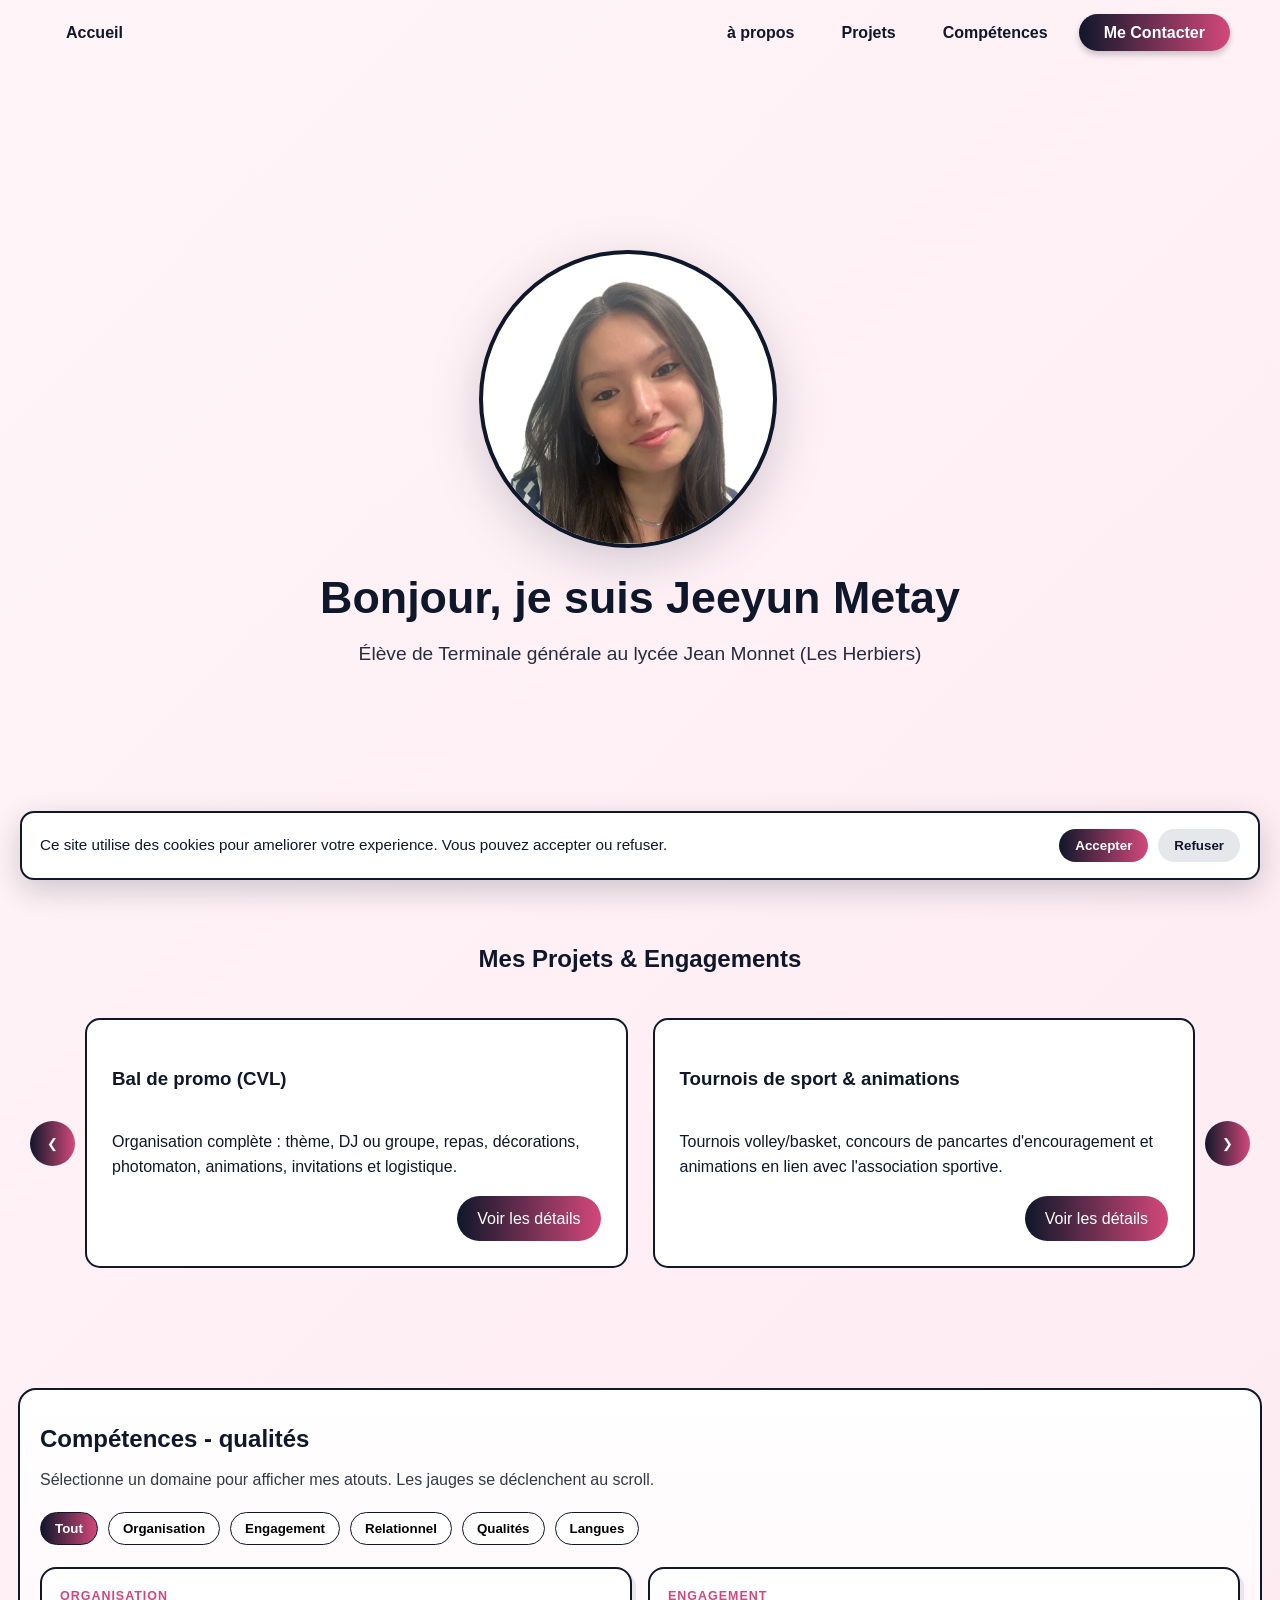
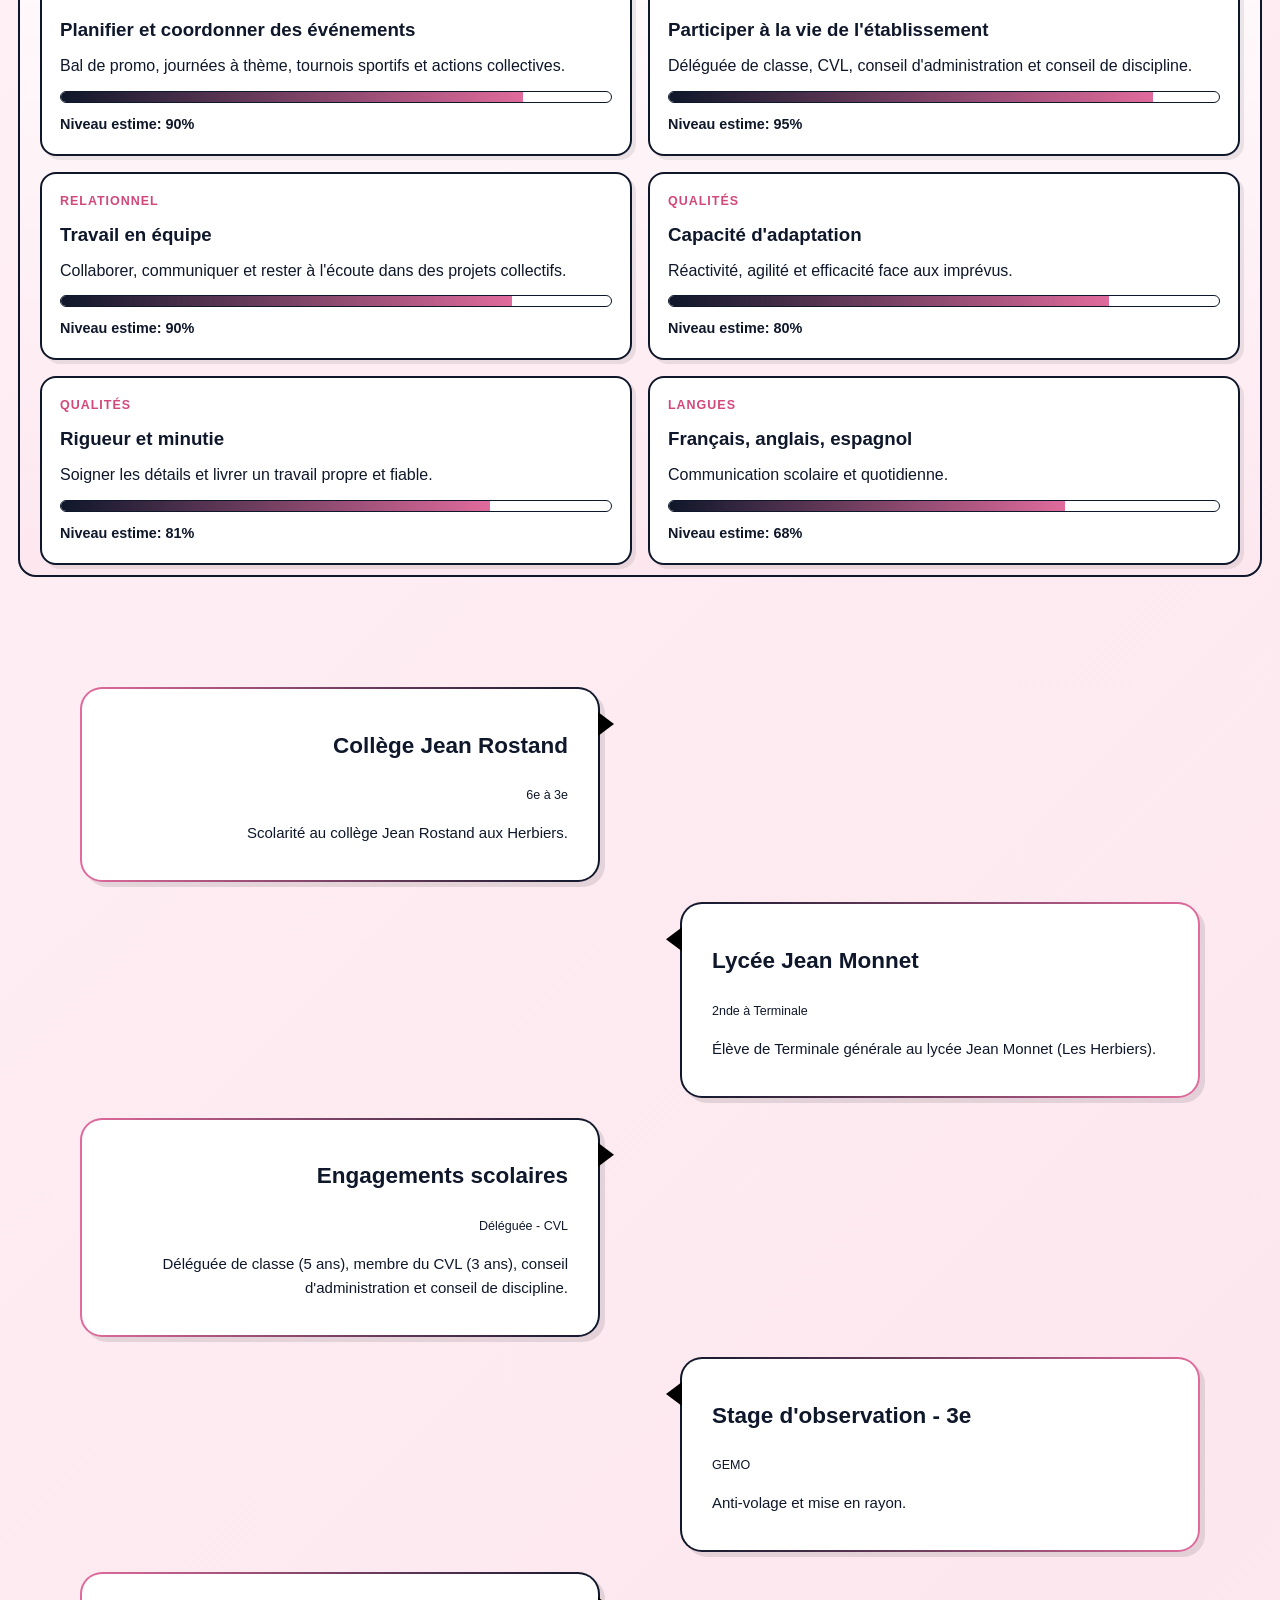
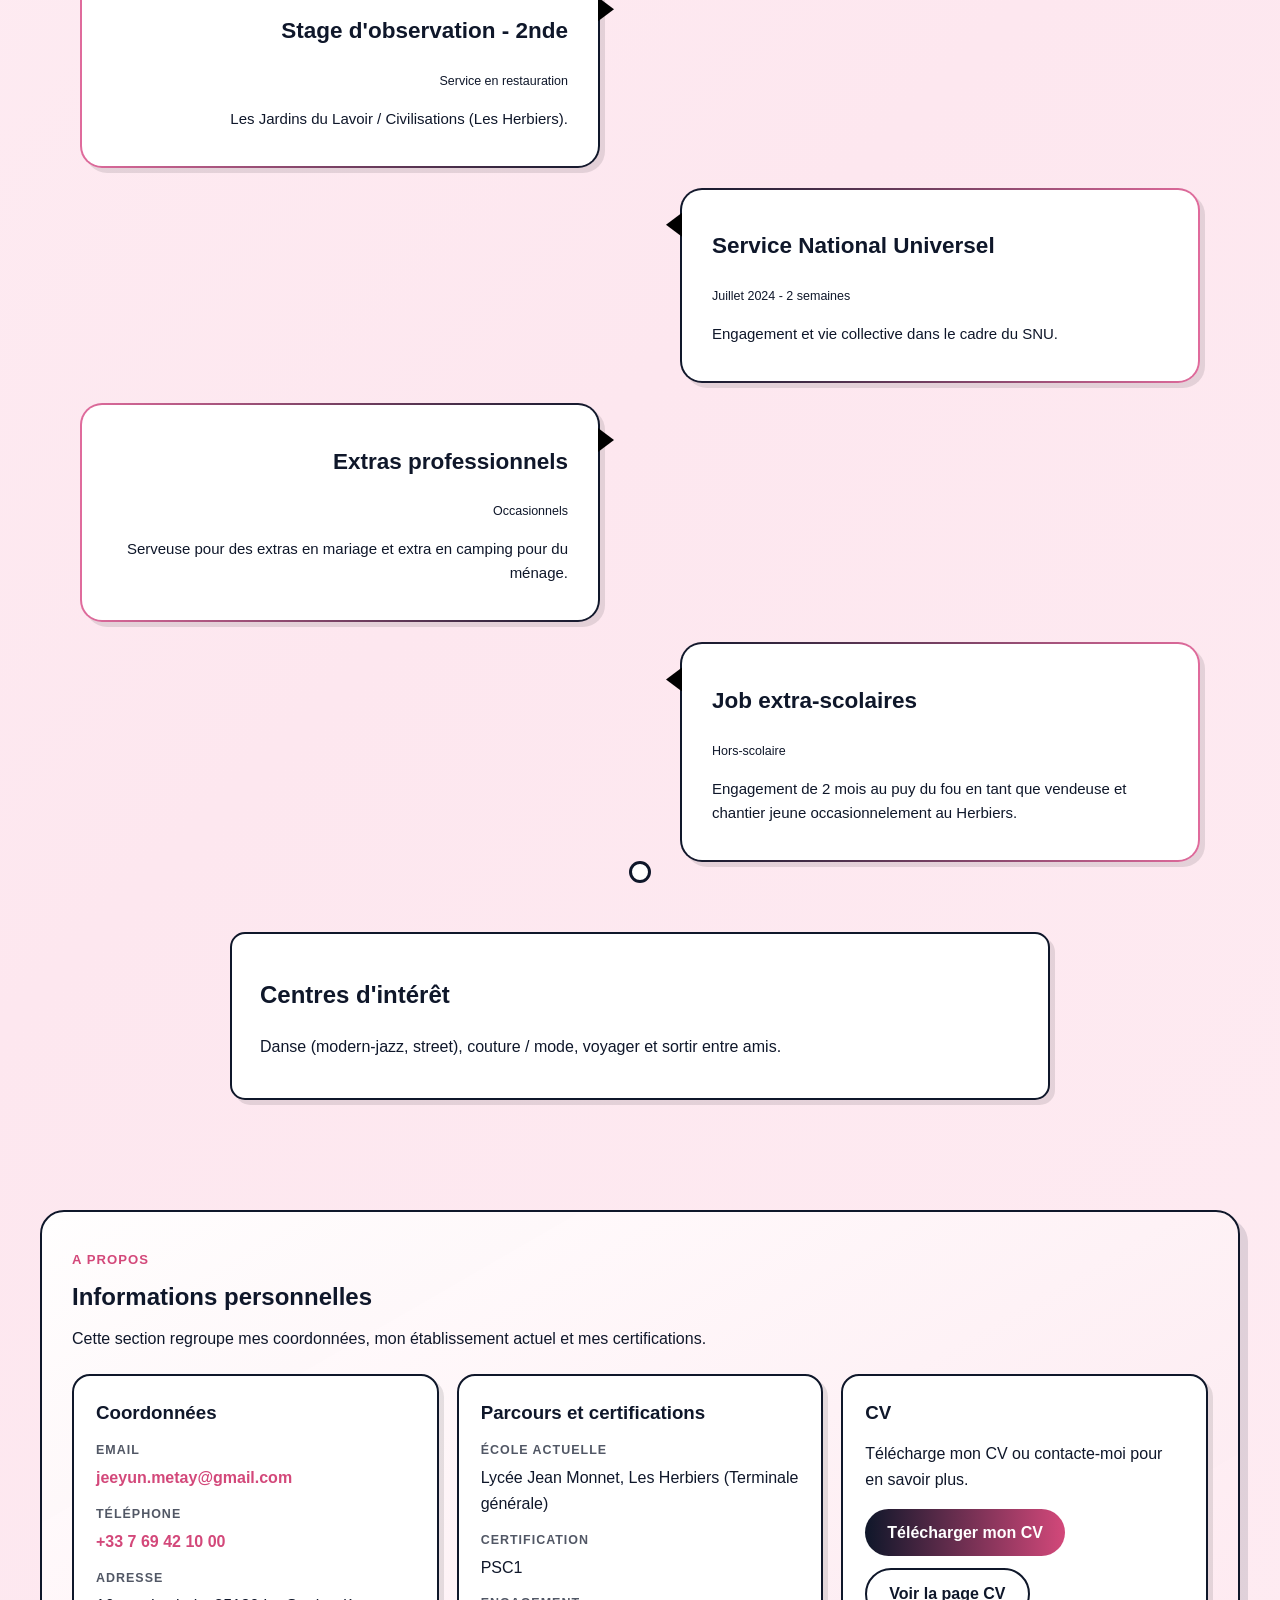
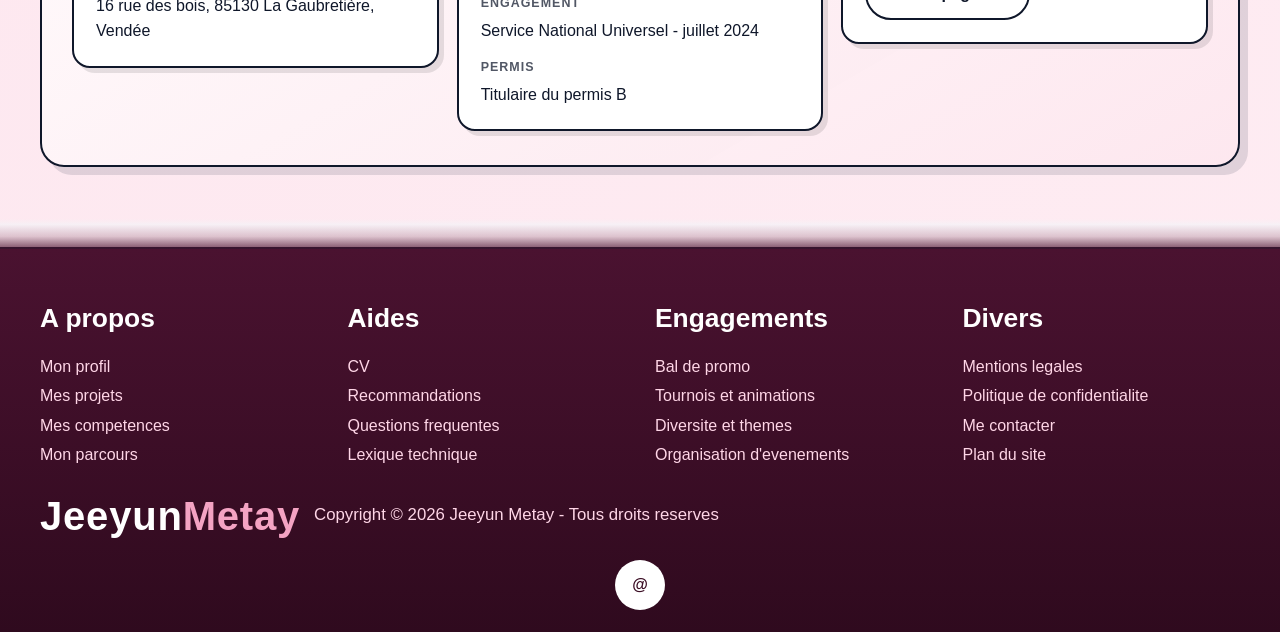
<file: index.html>
<!DOCTYPE html>
<html lang="fr">
<head>
    <meta charset="UTF-8">
    <meta name="viewport" content="width=device-width, initial-scale=1.0">
    <title>Portfolio de Jeeyun METAY</title>
    <link rel="stylesheet" href="style.css">
</head>
<body id="top">
    <header>
        <nav>
            <ul>
                <li class="nav-home-item"><a href="#top" class="nav-link">Accueil</a></li>
                <li><a href="#hero" class="nav-link">à propos</a></li>
                <li><a href="#projects" class="nav-link">Projets</a></li>
                <li><a href="#skills" class="nav-link">Compétences</a></li>
                <li><a href="contact.html" class="btn-contact">Me Contacter</a></li>
            </ul>
        </nav>
    </header>

    <section id="hero">
        <img src="image/jeeyun-portrait.png" alt="Portrait de Jeeyun Metay" class="hero-portrait">
        <h1>Bonjour, je suis Jeeyun Metay</h1>
        <p>Élève de Terminale générale au lycée Jean Monnet (Les Herbiers)</p>
    </section>

    <section id="projects">
        <h2>Mes Projets &amp; Engagements</h2>

        <div class="slider-container">
            <button class="prev-btn" onclick="moveSlider(-1)">&#10094;</button>

            <div class="project-window">
                <div class="project-grid" id="slider">
                    <div class="project-card">
                        <div class="project-content">
                            <h3>Bal de promo (CVL)</h3>
                            <p>Organisation complète : thème, DJ ou groupe, repas, décorations, photomaton, animations, invitations et logistique.</p>
                            <a href="projet/projets/baldepromo.html" class="btn-more">Voir les détails</a>
                        </div>
                    </div>

                    <div class="project-card">
                        <div class="project-content">
                            <h3>Tournois de sport &amp; animations</h3>
                            <p>Tournois volley/basket, concours de pancartes d'encouragement et animations en lien avec l'association sportive.</p>
                            <a href="projet/projets/tournois-animations.html" class="btn-more">Voir les détails</a>
                        </div>
                    </div>
                    <div class="project-card">
                        <div class="project-content">
                            <h3>Semaine de la diversité &amp; journées à thème</h3>
                            <p>Actions collectives, journées déguisées et projets portés par le Conseil de Vie Lycéenne.</p>
                            <a href="projet/projets/diversite-theme.html" class="btn-more">Voir les détails</a>
                        </div>
                    </div>
                    <div class="project-card">
                        <div class="project-content">
                            <h3>Organisation d'événements</h3>
                            <p>Anniversaires surprises, vacances en camping entre amis et journées plage pour une dizaine de personnes.</p>
                            <a href="projet/projets/organisation-evenements.html" class="btn-more">Voir les détails</a>
                        </div>
                    </div>
                </div>
            </div>

            <button class="next-btn" onclick="moveSlider(1)">&#10095;</button>
        </div>
    </section>

    <section id="skills" class="skills-section">
        <div class="skills-intro">
            <h2>Compétences - qualités</h2>
            <p>Sélectionne un domaine pour afficher mes atouts. Les jauges se déclenchent au scroll.</p>
        </div>

        <div class="skills-filters" role="tablist" aria-label="Filtres de competences">
            <button class="skills-filter is-active" data-filter="all" type="button">Tout</button>
            <button class="skills-filter" data-filter="organisation" type="button">Organisation</button>
            <button class="skills-filter" data-filter="engagement" type="button">Engagement</button>
            <button class="skills-filter" data-filter="relationnel" type="button">Relationnel</button>
            <button class="skills-filter" data-filter="qualites" type="button">Qualités</button>
            <button class="skills-filter" data-filter="langues" type="button">Langues</button>
        </div>

        <div class="skills-grid">
            <article class="skill-card" data-domain="organisation" data-level="84">
                <p class="skill-domain">Organisation</p>
                <h3>Planifier et coordonner des événements</h3>
                <p class="skill-text">Bal de promo, journées à thème, tournois sportifs et actions collectives.</p>
                <div class="skill-bar"><span></span></div>
                <p class="skill-score">Niveau estime: 90%</p>
            </article>

            <article class="skill-card" data-domain="engagement" data-level="88">
                <p class="skill-domain">Engagement</p>
                <h3>Participer à la vie de l'établissement</h3>
                <p class="skill-text">Déléguée de classe, CVL, conseil d'administration et conseil de discipline.</p>
                <div class="skill-bar"><span></span></div>
                <p class="skill-score">Niveau estime: 95%</p>
            </article>

            <article class="skill-card" data-domain="relationnel" data-level="82">
                <p class="skill-domain">Relationnel</p>
                <h3>Travail en équipe</h3>
                <p class="skill-text">Collaborer, communiquer et rester à l'écoute dans des projets collectifs.</p>
                <div class="skill-bar"><span></span></div>
                <p class="skill-score">Niveau estime: 90%</p>
            </article>

            <article class="skill-card" data-domain="qualites" data-level="80">
                <p class="skill-domain">Qualités</p>
                <h3>Capacité d'adaptation</h3>
                <p class="skill-text">Réactivité, agilité et efficacité face aux imprévus.</p>
                <div class="skill-bar"><span></span></div>
                <p class="skill-score">Niveau estime: 80%</p>
            </article>

            <article class="skill-card" data-domain="qualites" data-level="78">
                <p class="skill-domain">Qualités</p>
                <h3>Rigueur et minutie</h3>
                <p class="skill-text">Soigner les détails et livrer un travail propre et fiable.</p>
                <div class="skill-bar"><span></span></div>
                <p class="skill-score">Niveau estime: 81%</p>
            </article>

            <article class="skill-card" data-domain="langues" data-level="72">
                <p class="skill-domain">Langues</p>
                <h3>Français, anglais, espagnol</h3>
                <p class="skill-text">Communication scolaire et quotidienne.</p>
                <div class="skill-bar"><span></span></div>
                <p class="skill-score">Niveau estime: 68%</p>
            </article>
        </div>
    </section>

    <div class="timeline" id="timeline">
        <div class="container left-container">
            <div class="texte-box" data-url="#">
                <h2>Collège Jean Rostand</h2>
                <small>6e à 3e</small>
                <p>Scolarité au collège Jean Rostand aux Herbiers.</p>
                <span></span>
            </div>
        </div>

        <div class="container right-container">
            <div class="texte-box" data-url="#">
                <h2>Lycée Jean Monnet</h2>
                <small>2nde à Terminale</small>
                <p>Élève de Terminale générale au lycée Jean Monnet (Les Herbiers).</p>
                <span></span>
            </div>
        </div>

        <div class="container left-container">
            <div class="texte-box" data-url="#">
                <h2>Engagements scolaires</h2>
                <small>Déléguée - CVL</small>
                <p>Déléguée de classe (5 ans), membre du CVL (3 ans), conseil d'administration et conseil de discipline.</p>
                <span></span>
            </div>
        </div>

        <div class="container right-container">
            <div class="texte-box" data-url="#">
                <h2>Stage d'observation - 3e</h2>
                <small>GEMO</small>
                <p>Anti-volage et mise en rayon.</p>
                <span></span>
            </div>
        </div>

        <div class="container left-container">
            <div class="texte-box" data-url="#">
                <h2>Stage d'observation - 2nde</h2>
                <small>Service en restauration</small>
                <p>Les Jardins du Lavoir / Civilisations (Les Herbiers).</p>
                <span></span>
            </div>
        </div>

        <div class="container right-container">
            <div class="texte-box" data-url="#">
                <h2>Service National Universel</h2>
                <small>Juillet 2024 - 2 semaines</small>
                <p>Engagement et vie collective dans le cadre du SNU.</p>
                <span></span>
            </div>
        </div>

        <div class="container left-container">
            <div class="texte-box" data-url="#">
                <h2>Extras professionnels</h2>
                <small>Occasionnels</small>
                <p>Serveuse pour des extras en mariage et extra en camping pour du ménage.</p>
                <span></span>
            </div>
        </div>

              <div class="container right-container">
            <div class="texte-box" data-url="#">
                <h2>Job extra-scolaires</h2>
                <small>Hors-scolaire</small>
                <p>Engagement de 2 mois au puy du fou en tant que vendeuse et chantier jeune occasionnelement au Herbiers.</p>
                <span></span>
            </div>
        </div>

        <div class="container future-container">
            <div class="future-box" data-url="#">
                <h2>Centres d'intérêt</h2>
                <p>Danse (modern-jazz, street), couture / mode, voyager et sortir entre amis.</p>
            </div>
        </div>
    </div>

    <section class="about-contact-section" id="about-contact">
        <div class="about-contact-inner">
            <p class="about-contact-tag">A propos</p>
            <h2>Informations personnelles</h2>
            <p class="about-contact-intro">
                Cette section regroupe mes coordonnées, mon établissement actuel et mes certifications.
            </p>

            <div class="about-contact-grid">
                <article class="about-card">
                    <h3>Coordonnées</h3>
                    <ul class="about-list">
                        <li>
                            <span>Email</span>
                            <a href="mailto:jeeyun.metay@gmail.com">jeeyun.metay@gmail.com</a>
                        </li>
                        <li>
                            <span>Téléphone</span>
                            <a href="tel:+33769421000">+33 7 69 42 10 00</a>
                        </li>
                        <li>
                            <span>Adresse</span>
                            <p>16 rue des bois, 85130 La Gaubretière, Vendée</p>
                        </li>
                    </ul>
                </article>

                <article class="about-card">
                    <h3>Parcours et certifications</h3>
                    <ul class="about-list">
                        <li>
                            <span>École actuelle</span>
                            <p>Lycée Jean Monnet, Les Herbiers (Terminale générale)</p>
                        </li>
                        <li>
                            <span>Certification</span>
                            <p>PSC1</p>
                        </li>
                        <li>
                            <span>Engagement</span>
                            <p>Service National Universel - juillet 2024</p>
                        </li>
                        <li>
                            <span>Permis</span>
                            <p>Titulaire du permis B</p>
                        </li>
                    </ul>
                </article>

                <article class="about-card about-card-actions">
                    <h3>CV</h3>
                    <p>
                        Télécharge mon CV ou contacte-moi pour en savoir plus.
                    </p>
                    <div class="about-actions">
                        <a href="projet/CV-Jeeyun%20METAY.pdf" class="about-btn" download>Télécharger mon CV</a>
                        <a href="projet/cv.html" class="about-btn about-btn-secondary">Voir la page CV</a>
                    </div>
                </article>
            </div>
        </div>
    </section>

    <footer class="site-footer" id="contact">
        <div class="footer-inner">
            <div class="footer-grid">
                <div class="footer-col">
                    <h3>A propos</h3>
                    <a href="#hero">Mon profil</a>
                    <a href="#projects">Mes projets</a>
                    <a href="#skills">Mes competences</a>
                    <a href="#timeline">Mon parcours</a>
                </div>

                <div class="footer-col">
                    <h3>Aides</h3>
                    <a href="projet/cv.html">CV</a>
                    <a href="#">Recommandations</a>
                    <a href="#">Questions frequentes</a>
                    <a href="#">Lexique technique</a>
                </div>

                <div class="footer-col">
                    <h3>Engagements</h3>
                    <a href="projet/projets/baldepromo.html">Bal de promo</a>
                    <a href="projet/projets/tournois-animations.html">Tournois et animations</a>
                    <a href="projet/projets/diversite-theme.html">Diversite et themes</a>
                    <a href="projet/projets/organisation-evenements.html">Organisation d'evenements</a>
                </div>

                <div class="footer-col">
                    <h3>Divers</h3>
                    <a href="#">Mentions legales</a>
                    <a href="#">Politique de confidentialite</a>
                    <a href="contact.html">Me contacter</a>
                    <a href="#">Plan du site</a>
                </div>
            </div>

            <div class="footer-brand-line">
                <p class="footer-brand">Jeeyun<span>Metay</span></p>
                <p class="footer-copy">Copyright © 2026 Jeeyun Metay - Tous droits reserves</p>
            </div>

            <div class="footer-socials" aria-label="Reseaux sociaux">
                <a href="mailto:jeeyun.metay@gmail.com" aria-label="Email">@</a>
            </div>
        </div>
    </footer>

    <aside class="cookie-banner" id="cookieBanner" role="dialog" aria-live="polite" aria-label="Consentement cookies">
        <p>
            Ce site utilise des cookies pour ameliorer votre experience. Vous pouvez accepter ou refuser.
        </p>
        <div class="cookie-actions">
            <button type="button" class="cookie-btn cookie-btn-accept" id="cookieAcceptBtn">Accepter</button>
            <button type="button" class="cookie-btn cookie-btn-refuse" id="cookieRefuseBtn">Refuser</button>
        </div>
    </aside>

    <script src="main.js"></script>
</body>
</html>
</file>
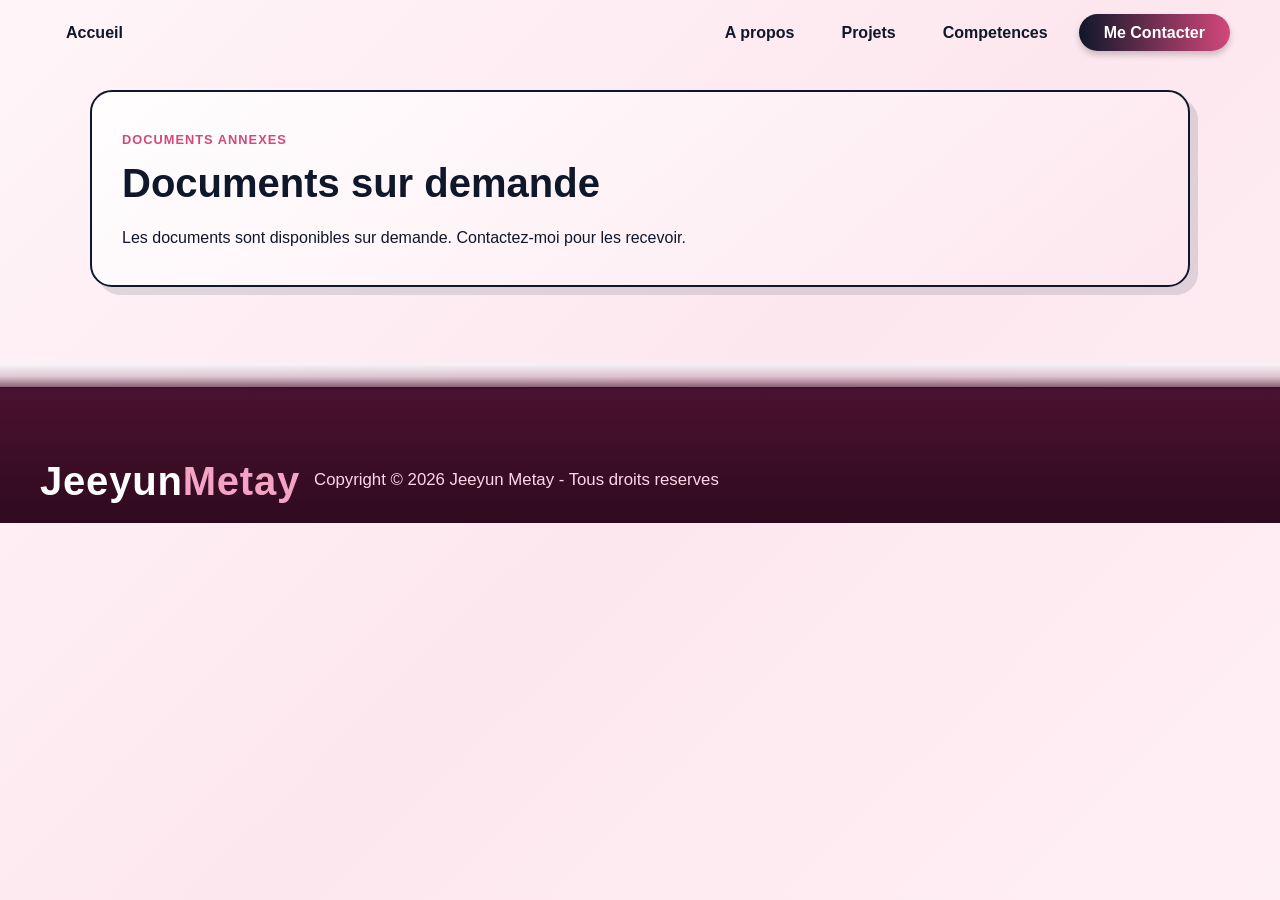
<file: annexes.html>
<!DOCTYPE html>
<html lang="fr">
<head>
    <meta charset="UTF-8">
    <meta name="viewport" content="width=device-width, initial-scale=1.0">
    <title>Annexes - Jeeyun METAY</title>
    <link rel="stylesheet" href="style.css">
</head>
<body class="annexes-page">
    <header>
        <nav>
            <ul>
                <li class="nav-home-item"><a href="index.html" class="nav-link">Accueil</a></li>
                <li><a href="index.html#about-contact" class="nav-link">A propos</a></li>
                <li><a href="index.html#projects" class="nav-link">Projets</a></li>
                <li><a href="index.html#skills" class="nav-link">Competences</a></li>
                <li><a href="contact.html" class="btn-contact">Me Contacter</a></li>
            </ul>
        </nav>
    </header>

    <main class="annexes-main">
        <section class="annexes-hero">
            <p class="annexes-tag">Documents Annexes</p>
            <h1>Documents sur demande</h1>
            <p>
                Les documents sont disponibles sur demande. Contactez-moi pour les recevoir.
            </p>
        </section>
    </main>

    <footer class="site-footer">
        <div class="footer-inner">
            <div class="footer-brand-line">
                <p class="footer-brand">Jeeyun<span>Metay</span></p>
                <p class="footer-copy">Copyright © 2026 Jeeyun Metay - Tous droits reserves</p>
            </div>
        </div>
    </footer>
</body>
</html>
</file>
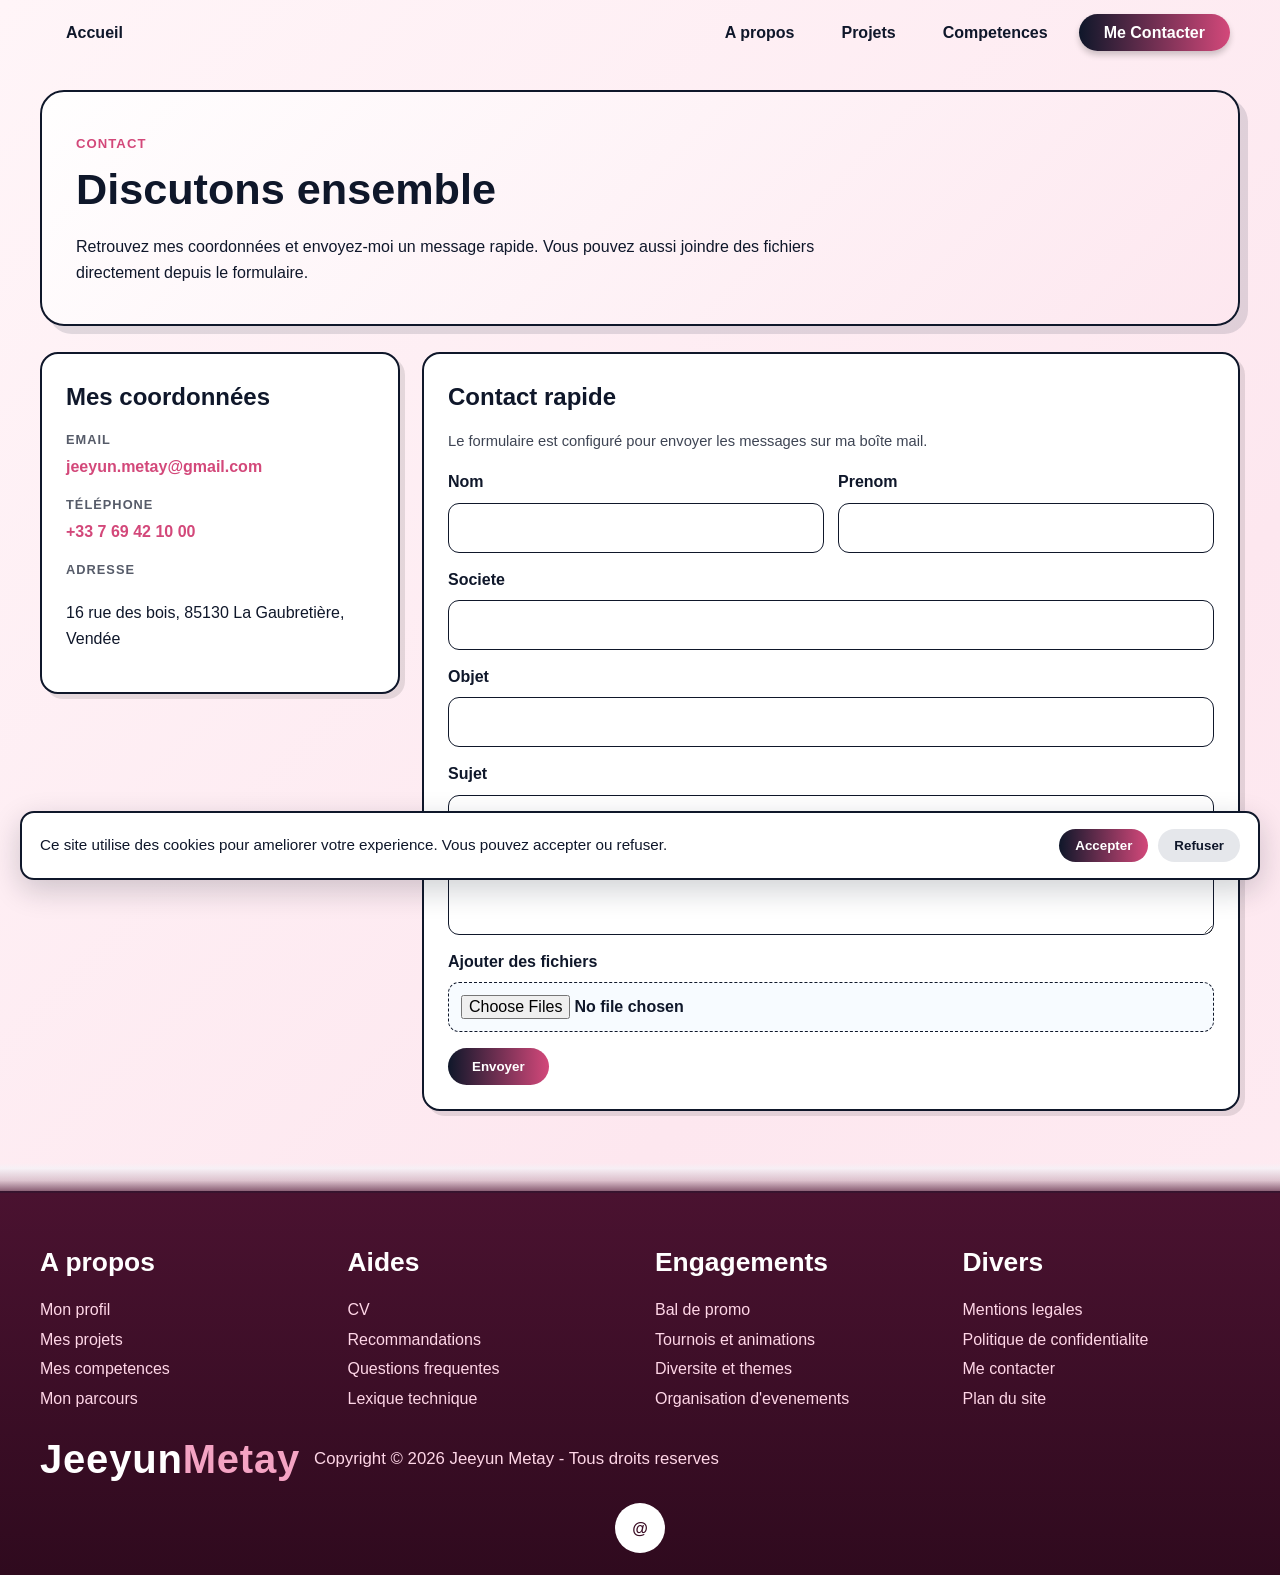
<file: contact.html>
<!DOCTYPE html>
<html lang="fr">
<head>
    <meta charset="UTF-8">
    <meta name="viewport" content="width=device-width, initial-scale=1.0">
    <title>Contact - Jeeyun METAY</title>
    <link rel="stylesheet" href="style.css">
</head>
<body class="contact-page">
    <header>
        <nav>
            <ul>
                <li class="nav-home-item"><a href="index.html" class="nav-link">Accueil</a></li>
                <li><a href="index.html#hero" class="nav-link">A propos</a></li>
                <li><a href="index.html#projects" class="nav-link">Projets</a></li>
                <li><a href="index.html#skills" class="nav-link">Competences</a></li>
                <li><a href="#contact-quick" class="btn-contact">Me Contacter</a></li>
            </ul>
        </nav>
    </header>

    <main class="contact-main">
        <section class="contact-hero">
            <p class="contact-tag">Contact</p>
            <h1>Discutons ensemble</h1>
            <p>
                Retrouvez mes coordonnées et envoyez-moi un message rapide.
                Vous pouvez aussi joindre des fichiers directement depuis le formulaire.
            </p>
        </section>

        <section class="contact-grid">
            <article class="contact-card">
                <h2>Mes coordonnées</h2>
                <ul class="contact-list">
                    <li>
                        <span>Email</span>
                        <a href="mailto:jeeyun.metay@gmail.com">jeeyun.metay@gmail.com</a>
                    </li>
                    <li>
                        <span>Téléphone</span>
                        <a href="tel:+33769421000">+33 7 69 42 10 00</a>
                    </li>
                    <li>
                        <span>Adresse</span>
                        <p>16 rue des bois, 85130 La Gaubretière, Vendée</p>
                    </li>
                </ul>
            </article>

            <article class="contact-card" id="contact-quick">
                <h2>Contact rapide</h2>
                <p class="contact-note">
                    Le formulaire est configuré pour envoyer les messages sur ma boîte mail.
                </p>

                <form class="quick-form" action="https://formsubmit.co/jeeyun.metay@gmail.com" method="POST" enctype="multipart/form-data">
                    <input type="hidden" name="_captcha" value="false">
                    <input type="hidden" name="_template" value="table">
                    <input type="hidden" name="_subject" value="Nouveau contact depuis le portfolio">

                    <div class="form-grid">
                        <label class="form-field">
                            Nom
                            <input type="text" name="nom" required>
                        </label>

                        <label class="form-field">
                            Prenom
                            <input type="text" name="prenom" required>
                        </label>

                        <label class="form-field form-field-full">
                            Societe
                            <input type="text" name="societe">
                        </label>

                        <label class="form-field form-field-full">
                            Objet
                            <input type="text" name="objet" required>
                        </label>

                        <label class="form-field form-field-full">
                            Sujet
                            <textarea name="sujet" required></textarea>
                        </label>

                        <label class="form-field form-field-full">
                            Ajouter des fichiers
                            <input type="file" name="attachment" multiple>
                        </label>
                    </div>

                    <button type="submit" class="contact-submit">Envoyer</button>
                </form>
            </article>
        </section>
    </main>

    <footer class="site-footer" id="contact">
        <div class="footer-inner">
            <div class="footer-grid">
                <div class="footer-col">
                    <h3>A propos</h3>
                    <a href="index.html#hero">Mon profil</a>
                    <a href="index.html#projects">Mes projets</a>
                    <a href="index.html#skills">Mes competences</a>
                    <a href="index.html#timeline">Mon parcours</a>
                </div>

                <div class="footer-col">
                    <h3>Aides</h3>
                    <a href="projet/cv.html">CV</a>
                    <a href="#">Recommandations</a>
                    <a href="#">Questions frequentes</a>
                    <a href="#">Lexique technique</a>
                </div>

                <div class="footer-col">
                    <h3>Engagements</h3>
                    <a href="projet/projets/baldepromo.html">Bal de promo</a>
                    <a href="projet/projets/tournois-animations.html">Tournois et animations</a>
                    <a href="projet/projets/diversite-theme.html">Diversite et themes</a>
                    <a href="projet/projets/organisation-evenements.html">Organisation d'evenements</a>
                </div>

                <div class="footer-col">
                    <h3>Divers</h3>
                    <a href="#">Mentions legales</a>
                    <a href="#">Politique de confidentialite</a>
                    <a href="contact.html">Me contacter</a>
                    <a href="#">Plan du site</a>
                </div>
            </div>

            <div class="footer-brand-line">
                <p class="footer-brand">Jeeyun<span>Metay</span></p>
                <p class="footer-copy">Copyright © 2026 Jeeyun Metay - Tous droits reserves</p>
            </div>

            <div class="footer-socials" aria-label="Reseaux sociaux">
                <a href="mailto:jeeyun.metay@gmail.com" aria-label="Email">@</a>
            </div>
        </div>
    </footer>

    <aside class="cookie-banner" id="cookieBanner" role="dialog" aria-live="polite" aria-label="Consentement cookies">
        <p>
            Ce site utilise des cookies pour ameliorer votre experience. Vous pouvez accepter ou refuser.
        </p>
        <div class="cookie-actions">
            <button type="button" class="cookie-btn cookie-btn-accept" id="cookieAcceptBtn">Accepter</button>
            <button type="button" class="cookie-btn cookie-btn-refuse" id="cookieRefuseBtn">Refuser</button>
        </div>
    </aside>

    <script src="main.js"></script>
</body>
</html>
</file>
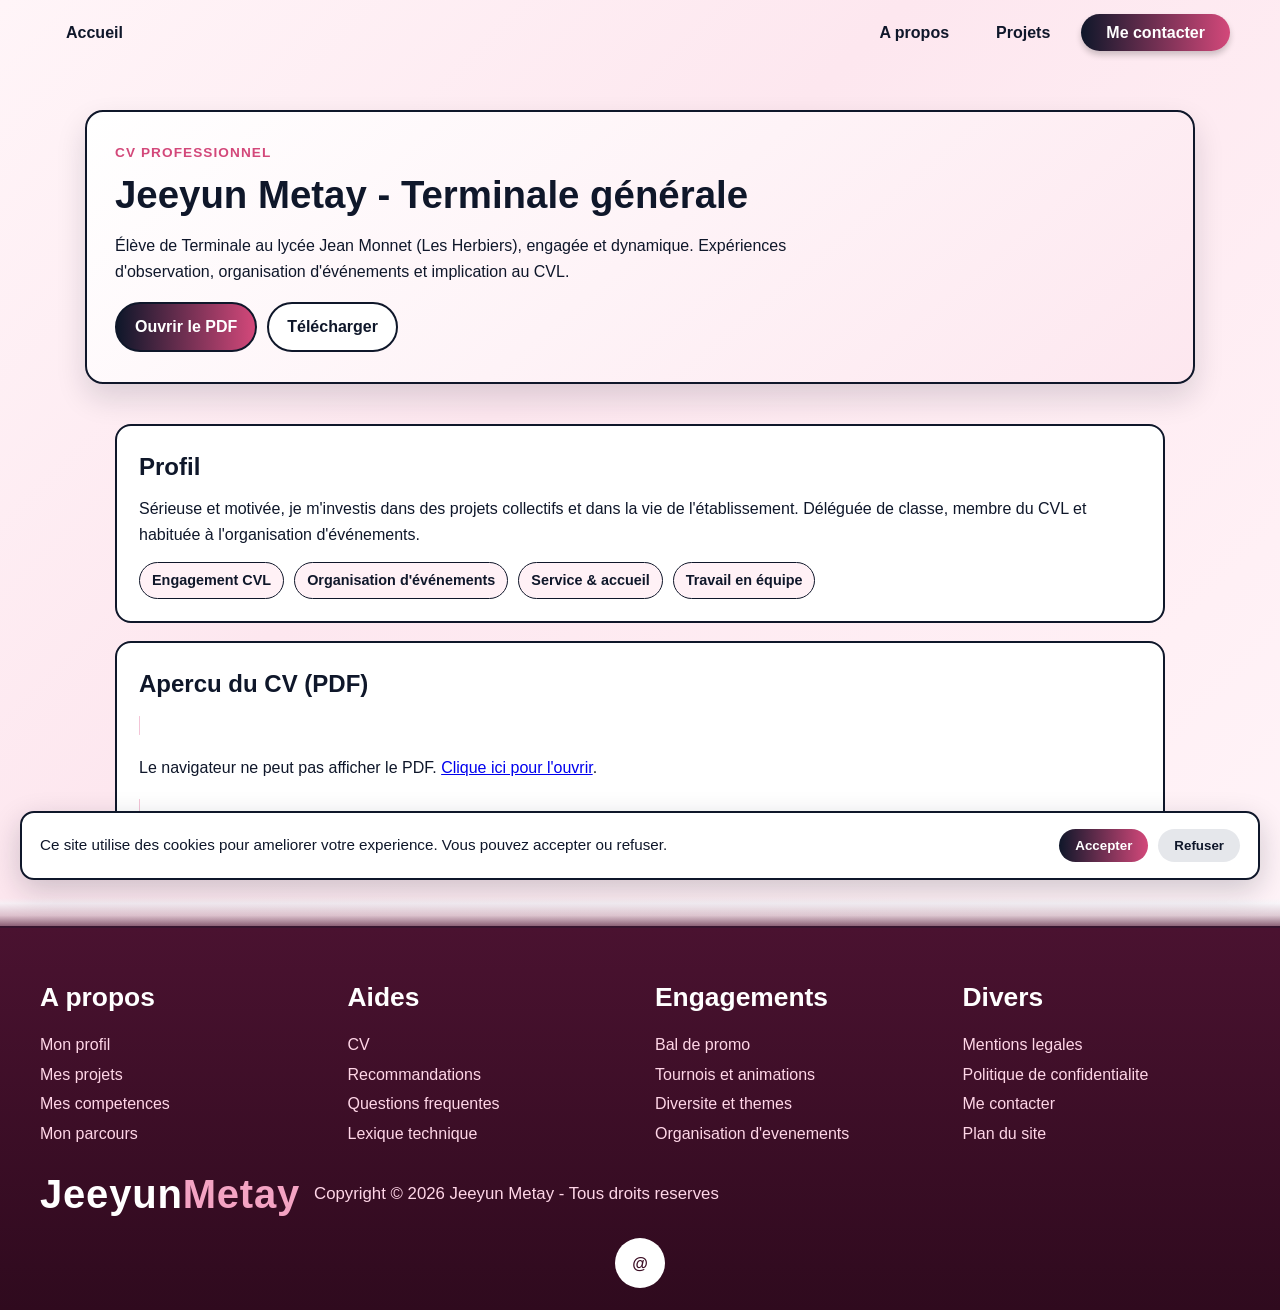
<file: projet/cv.html>
<!DOCTYPE html>
<html lang="fr">
<head>
    <meta charset="UTF-8">
    <meta name="viewport" content="width=device-width, initial-scale=1.0">
    <title>CV - Jeeyun Metay</title>
    <link rel="stylesheet" href="../style.css">
    <link rel="stylesheet" href="./cv.css">
</head>
<body class="cv-page">
    <header>
        <nav>
            <ul>
                <li class="nav-home-item"><a href="../index.html" class="nav-link">Accueil</a></li>
                <li><a href="../index.html#hero" class="nav-link">A propos</a></li>
                <li><a href="../index.html#projects" class="nav-link">Projets</a></li>
                <li><a href="../contact.html" class="btn-contact">Me contacter</a></li>
            </ul>
        </nav>
    </header>

    <section class="cv-hero">
        <div class="cv-hero__inner">
            <p class="cv-tag">CV professionnel</p>
            <h1>Jeeyun Metay - Terminale générale</h1>
            <p>
                Élève de Terminale au lycée Jean Monnet (Les Herbiers), engagée et dynamique.
                Expériences d'observation, organisation d'événements et implication au CVL.
            </p>
            <div class="cv-actions">
                <a class="cv-btn cv-btn-primary" href="./CV-Jeeyun%20METAY.pdf" target="_blank" rel="noopener noreferrer">Ouvrir le PDF</a>
                <a class="cv-btn cv-btn-secondary" href="./CV-Jeeyun%20METAY.pdf" download>Télécharger</a>
            </div>
        </div>
    </section>

    <main class="cv-layout">
        <section class="cv-summary">
            <h2>Profil</h2>
            <p>
                Sérieuse et motivée, je m'investis dans des projets collectifs et dans la vie de l'établissement.
                Déléguée de classe, membre du CVL et habituée à l'organisation d'événements.
            </p>
            <div class="cv-pill-grid">
                <span>Engagement CVL</span>
                <span>Organisation d'événements</span>
                <span>Service &amp; accueil</span>
                <span>Travail en équipe</span>
            </div>
        </section>

        <section class="cv-preview">
            <h2>Apercu du CV (PDF)</h2>
            <object data="./CV-Jeeyun%20METAY.pdf" type="application/pdf" class="cv-pdf-viewer">
                <p>
                    Le navigateur ne peut pas afficher le PDF.
                    <a href="./CV-Jeeyun%20METAY.pdf" target="_blank" rel="noopener noreferrer">Clique ici pour l'ouvrir</a>.
                </p>
            </object>
        </section>
    </main>

    <footer class="site-footer" id="contact">
        <div class="footer-inner">
            <div class="footer-grid">
                <div class="footer-col">
                    <h3>A propos</h3>
                    <a href="../index.html#hero">Mon profil</a>
                    <a href="../index.html#projects">Mes projets</a>
                    <a href="../index.html#skills">Mes competences</a>
                    <a href="../index.html#timeline">Mon parcours</a>
                </div>

                <div class="footer-col">
                    <h3>Aides</h3>
                    <a href="./cv.html">CV</a>
                    <a href="#">Recommandations</a>
                    <a href="#">Questions frequentes</a>
                    <a href="#">Lexique technique</a>
                </div>

                <div class="footer-col">
                    <h3>Engagements</h3>
                    <a href="projets/baldepromo.html">Bal de promo</a>
                    <a href="projets/tournois-animations.html">Tournois et animations</a>
                    <a href="projets/diversite-theme.html">Diversite et themes</a>
                    <a href="projets/organisation-evenements.html">Organisation d'evenements</a>
                </div>

                <div class="footer-col">
                    <h3>Divers</h3>
                    <a href="#">Mentions legales</a>
                    <a href="#">Politique de confidentialite</a>
                    <a href="../contact.html">Me contacter</a>
                    <a href="#">Plan du site</a>
                </div>
            </div>

            <div class="footer-brand-line">
                <p class="footer-brand">Jeeyun<span>Metay</span></p>
                <p class="footer-copy">Copyright © 2026 Jeeyun Metay - Tous droits reserves</p>
            </div>

            <div class="footer-socials" aria-label="Reseaux sociaux">
                <a href="mailto:jeeyun.metay@gmail.com" aria-label="Email">@</a>
            </div>
        </div>
    </footer>

    <aside class="cookie-banner" id="cookieBanner" role="dialog" aria-live="polite" aria-label="Consentement cookies">
        <p>
            Ce site utilise des cookies pour ameliorer votre experience. Vous pouvez accepter ou refuser.
        </p>
        <div class="cookie-actions">
            <button type="button" class="cookie-btn cookie-btn-accept" id="cookieAcceptBtn">Accepter</button>
            <button type="button" class="cookie-btn cookie-btn-refuse" id="cookieRefuseBtn">Refuser</button>
        </div>
    </aside>

    <script src="../main.js"></script>
</body>
</html>
</file>
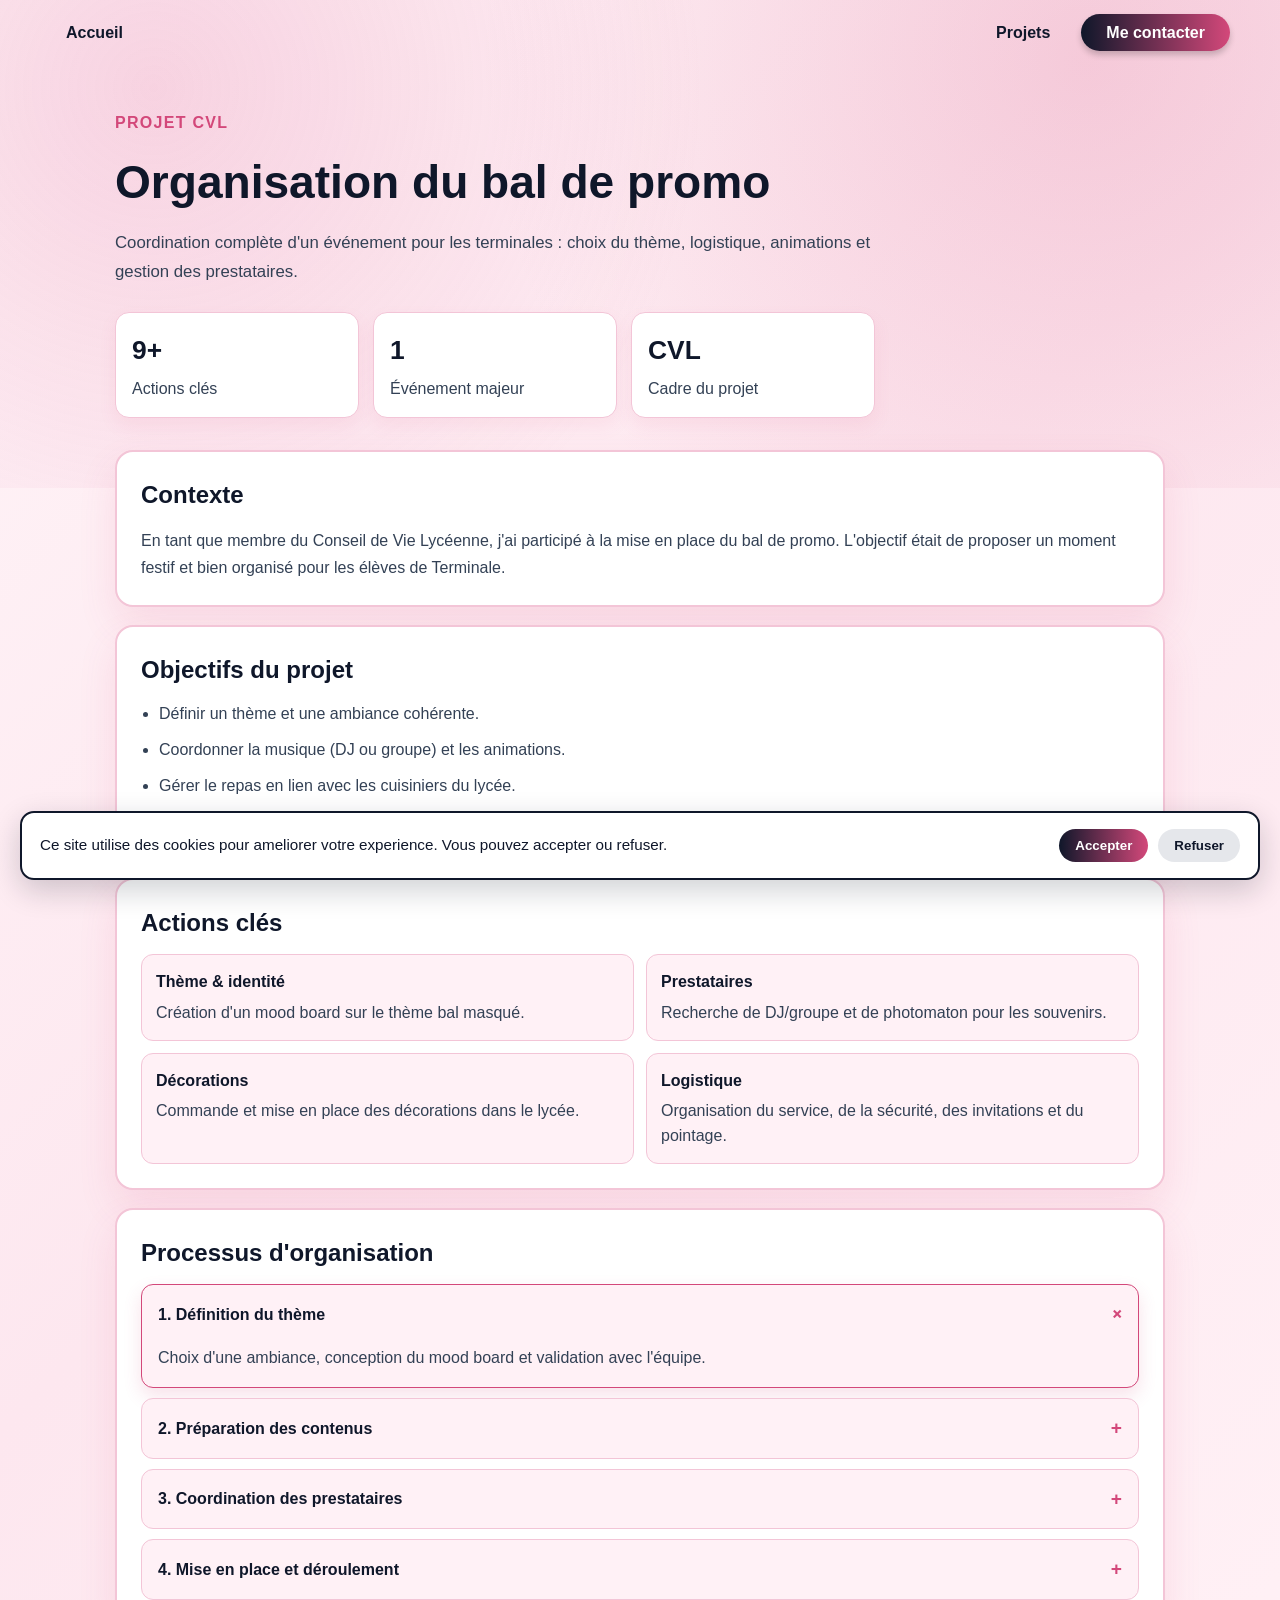
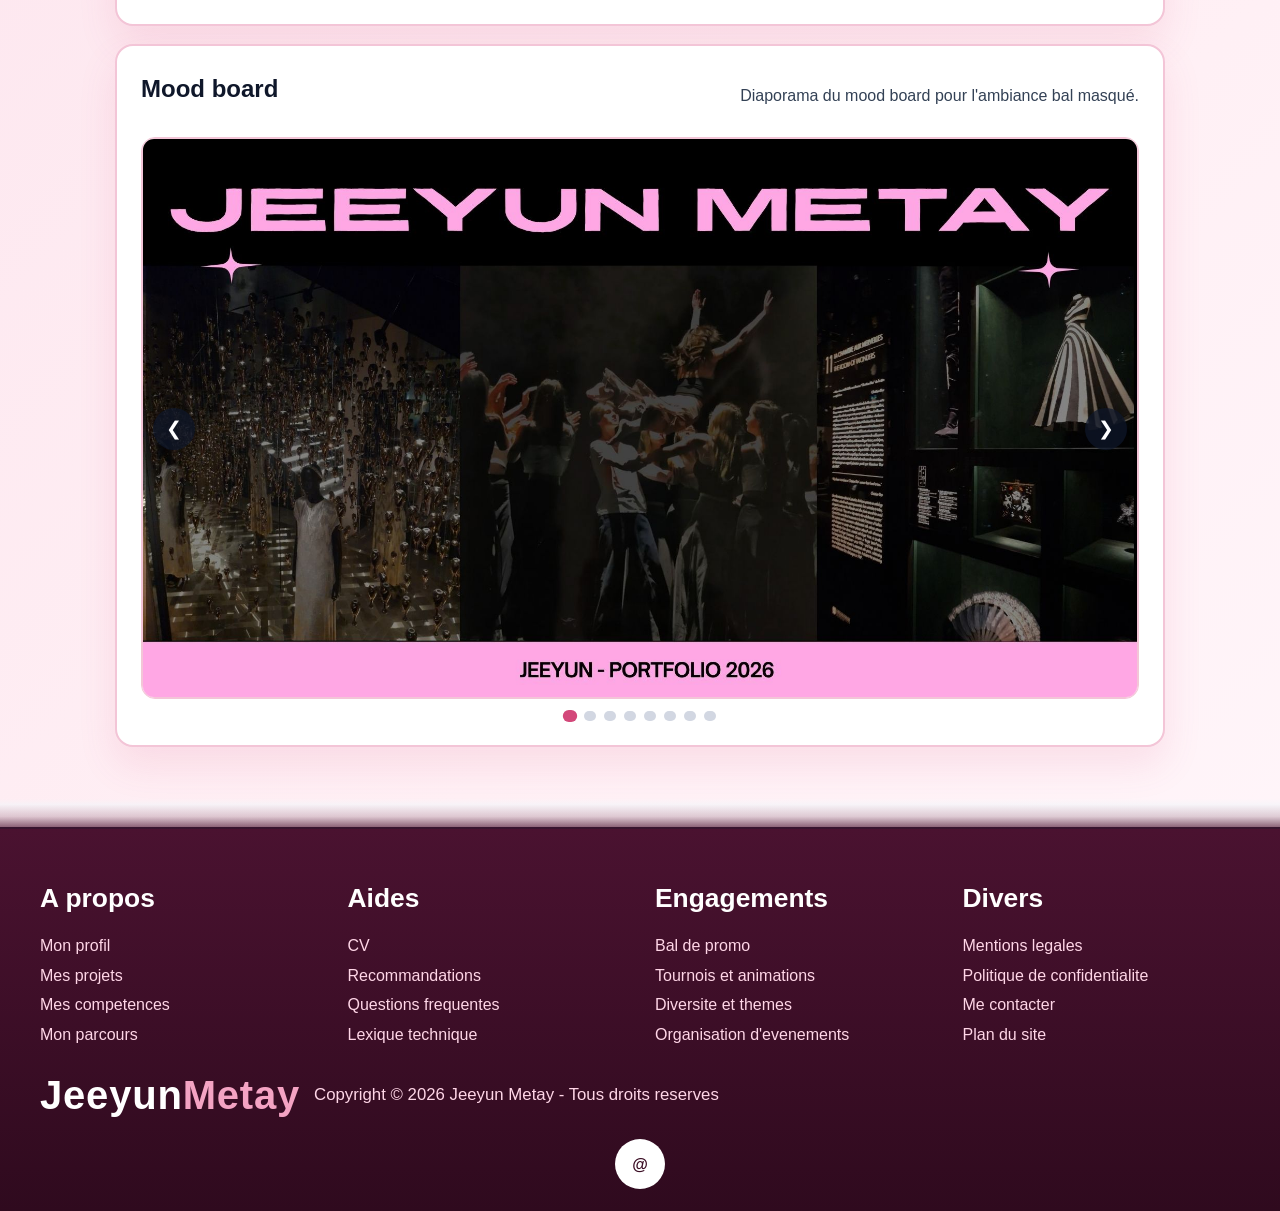
<file: projet/projets/baldepromo.html>
<!DOCTYPE html>
<html lang="fr">
<head>
    <meta charset="UTF-8">
    <meta name="viewport" content="width=device-width, initial-scale=1.0">
    <title>Bal de promo - Jeeyun Metay</title>
    <link rel="stylesheet" href="../../style.css">
    <link rel="stylesheet" href="./style.css">
</head>
<body class="simracing-page">
    <header>
        <nav>
            <ul>
                <li class="nav-home-item"><a href="../../index.html#top" class="nav-link">Accueil</a></li>
                <li><a href="../../index.html#projects" class="nav-link">Projets</a></li>
                <li><a href="mailto:jeeyun.metay@gmail.com" class="btn-contact">Me contacter</a></li>
            </ul>
        </nav>
    </header>

    <section class="sim-hero">
        <div class="sim-hero__content">
            <p class="sim-kicker">Projet CVL</p>
            <h1>Organisation du bal de promo</h1>
            <p class="sim-intro">
                Coordination complète d'un événement pour les terminales : choix du thème, logistique,
                animations et gestion des prestataires.
            </p>
            <div class="sim-hero__stats">
                <article>
                    <h2>9+</h2>
                    <p>Actions clés</p>
                </article>
                <article>
                    <h2>1</h2>
                    <p>Événement majeur</p>
                </article>
                <article>
                    <h2>CVL</h2>
                    <p>Cadre du projet</p>
                </article>
            </div>
        </div>
    </section>

    <main class="sim-layout">
        <section class="sim-card">
            <h2>Contexte</h2>
            <p>
                En tant que membre du Conseil de Vie Lycéenne, j'ai participé à la mise en place du bal de promo.
                L'objectif était de proposer un moment festif et bien organisé pour les élèves de Terminale.
            </p>
        </section>

        <section class="sim-card">
            <h2>Objectifs du projet</h2>
            <ul class="sim-list">
                <li>Définir un thème et une ambiance cohérente.</li>
                <li>Coordonner la musique (DJ ou groupe) et les animations.</li>
                <li>Gérer le repas en lien avec les cuisiniers du lycée.</li>
                <li>Assurer la logistique (décorations, invitations, personnel).</li>
            </ul>
        </section>

        <section class="sim-card">
            <h2>Actions clés</h2>
            <div class="sim-tech-grid">
                <article>
                    <h3>Thème &amp; identité</h3>
                    <p>Création d'un mood board sur le thème bal masqué.</p>
                </article>
                <article>
                    <h3>Prestataires</h3>
                    <p>Recherche de DJ/groupe et de photomaton pour les souvenirs.</p>
                </article>
                <article>
                    <h3>Décorations</h3>
                    <p>Commande et mise en place des décorations dans le lycée.</p>
                </article>
                <article>
                    <h3>Logistique</h3>
                    <p>Organisation du service, de la sécurité, des invitations et du pointage.</p>
                </article>
            </div>
        </section>

        <section class="sim-card">
            <h2>Processus d'organisation</h2>
            <div class="sim-accordion">
                <details open>
                    <summary>1. Définition du thème</summary>
                    <p>
                        Choix d'une ambiance, conception du mood board et validation avec l'équipe.
                    </p>
                </details>
                <details>
                    <summary>2. Préparation des contenus</summary>
                    <p>
                        Invitations, affiches et planification des animations pour la soirée.
                    </p>
                </details>
                <details>
                    <summary>3. Coordination des prestataires</summary>
                    <p>
                        DJ ou groupe, repas, photomaton et suivi des commandes.
                    </p>
                </details>
                <details>
                    <summary>4. Mise en place et déroulement</summary>
                    <p>
                        Décorations, accueil, sécurité, gestion du service et bon déroulement de la soirée.
                    </p>
                </details>
            </div>
        </section>

        <section class="sim-card">
            <div class="sim-gallery-head">
                <h2>Mood board</h2>
                <p class="sim-gallery-note">Diaporama du mood board pour l'ambiance bal masqué.</p>
            </div>
            <div class="sim-slideshow" id="moodboardSlider" aria-label="Diaporama mood board bal de promo">
                <div class="sim-slides">
                    <button class="sim-slide sim-photo sim-photo--image is-active" type="button" data-full="../../image/moodboard-bal-de-promo/1.jpg" data-caption="Mood board — image 1">
                        <img src="../../image/moodboard-bal-de-promo/1.jpg" alt="Mood board bal de promo image 1" loading="lazy" decoding="async">
                    </button>
                    <button class="sim-slide sim-photo sim-photo--image" type="button" data-full="../../image/moodboard-bal-de-promo/2.jpg" data-caption="Mood board — image 2">
                        <img src="../../image/moodboard-bal-de-promo/2.jpg" alt="Mood board bal de promo image 2" loading="lazy" decoding="async">
                    </button>
                    <button class="sim-slide sim-photo sim-photo--image" type="button" data-full="../../image/moodboard-bal-de-promo/3.jpg" data-caption="Mood board — image 3">
                        <img src="../../image/moodboard-bal-de-promo/3.jpg" alt="Mood board bal de promo image 3" loading="lazy" decoding="async">
                    </button>
                    <button class="sim-slide sim-photo sim-photo--image" type="button" data-full="../../image/moodboard-bal-de-promo/4.jpg" data-caption="Mood board — image 4">
                        <img src="../../image/moodboard-bal-de-promo/4.jpg" alt="Mood board bal de promo image 4" loading="lazy" decoding="async">
                    </button>
                    <button class="sim-slide sim-photo sim-photo--image" type="button" data-full="../../image/moodboard-bal-de-promo/5.jpg" data-caption="Mood board — image 5">
                        <img src="../../image/moodboard-bal-de-promo/5.jpg" alt="Mood board bal de promo image 5" loading="lazy" decoding="async">
                    </button>
                    <button class="sim-slide sim-photo sim-photo--image" type="button" data-full="../../image/moodboard-bal-de-promo/6.jpg" data-caption="Mood board — image 6">
                        <img src="../../image/moodboard-bal-de-promo/6.jpg" alt="Mood board bal de promo image 6" loading="lazy" decoding="async">
                    </button>
                    <button class="sim-slide sim-photo sim-photo--image" type="button" data-full="../../image/moodboard-bal-de-promo/7.jpg" data-caption="Mood board — image 7">
                        <img src="../../image/moodboard-bal-de-promo/7.jpg" alt="Mood board bal de promo image 7" loading="lazy" decoding="async">
                    </button>
                    <button class="sim-slide sim-photo sim-photo--image" type="button" data-full="../../image/moodboard-bal-de-promo/8.jpg" data-caption="Mood board — image 8">
                        <img src="../../image/moodboard-bal-de-promo/8.jpg" alt="Mood board bal de promo image 8" loading="lazy" decoding="async">
                    </button>
                </div>

                <div class="sim-slideshow-controls">
                    <button type="button" class="sim-slide-btn sim-slide-btn--prev" id="moodboardPrev" aria-label="Image precedente">&#10094;</button>
                    <button type="button" class="sim-slide-btn sim-slide-btn--next" id="moodboardNext" aria-label="Image suivante">&#10095;</button>
                </div>

                <div class="sim-slide-dots" id="moodboardDots" aria-label="Navigation du diaporama"></div>
            </div>
        </section>

    </main>

    <div class="sim-lightbox" id="simLightbox" aria-hidden="true">
        <div class="sim-lightbox__panel">
            <button id="lightboxClose" type="button" aria-label="Fermer">×</button>
            <div class="sim-lightbox__media" id="lightboxMedia"></div>
            <p id="lightboxCaption"></p>
        </div>
    </div>

    <footer class="site-footer" id="contact">
        <div class="footer-inner">
            <div class="footer-grid">
                <div class="footer-col">
                    <h3>A propos</h3>
                    <a href="../../index.html#hero">Mon profil</a>
                    <a href="../../index.html#projects">Mes projets</a>
                    <a href="../../index.html#skills">Mes competences</a>
                    <a href="../../index.html#timeline">Mon parcours</a>
                </div>

                <div class="footer-col">
                    <h3>Aides</h3>
                    <a href="../../projet/cv.html">CV</a>
                    <a href="#">Recommandations</a>
                    <a href="#">Questions frequentes</a>
                    <a href="#">Lexique technique</a>
                </div>

                <div class="footer-col">
                    <h3>Engagements</h3>
                    <a href="baldepromo.html">Bal de promo</a>
                    <a href="tournois-animations.html">Tournois et animations</a>
                    <a href="diversite-theme.html">Diversite et themes</a>
                    <a href="organisation-evenements.html">Organisation d'evenements</a>
                </div>

                <div class="footer-col">
                    <h3>Divers</h3>
                    <a href="#">Mentions legales</a>
                    <a href="#">Politique de confidentialite</a>
                    <a href="#">Me contacter</a>
                    <a href="#">Plan du site</a>
                </div>
            </div>

            <div class="footer-brand-line">
                <p class="footer-brand">Jeeyun<span>Metay</span></p>
                <p class="footer-copy">Copyright © 2026 Jeeyun Metay - Tous droits reserves</p>
            </div>

            <div class="footer-socials" aria-label="Reseaux sociaux">
                <a href="mailto:jeeyun.metay@gmail.com" aria-label="Email">@</a>
            </div>
        </div>
    </footer>

    <aside class="cookie-banner" id="cookieBanner" role="dialog" aria-live="polite" aria-label="Consentement cookies">
        <p>
            Ce site utilise des cookies pour ameliorer votre experience. Vous pouvez accepter ou refuser.
        </p>
        <div class="cookie-actions">
            <button type="button" class="cookie-btn cookie-btn-accept" id="cookieAcceptBtn">Accepter</button>
            <button type="button" class="cookie-btn cookie-btn-refuse" id="cookieRefuseBtn">Refuser</button>
        </div>
    </aside>

    <script src="./main.js"></script>
</body>
</html>
</file>
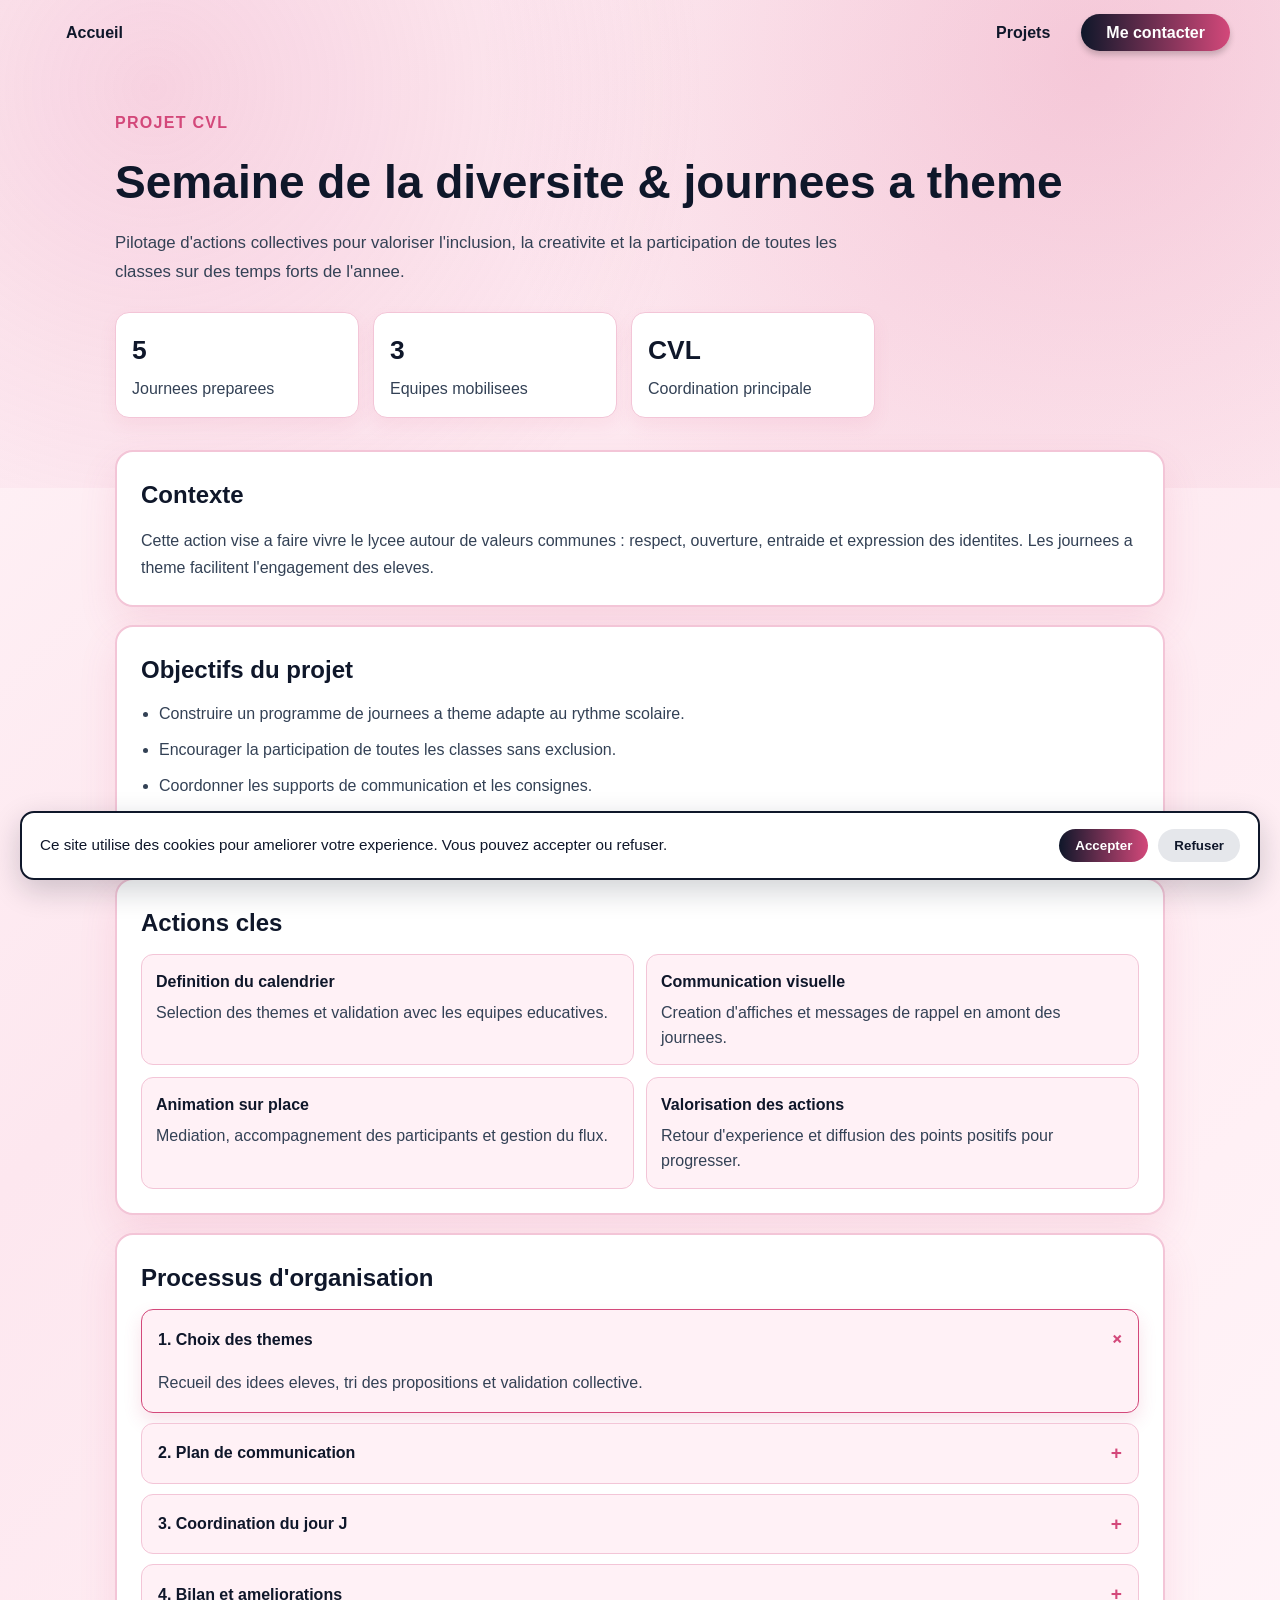
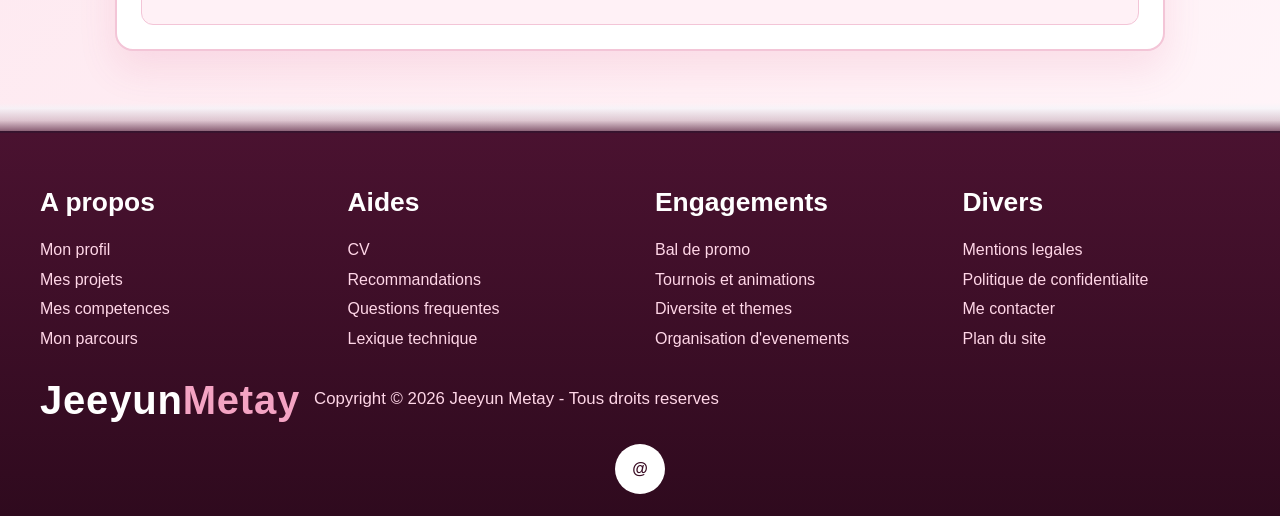
<file: projet/projets/diversite-theme.html>
<!DOCTYPE html>
<html lang="fr">
<head>
    <meta charset="UTF-8">
    <meta name="viewport" content="width=device-width, initial-scale=1.0">
    <title>Semaine de la diversite & journees a theme - Jeeyun Metay</title>
    <link rel="stylesheet" href="../../style.css">
    <link rel="stylesheet" href="./style.css">
</head>
<body class="simracing-page">
    <header>
        <nav>
            <ul>
                <li class="nav-home-item"><a href="../../index.html#top" class="nav-link">Accueil</a></li>
                <li><a href="../../index.html#projects" class="nav-link">Projets</a></li>
                <li><a href="mailto:jeeyun.metay@gmail.com" class="btn-contact">Me contacter</a></li>
            </ul>
        </nav>
    </header>

    <section class="sim-hero">
        <div class="sim-hero__content">
            <p class="sim-kicker">Projet CVL</p>
            <h1>Semaine de la diversite & journees a theme</h1>
            <p class="sim-intro">
                Pilotage d'actions collectives pour valoriser l'inclusion, la creativite et la participation
                de toutes les classes sur des temps forts de l'annee.
            </p>
            <div class="sim-hero__stats">
                <article>
                    <h2>5</h2>
                    <p>Journees preparees</p>
                </article>
                <article>
                    <h2>3</h2>
                    <p>Equipes mobilisees</p>
                </article>
                <article>
                    <h2>CVL</h2>
                    <p>Coordination principale</p>
                </article>
            </div>
        </div>
    </section>

    <main class="sim-layout">
        <section class="sim-card">
            <h2>Contexte</h2>
            <p>
                Cette action vise a faire vivre le lycee autour de valeurs communes : respect, ouverture,
                entraide et expression des identites. Les journees a theme facilitent l'engagement des eleves.
            </p>
        </section>

        <section class="sim-card">
            <h2>Objectifs du projet</h2>
            <ul class="sim-list">
                <li>Construire un programme de journees a theme adapte au rythme scolaire.</li>
                <li>Encourager la participation de toutes les classes sans exclusion.</li>
                <li>Coordonner les supports de communication et les consignes.</li>
                <li>Garantir une ambiance bienveillante tout au long des animations.</li>
            </ul>
        </section>

        <section class="sim-card">
            <h2>Actions cles</h2>
            <div class="sim-tech-grid">
                <article>
                    <h3>Definition du calendrier</h3>
                    <p>Selection des themes et validation avec les equipes educatives.</p>
                </article>
                <article>
                    <h3>Communication visuelle</h3>
                    <p>Creation d'affiches et messages de rappel en amont des journees.</p>
                </article>
                <article>
                    <h3>Animation sur place</h3>
                    <p>Mediation, accompagnement des participants et gestion du flux.</p>
                </article>
                <article>
                    <h3>Valorisation des actions</h3>
                    <p>Retour d'experience et diffusion des points positifs pour progresser.</p>
                </article>
            </div>
        </section>

        <section class="sim-card">
            <h2>Processus d'organisation</h2>
            <div class="sim-accordion">
                <details open>
                    <summary>1. Choix des themes</summary>
                    <p>Recueil des idees eleves, tri des propositions et validation collective.</p>
                </details>
                <details>
                    <summary>2. Plan de communication</summary>
                    <p>Diffusion des informations, affichage et relances en classe.</p>
                </details>
                <details>
                    <summary>3. Coordination du jour J</summary>
                    <p>Organisation des responsables, accueil et supervision des activites.</p>
                </details>
                <details>
                    <summary>4. Bilan et ameliorations</summary>
                    <p>Analyse des retours pour preparer des editions encore plus inclusives.</p>
                </details>
            </div>
        </section>

    </main>

    <div class="sim-lightbox" id="simLightbox" aria-hidden="true">
        <div class="sim-lightbox__panel">
            <button id="lightboxClose" type="button" aria-label="Fermer">×</button>
            <div class="sim-lightbox__media" id="lightboxMedia"></div>
            <p id="lightboxCaption"></p>
        </div>
    </div>

    <footer class="site-footer" id="contact">
        <div class="footer-inner">
            <div class="footer-grid">
                <div class="footer-col">
                    <h3>A propos</h3>
                    <a href="../../index.html#hero">Mon profil</a>
                    <a href="../../index.html#projects">Mes projets</a>
                    <a href="../../index.html#skills">Mes competences</a>
                    <a href="../../index.html#timeline">Mon parcours</a>
                </div>

                <div class="footer-col">
                    <h3>Aides</h3>
                    <a href="../../projet/cv.html">CV</a>
                    <a href="#">Recommandations</a>
                    <a href="#">Questions frequentes</a>
                    <a href="#">Lexique technique</a>
                </div>

                <div class="footer-col">
                    <h3>Engagements</h3>
                    <a href="baldepromo.html">Bal de promo</a>
                    <a href="tournois-animations.html">Tournois et animations</a>
                    <a href="diversite-theme.html">Diversite et themes</a>
                    <a href="organisation-evenements.html">Organisation d'evenements</a>
                </div>

                <div class="footer-col">
                    <h3>Divers</h3>
                    <a href="#">Mentions legales</a>
                    <a href="#">Politique de confidentialite</a>
                    <a href="#">Me contacter</a>
                    <a href="#">Plan du site</a>
                </div>
            </div>

            <div class="footer-brand-line">
                <p class="footer-brand">Jeeyun<span>Metay</span></p>
                <p class="footer-copy">Copyright © 2026 Jeeyun Metay - Tous droits reserves</p>
            </div>

            <div class="footer-socials" aria-label="Reseaux sociaux">
                <a href="mailto:jeeyun.metay@gmail.com" aria-label="Email">@</a>
            </div>
        </div>
    </footer>

    <aside class="cookie-banner" id="cookieBanner" role="dialog" aria-live="polite" aria-label="Consentement cookies">
        <p>
            Ce site utilise des cookies pour ameliorer votre experience. Vous pouvez accepter ou refuser.
        </p>
        <div class="cookie-actions">
            <button type="button" class="cookie-btn cookie-btn-accept" id="cookieAcceptBtn">Accepter</button>
            <button type="button" class="cookie-btn cookie-btn-refuse" id="cookieRefuseBtn">Refuser</button>
        </div>
    </aside>

    <script src="./main.js"></script>
</body>
</html>
</file>
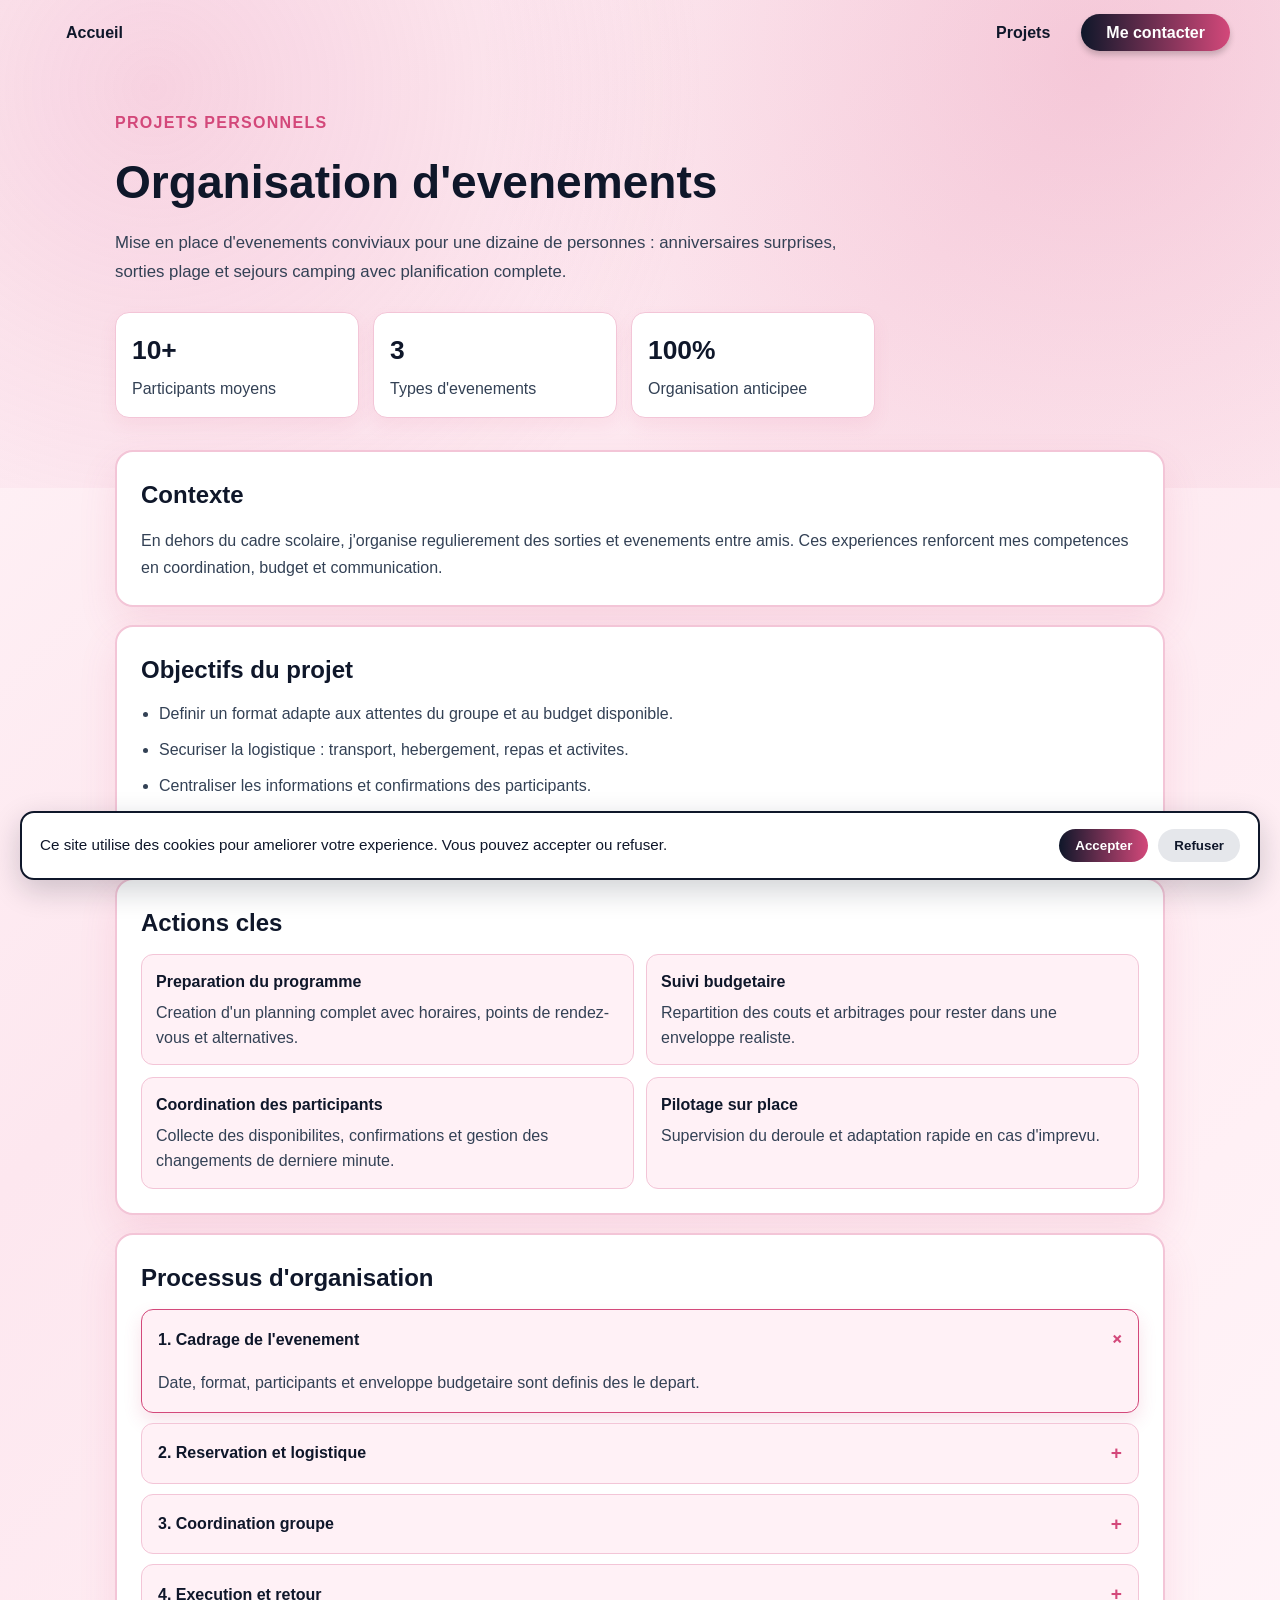
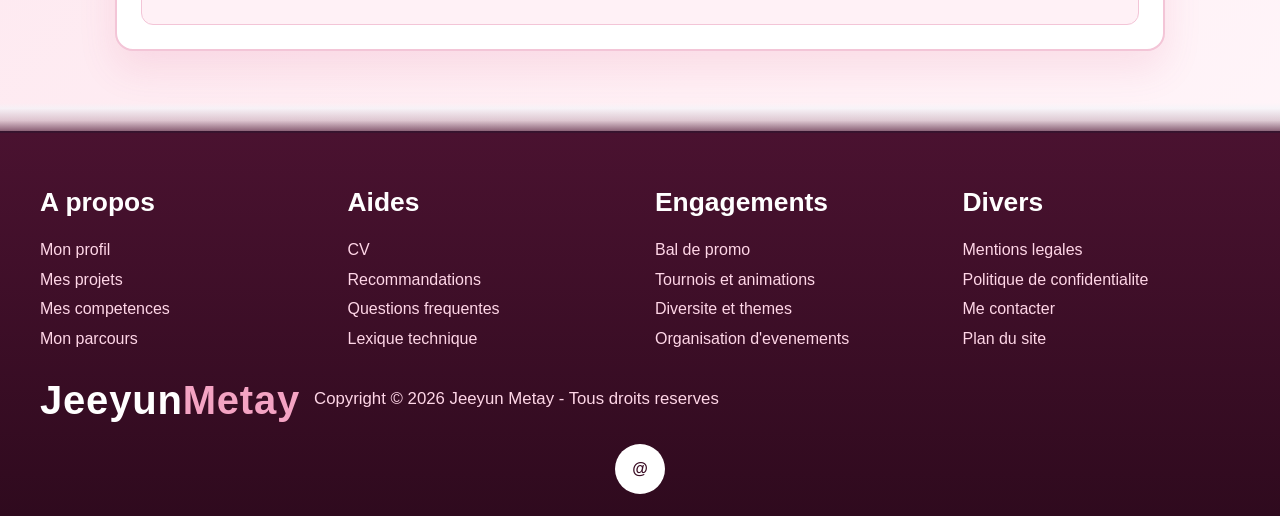
<file: projet/projets/organisation-evenements.html>
<!DOCTYPE html>
<html lang="fr">
<head>
    <meta charset="UTF-8">
    <meta name="viewport" content="width=device-width, initial-scale=1.0">
    <title>Organisation d'evenements - Jeeyun Metay</title>
    <link rel="stylesheet" href="../../style.css">
    <link rel="stylesheet" href="./style.css">
</head>
<body class="simracing-page">
    <header>
        <nav>
            <ul>
                <li class="nav-home-item"><a href="../../index.html#top" class="nav-link">Accueil</a></li>
                <li><a href="../../index.html#projects" class="nav-link">Projets</a></li>
                <li><a href="mailto:jeeyun.metay@gmail.com" class="btn-contact">Me contacter</a></li>
            </ul>
        </nav>
    </header>

    <section class="sim-hero">
        <div class="sim-hero__content">
            <p class="sim-kicker">Projets personnels</p>
            <h1>Organisation d'evenements</h1>
            <p class="sim-intro">
                Mise en place d'evenements conviviaux pour une dizaine de personnes : anniversaires surprises,
                sorties plage et sejours camping avec planification complete.
            </p>
            <div class="sim-hero__stats">
                <article>
                    <h2>10+</h2>
                    <p>Participants moyens</p>
                </article>
                <article>
                    <h2>3</h2>
                    <p>Types d'evenements</p>
                </article>
                <article>
                    <h2>100%</h2>
                    <p>Organisation anticipee</p>
                </article>
            </div>
        </div>
    </section>

    <main class="sim-layout">
        <section class="sim-card">
            <h2>Contexte</h2>
            <p>
                En dehors du cadre scolaire, j'organise regulierement des sorties et evenements entre amis.
                Ces experiences renforcent mes competences en coordination, budget et communication.
            </p>
        </section>

        <section class="sim-card">
            <h2>Objectifs du projet</h2>
            <ul class="sim-list">
                <li>Definir un format adapte aux attentes du groupe et au budget disponible.</li>
                <li>Securiser la logistique : transport, hebergement, repas et activites.</li>
                <li>Centraliser les informations et confirmations des participants.</li>
                <li>Garantir une experience fluide et agreable pour tout le monde.</li>
            </ul>
        </section>

        <section class="sim-card">
            <h2>Actions cles</h2>
            <div class="sim-tech-grid">
                <article>
                    <h3>Preparation du programme</h3>
                    <p>Creation d'un planning complet avec horaires, points de rendez-vous et alternatives.</p>
                </article>
                <article>
                    <h3>Suivi budgetaire</h3>
                    <p>Repartition des couts et arbitrages pour rester dans une enveloppe realiste.</p>
                </article>
                <article>
                    <h3>Coordination des participants</h3>
                    <p>Collecte des disponibilites, confirmations et gestion des changements de derniere minute.</p>
                </article>
                <article>
                    <h3>Pilotage sur place</h3>
                    <p>Supervision du deroule et adaptation rapide en cas d'imprevu.</p>
                </article>
            </div>
        </section>

        <section class="sim-card">
            <h2>Processus d'organisation</h2>
            <div class="sim-accordion">
                <details open>
                    <summary>1. Cadrage de l'evenement</summary>
                    <p>Date, format, participants et enveloppe budgetaire sont definis des le depart.</p>
                </details>
                <details>
                    <summary>2. Reservation et logistique</summary>
                    <p>Transport, hebergement et activites sont verifies avec un plan de secours.</p>
                </details>
                <details>
                    <summary>3. Coordination groupe</summary>
                    <p>Partage des informations utiles, rappels et suivi des confirmations.</p>
                </details>
                <details>
                    <summary>4. Execution et retour</summary>
                    <p>Gestion du timing, resolution des imprévus et bilan pour les prochains evenements.</p>
                </details>
            </div>
        </section>

    </main>

    <div class="sim-lightbox" id="simLightbox" aria-hidden="true">
        <div class="sim-lightbox__panel">
            <button id="lightboxClose" type="button" aria-label="Fermer">×</button>
            <div class="sim-lightbox__media" id="lightboxMedia"></div>
            <p id="lightboxCaption"></p>
        </div>
    </div>

    <footer class="site-footer" id="contact">
        <div class="footer-inner">
            <div class="footer-grid">
                <div class="footer-col">
                    <h3>A propos</h3>
                    <a href="../../index.html#hero">Mon profil</a>
                    <a href="../../index.html#projects">Mes projets</a>
                    <a href="../../index.html#skills">Mes competences</a>
                    <a href="../../index.html#timeline">Mon parcours</a>
                </div>

                <div class="footer-col">
                    <h3>Aides</h3>
                    <a href="../../projet/cv.html">CV</a>
                    <a href="#">Recommandations</a>
                    <a href="#">Questions frequentes</a>
                    <a href="#">Lexique technique</a>
                </div>

                <div class="footer-col">
                    <h3>Engagements</h3>
                    <a href="baldepromo.html">Bal de promo</a>
                    <a href="tournois-animations.html">Tournois et animations</a>
                    <a href="diversite-theme.html">Diversite et themes</a>
                    <a href="organisation-evenements.html">Organisation d'evenements</a>
                </div>

                <div class="footer-col">
                    <h3>Divers</h3>
                    <a href="#">Mentions legales</a>
                    <a href="#">Politique de confidentialite</a>
                    <a href="#">Me contacter</a>
                    <a href="#">Plan du site</a>
                </div>
            </div>

            <div class="footer-brand-line">
                <p class="footer-brand">Jeeyun<span>Metay</span></p>
                <p class="footer-copy">Copyright © 2026 Jeeyun Metay - Tous droits reserves</p>
            </div>

            <div class="footer-socials" aria-label="Reseaux sociaux">
                <a href="mailto:jeeyun.metay@gmail.com" aria-label="Email">@</a>
            </div>
        </div>
    </footer>

    <aside class="cookie-banner" id="cookieBanner" role="dialog" aria-live="polite" aria-label="Consentement cookies">
        <p>
            Ce site utilise des cookies pour ameliorer votre experience. Vous pouvez accepter ou refuser.
        </p>
        <div class="cookie-actions">
            <button type="button" class="cookie-btn cookie-btn-accept" id="cookieAcceptBtn">Accepter</button>
            <button type="button" class="cookie-btn cookie-btn-refuse" id="cookieRefuseBtn">Refuser</button>
        </div>
    </aside>

    <script src="./main.js"></script>
</body>
</html>
</file>
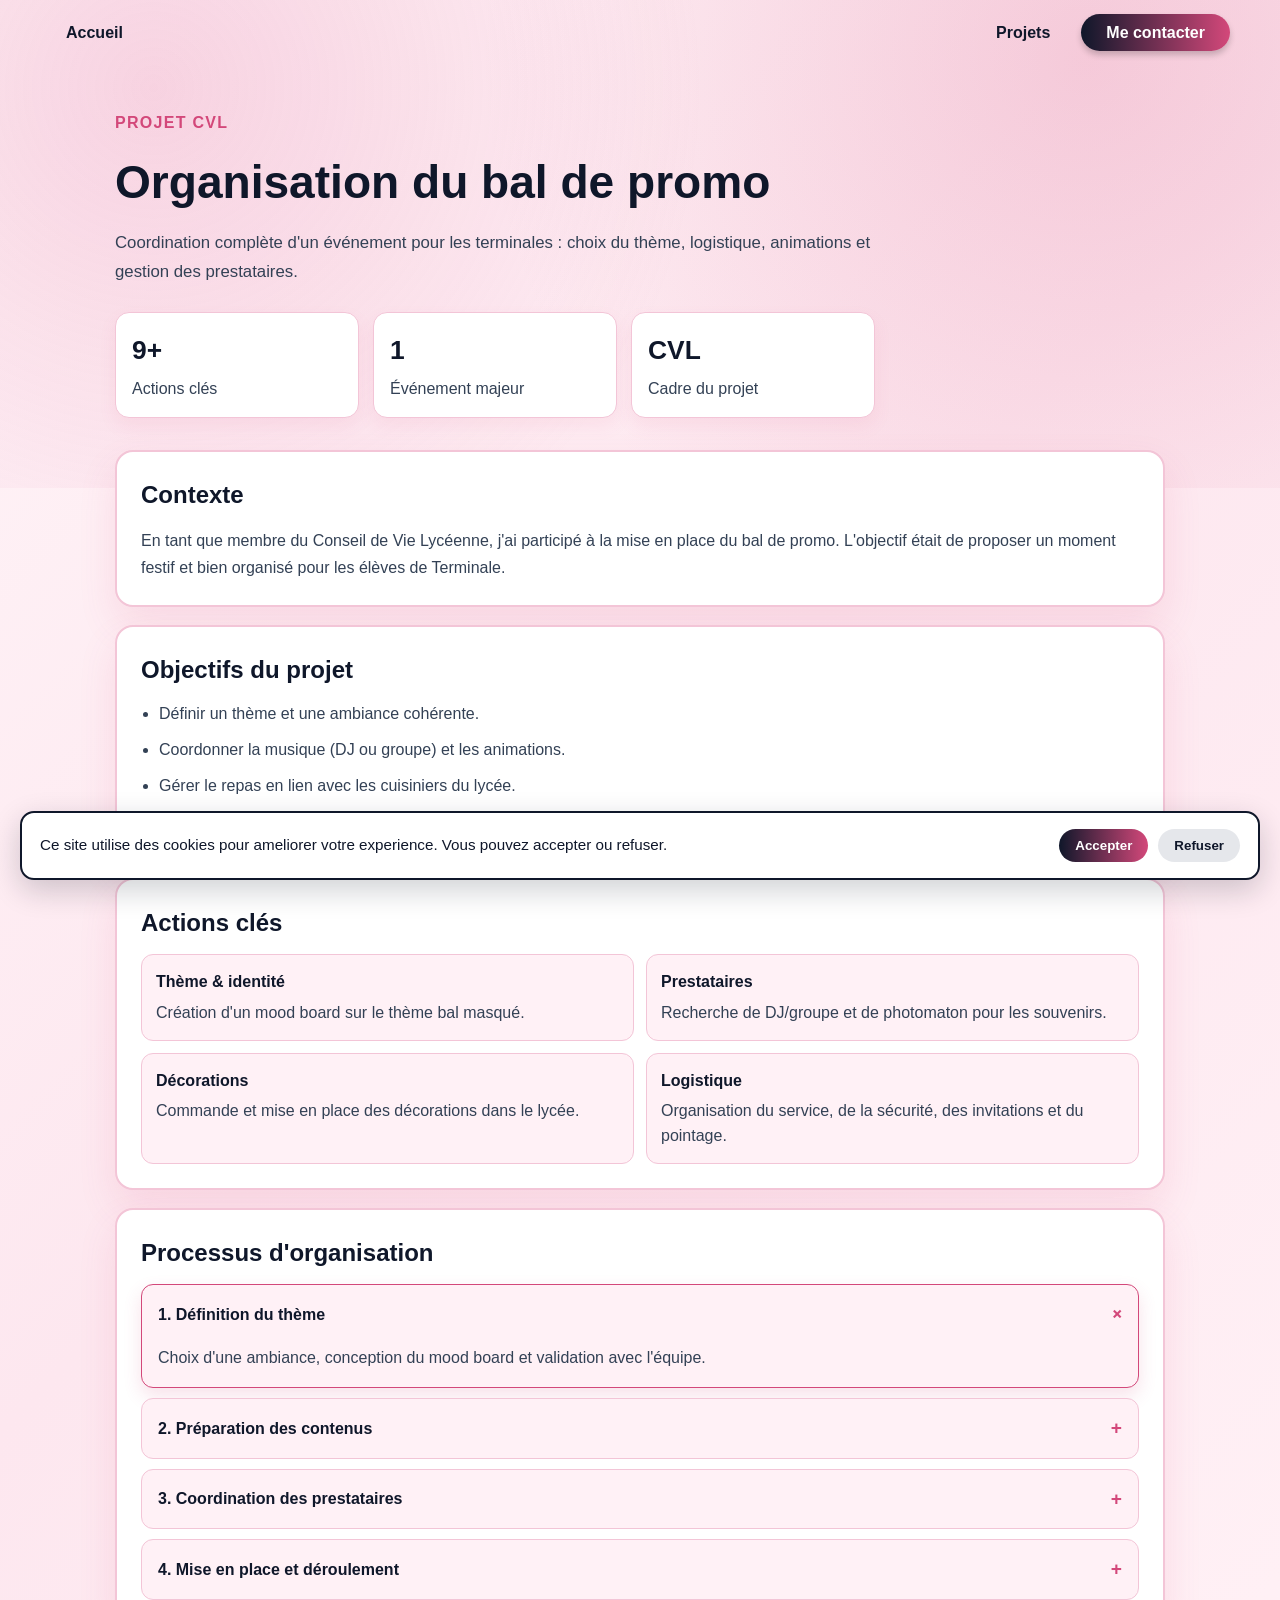
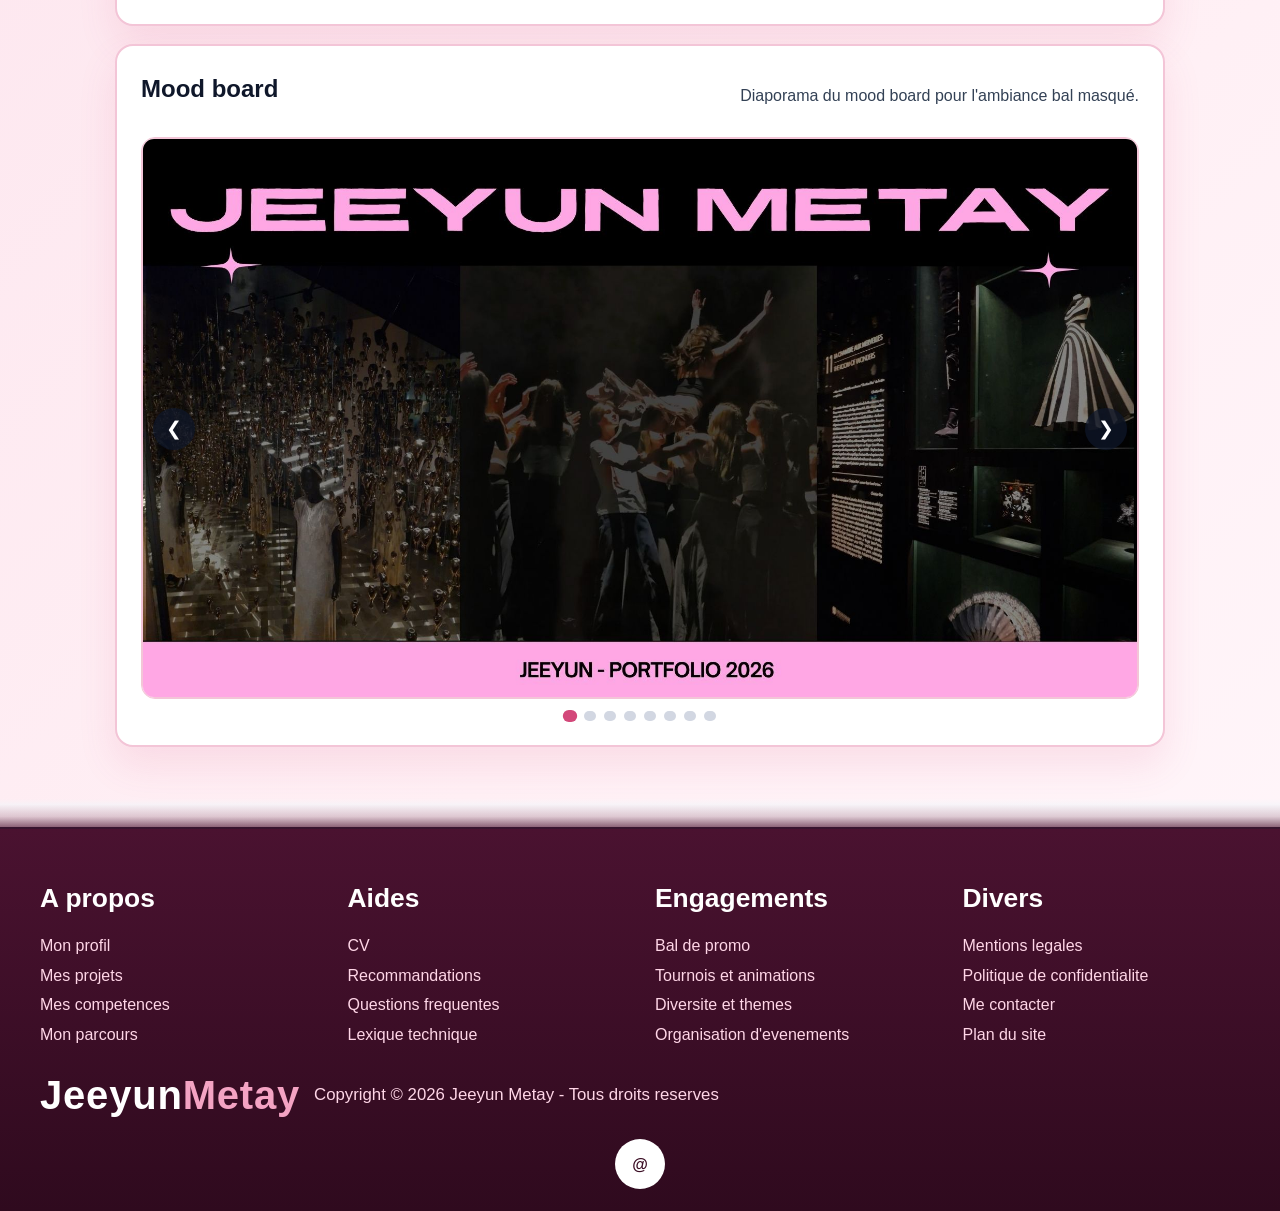
<file: projet/projets/simracing.html>
<!DOCTYPE html>
<html lang="fr">
<head>
  <meta charset="UTF-8">
  <meta http-equiv="refresh" content="0; url=./baldepromo.html">
  <meta name="viewport" content="width=device-width, initial-scale=1.0">
  <title>Redirection...</title>
  <script>window.location.replace('./baldepromo.html');</script>
</head>
<body>
  <p>Redirection vers <a href="./baldepromo.html">Bal de promo</a>...</p>
</body>
</html>
</file>
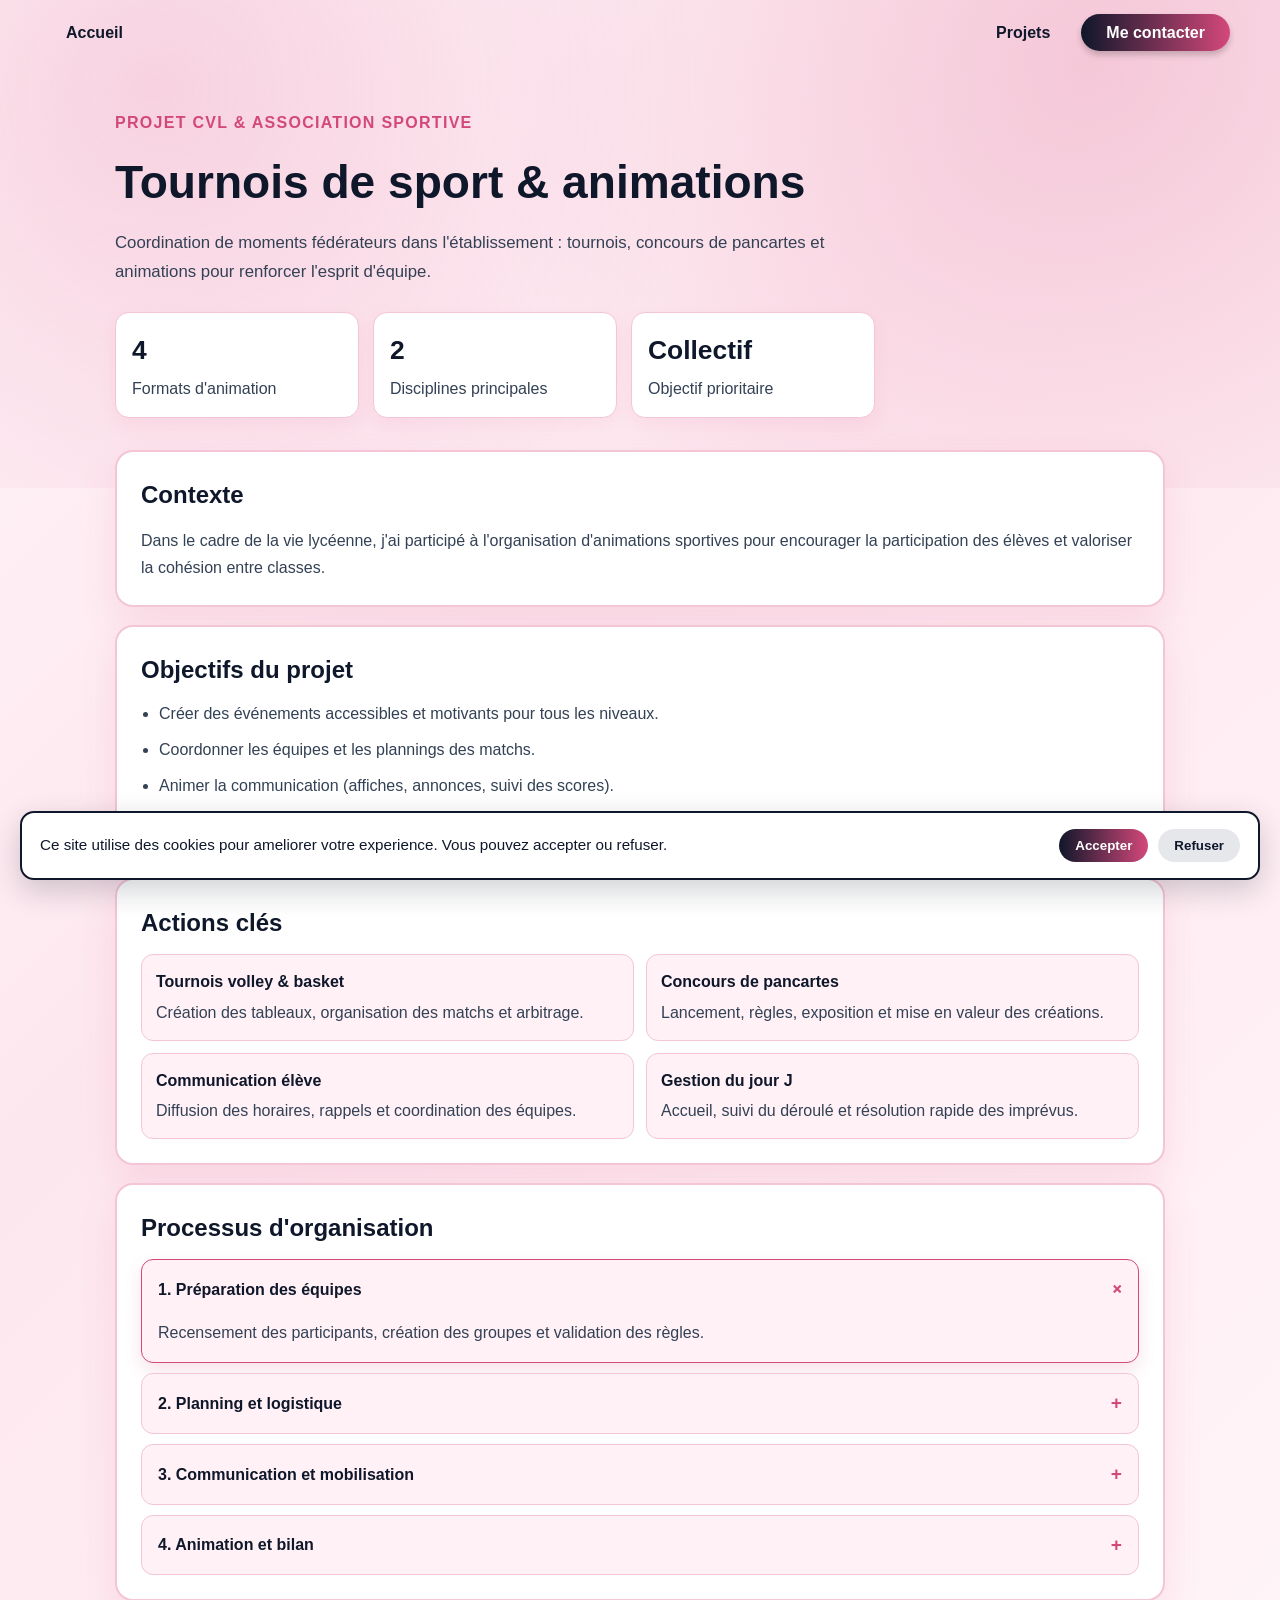
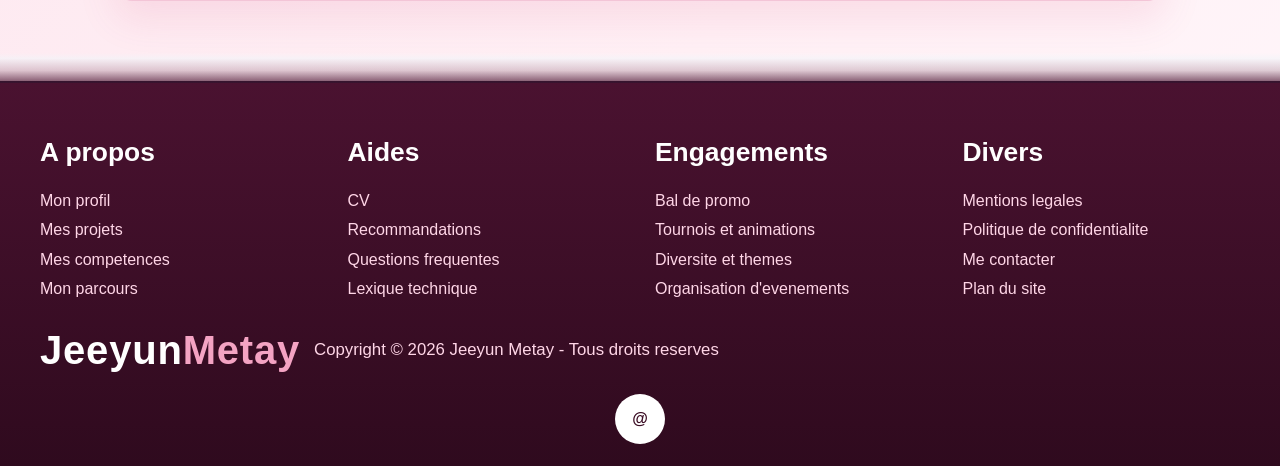
<file: projet/projets/tournois-animations.html>
<!DOCTYPE html>
<html lang="fr">
<head>
    <meta charset="UTF-8">
    <meta name="viewport" content="width=device-width, initial-scale=1.0">
    <title>Tournois de sport & animations - Jeeyun Metay</title>
    <link rel="stylesheet" href="../../style.css">
    <link rel="stylesheet" href="./style.css">
</head>
<body class="simracing-page">
    <header>
        <nav>
            <ul>
                <li class="nav-home-item"><a href="../../index.html#top" class="nav-link">Accueil</a></li>
                <li><a href="../../index.html#projects" class="nav-link">Projets</a></li>
                <li><a href="mailto:jeeyun.metay@gmail.com" class="btn-contact">Me contacter</a></li>
            </ul>
        </nav>
    </header>

    <section class="sim-hero">
        <div class="sim-hero__content">
            <p class="sim-kicker">Projet CVL & Association sportive</p>
            <h1>Tournois de sport & animations</h1>
            <p class="sim-intro">
                Coordination de moments fédérateurs dans l'établissement : tournois, concours de pancartes
                et animations pour renforcer l'esprit d'équipe.
            </p>
            <div class="sim-hero__stats">
                <article>
                    <h2>4</h2>
                    <p>Formats d'animation</p>
                </article>
                <article>
                    <h2>2</h2>
                    <p>Disciplines principales</p>
                </article>
                <article>
                    <h2>Collectif</h2>
                    <p>Objectif prioritaire</p>
                </article>
            </div>
        </div>
    </section>

    <main class="sim-layout">
        <section class="sim-card">
            <h2>Contexte</h2>
            <p>
                Dans le cadre de la vie lycéenne, j'ai participé à l'organisation d'animations sportives
                pour encourager la participation des élèves et valoriser la cohésion entre classes.
            </p>
        </section>

        <section class="sim-card">
            <h2>Objectifs du projet</h2>
            <ul class="sim-list">
                <li>Créer des événements accessibles et motivants pour tous les niveaux.</li>
                <li>Coordonner les équipes et les plannings des matchs.</li>
                <li>Animer la communication (affiches, annonces, suivi des scores).</li>
                <li>Maintenir une ambiance positive et respectueuse pendant les rencontres.</li>
            </ul>
        </section>

        <section class="sim-card">
            <h2>Actions clés</h2>
            <div class="sim-tech-grid">
                <article>
                    <h3>Tournois volley & basket</h3>
                    <p>Création des tableaux, organisation des matchs et arbitrage.</p>
                </article>
                <article>
                    <h3>Concours de pancartes</h3>
                    <p>Lancement, règles, exposition et mise en valeur des créations.</p>
                </article>
                <article>
                    <h3>Communication élève</h3>
                    <p>Diffusion des horaires, rappels et coordination des équipes.</p>
                </article>
                <article>
                    <h3>Gestion du jour J</h3>
                    <p>Accueil, suivi du déroulé et résolution rapide des imprévus.</p>
                </article>
            </div>
        </section>

        <section class="sim-card">
            <h2>Processus d'organisation</h2>
            <div class="sim-accordion">
                <details open>
                    <summary>1. Préparation des équipes</summary>
                    <p>Recensement des participants, création des groupes et validation des règles.</p>
                </details>
                <details>
                    <summary>2. Planning et logistique</summary>
                    <p>Répartition des créneaux, matériel, espaces et circulation des élèves.</p>
                </details>
                <details>
                    <summary>3. Communication et mobilisation</summary>
                    <p>Affichage, annonces et relances pour maintenir la participation.</p>
                </details>
                <details>
                    <summary>4. Animation et bilan</summary>
                    <p>Suivi de l'événement, remise des résultats et amélioration continue.</p>
                </details>
            </div>
        </section>

    </main>

    <div class="sim-lightbox" id="simLightbox" aria-hidden="true">
        <div class="sim-lightbox__panel">
            <button id="lightboxClose" type="button" aria-label="Fermer">×</button>
            <div class="sim-lightbox__media" id="lightboxMedia"></div>
            <p id="lightboxCaption"></p>
        </div>
    </div>

    <footer class="site-footer" id="contact">
        <div class="footer-inner">
            <div class="footer-grid">
                <div class="footer-col">
                    <h3>A propos</h3>
                    <a href="../../index.html#hero">Mon profil</a>
                    <a href="../../index.html#projects">Mes projets</a>
                    <a href="../../index.html#skills">Mes competences</a>
                    <a href="../../index.html#timeline">Mon parcours</a>
                </div>

                <div class="footer-col">
                    <h3>Aides</h3>
                    <a href="../../projet/cv.html">CV</a>
                    <a href="#">Recommandations</a>
                    <a href="#">Questions frequentes</a>
                    <a href="#">Lexique technique</a>
                </div>

                <div class="footer-col">
                    <h3>Engagements</h3>
                    <a href="baldepromo.html">Bal de promo</a>
                    <a href="tournois-animations.html">Tournois et animations</a>
                    <a href="diversite-theme.html">Diversite et themes</a>
                    <a href="organisation-evenements.html">Organisation d'evenements</a>
                </div>

                <div class="footer-col">
                    <h3>Divers</h3>
                    <a href="#">Mentions legales</a>
                    <a href="#">Politique de confidentialite</a>
                    <a href="#">Me contacter</a>
                    <a href="#">Plan du site</a>
                </div>
            </div>

            <div class="footer-brand-line">
                <p class="footer-brand">Jeeyun<span>Metay</span></p>
                <p class="footer-copy">Copyright © 2026 Jeeyun Metay - Tous droits reserves</p>
            </div>

            <div class="footer-socials" aria-label="Reseaux sociaux">
                <a href="mailto:jeeyun.metay@gmail.com" aria-label="Email">@</a>
            </div>
        </div>
    </footer>

    <aside class="cookie-banner" id="cookieBanner" role="dialog" aria-live="polite" aria-label="Consentement cookies">
        <p>
            Ce site utilise des cookies pour ameliorer votre experience. Vous pouvez accepter ou refuser.
        </p>
        <div class="cookie-actions">
            <button type="button" class="cookie-btn cookie-btn-accept" id="cookieAcceptBtn">Accepter</button>
            <button type="button" class="cookie-btn cookie-btn-refuse" id="cookieRefuseBtn">Refuser</button>
        </div>
    </aside>

    <script src="./main.js"></script>
</body>
</html>
</file>
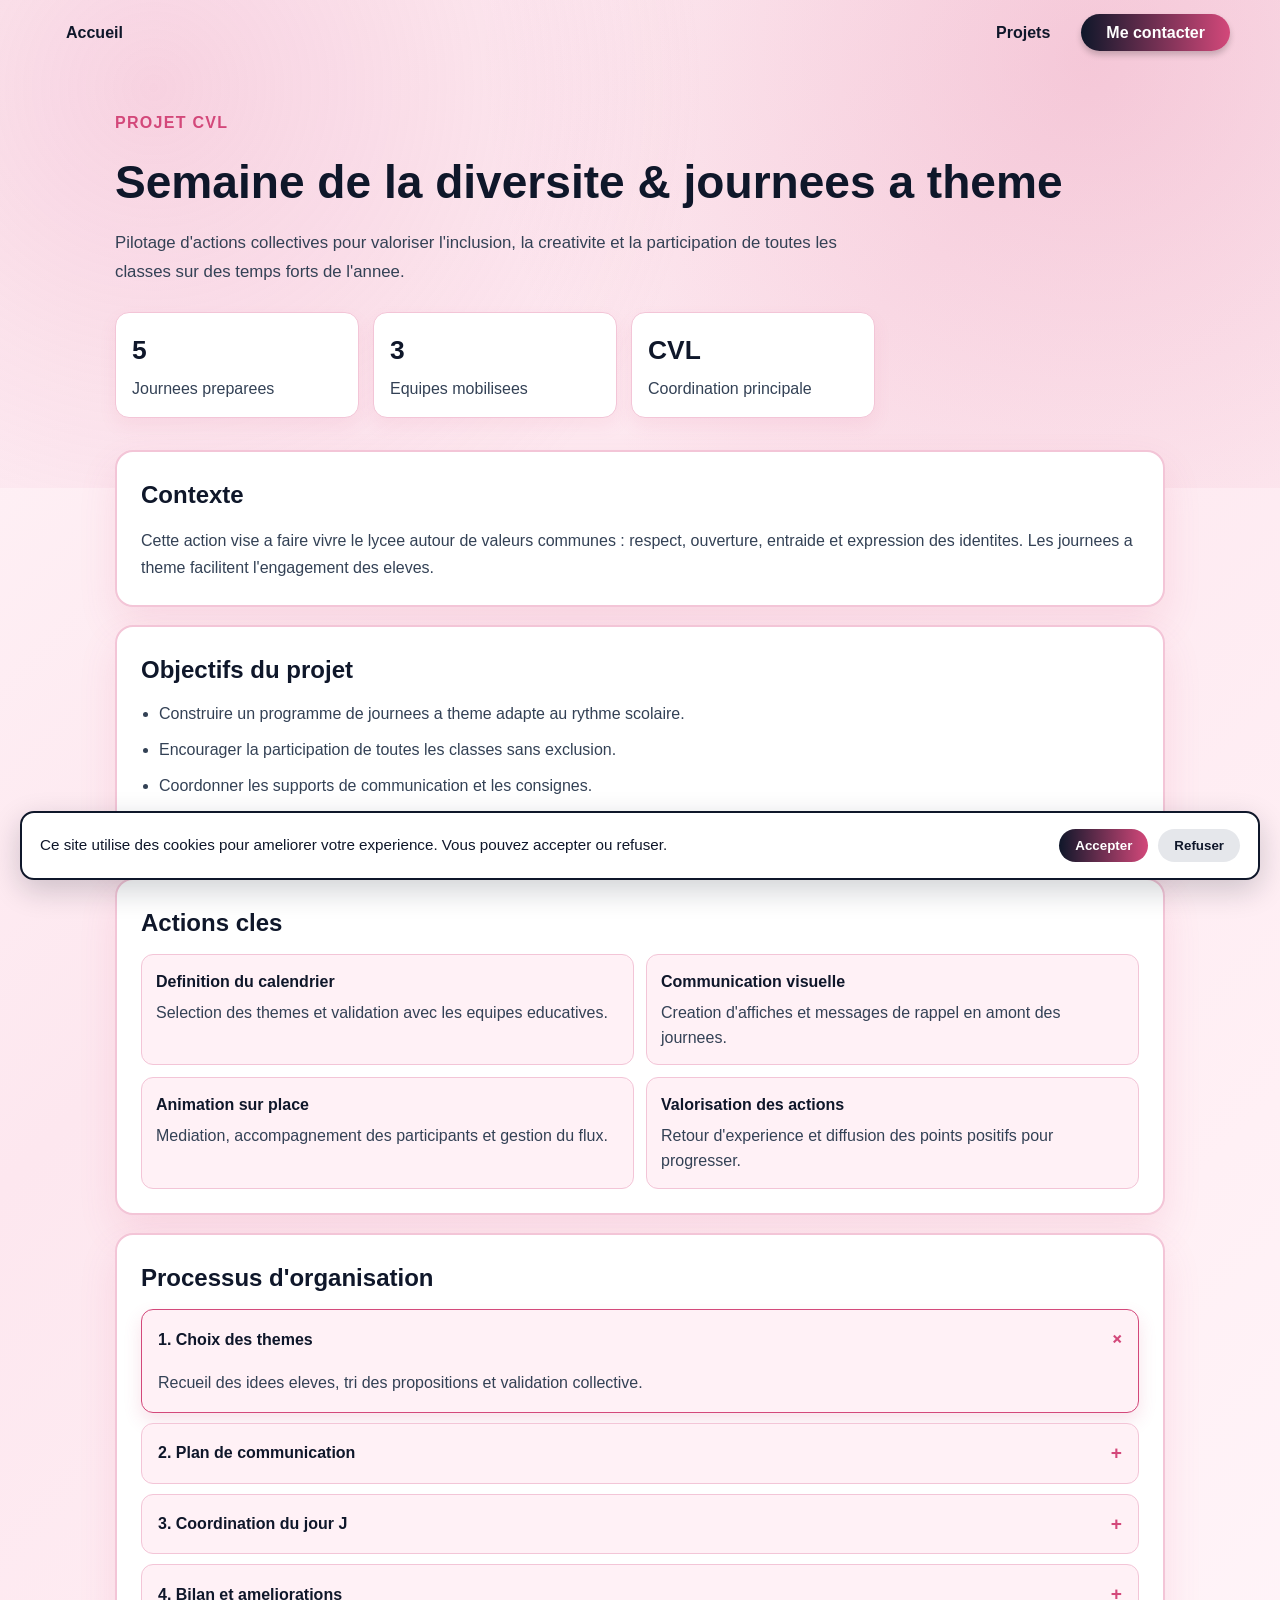
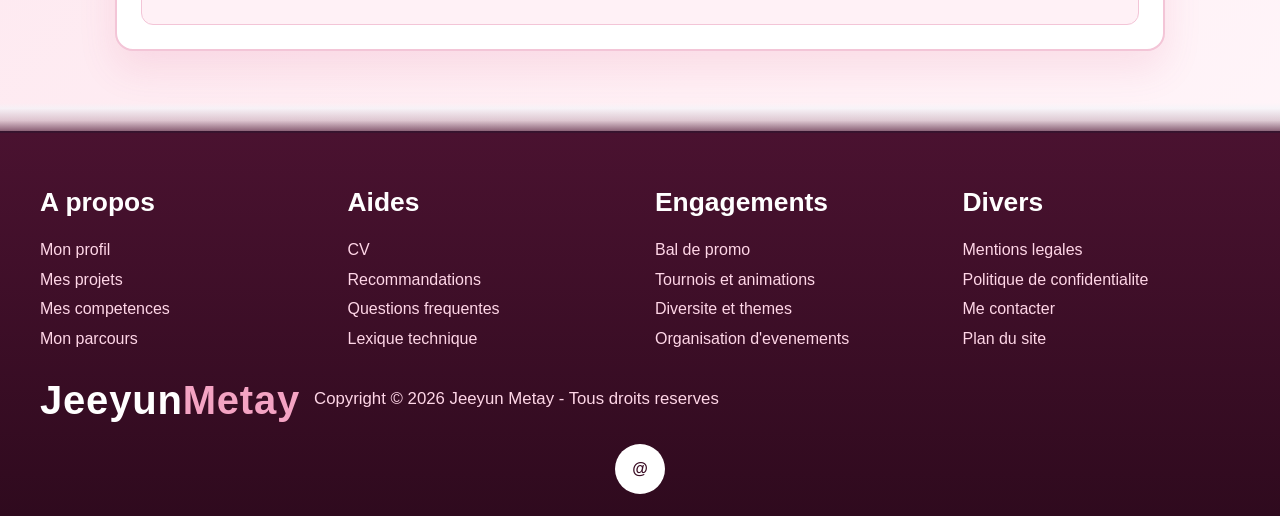
<file: projet/simracing/diversite-theme.html>
<!DOCTYPE html>
<html lang="fr">
<head>
  <meta charset="UTF-8">
  <meta http-equiv="refresh" content="0; url=../projets/diversite-theme.html">
  <meta name="viewport" content="width=device-width, initial-scale=1.0">
  <title>Redirection...</title>
  <script>window.location.replace('../projets/diversite-theme.html');</script>
</head>
<body>
  <p>Redirection vers <a href="../projets/diversite-theme.html">Diversite et themes</a>...</p>
</body>
</html>
</file>
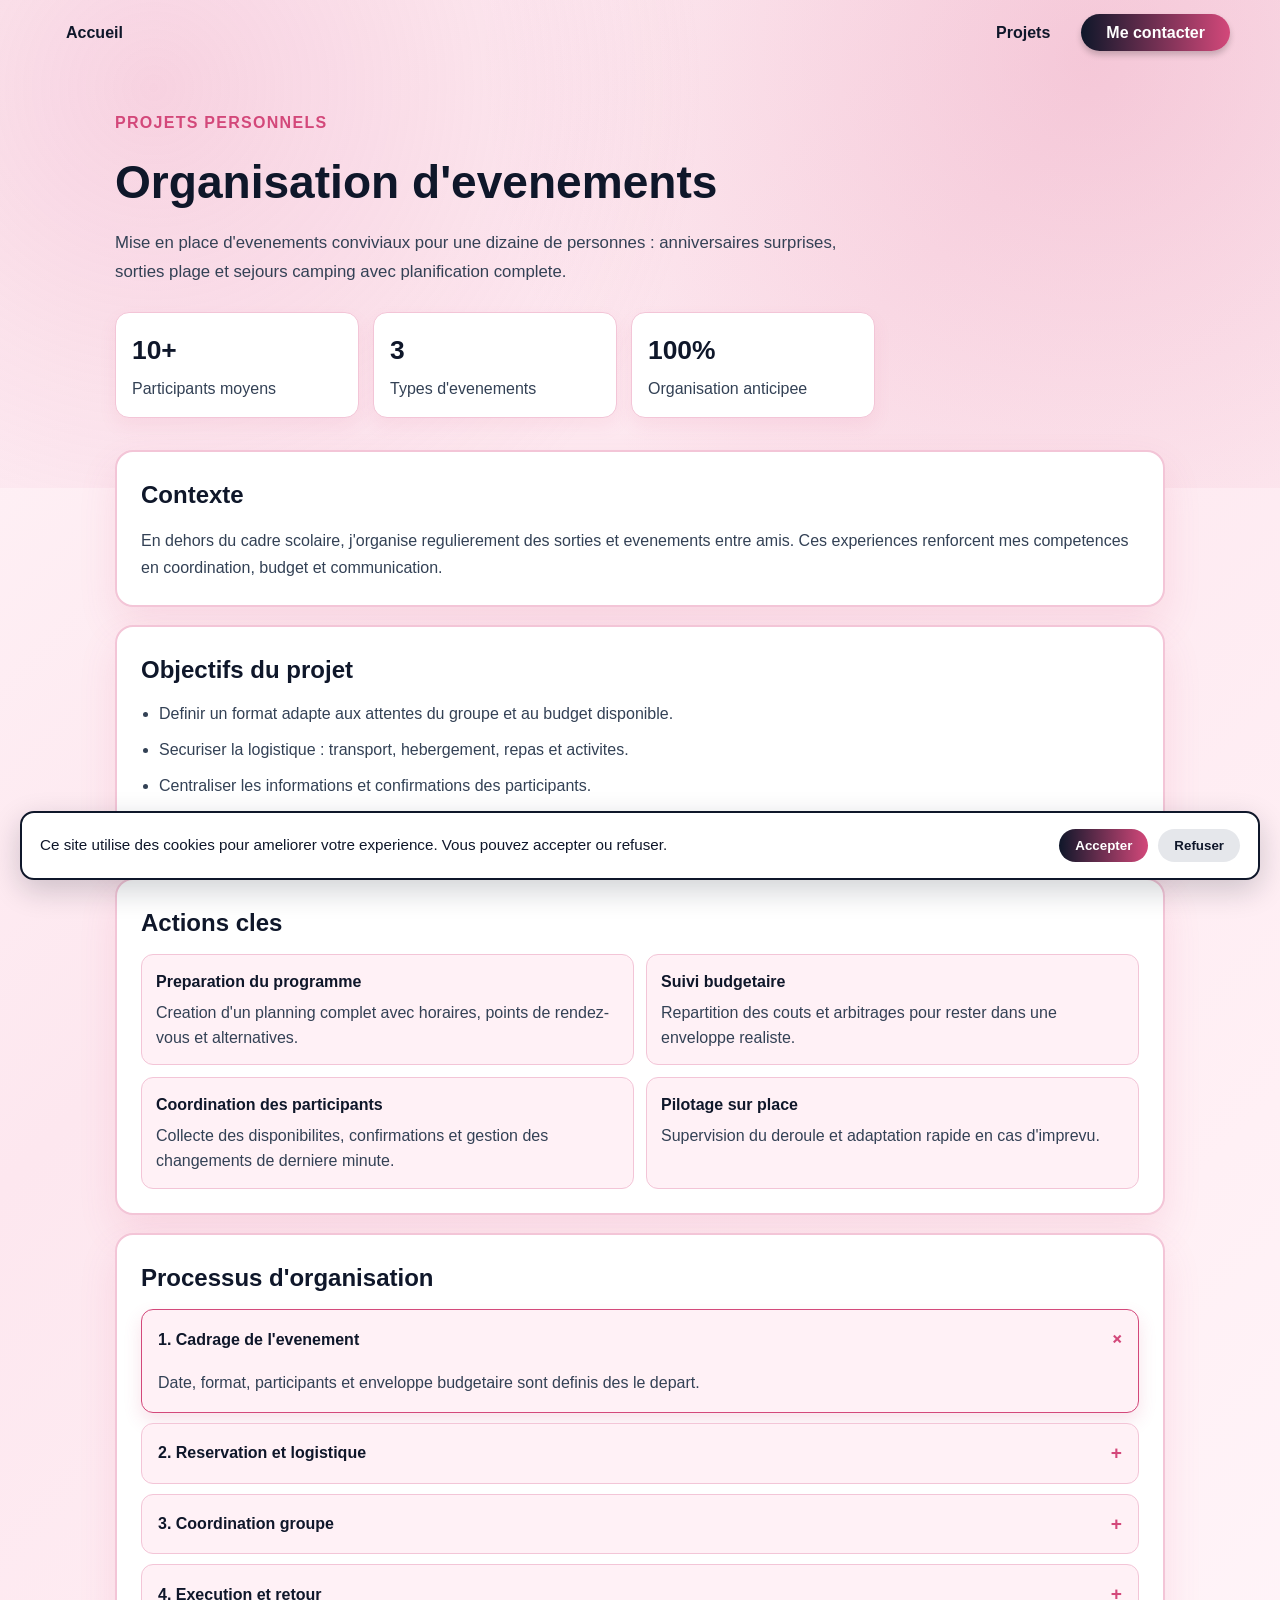
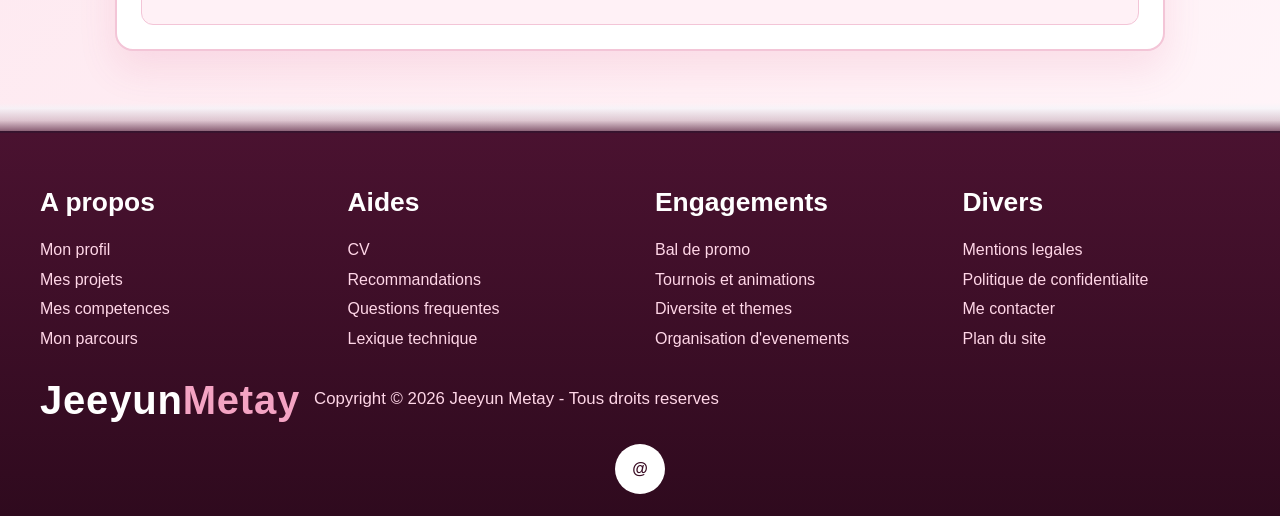
<file: projet/simracing/organisation-evenements.html>
<!DOCTYPE html>
<html lang="fr">
<head>
  <meta charset="UTF-8">
  <meta http-equiv="refresh" content="0; url=../projets/organisation-evenements.html">
  <meta name="viewport" content="width=device-width, initial-scale=1.0">
  <title>Redirection...</title>
  <script>window.location.replace('../projets/organisation-evenements.html');</script>
</head>
<body>
  <p>Redirection vers <a href="../projets/organisation-evenements.html">Organisation d'evenements</a>...</p>
</body>
</html>
</file>
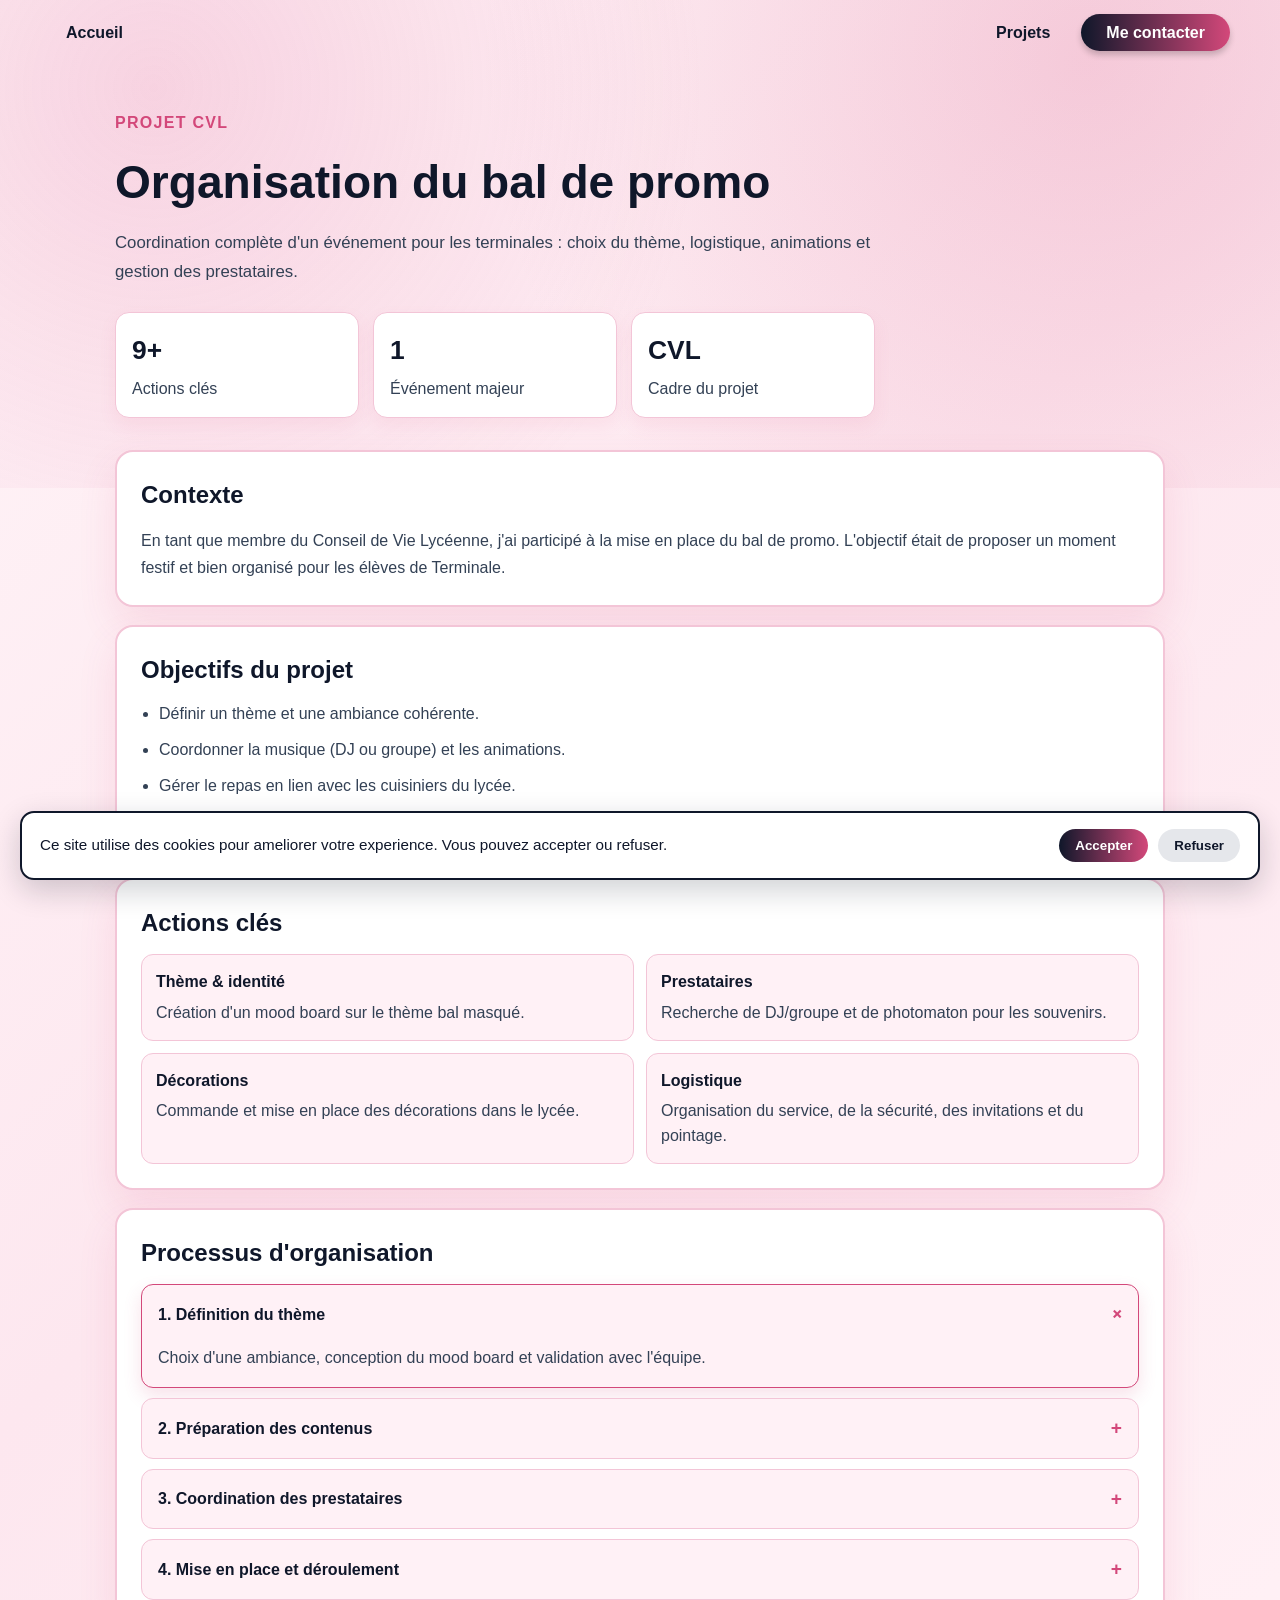
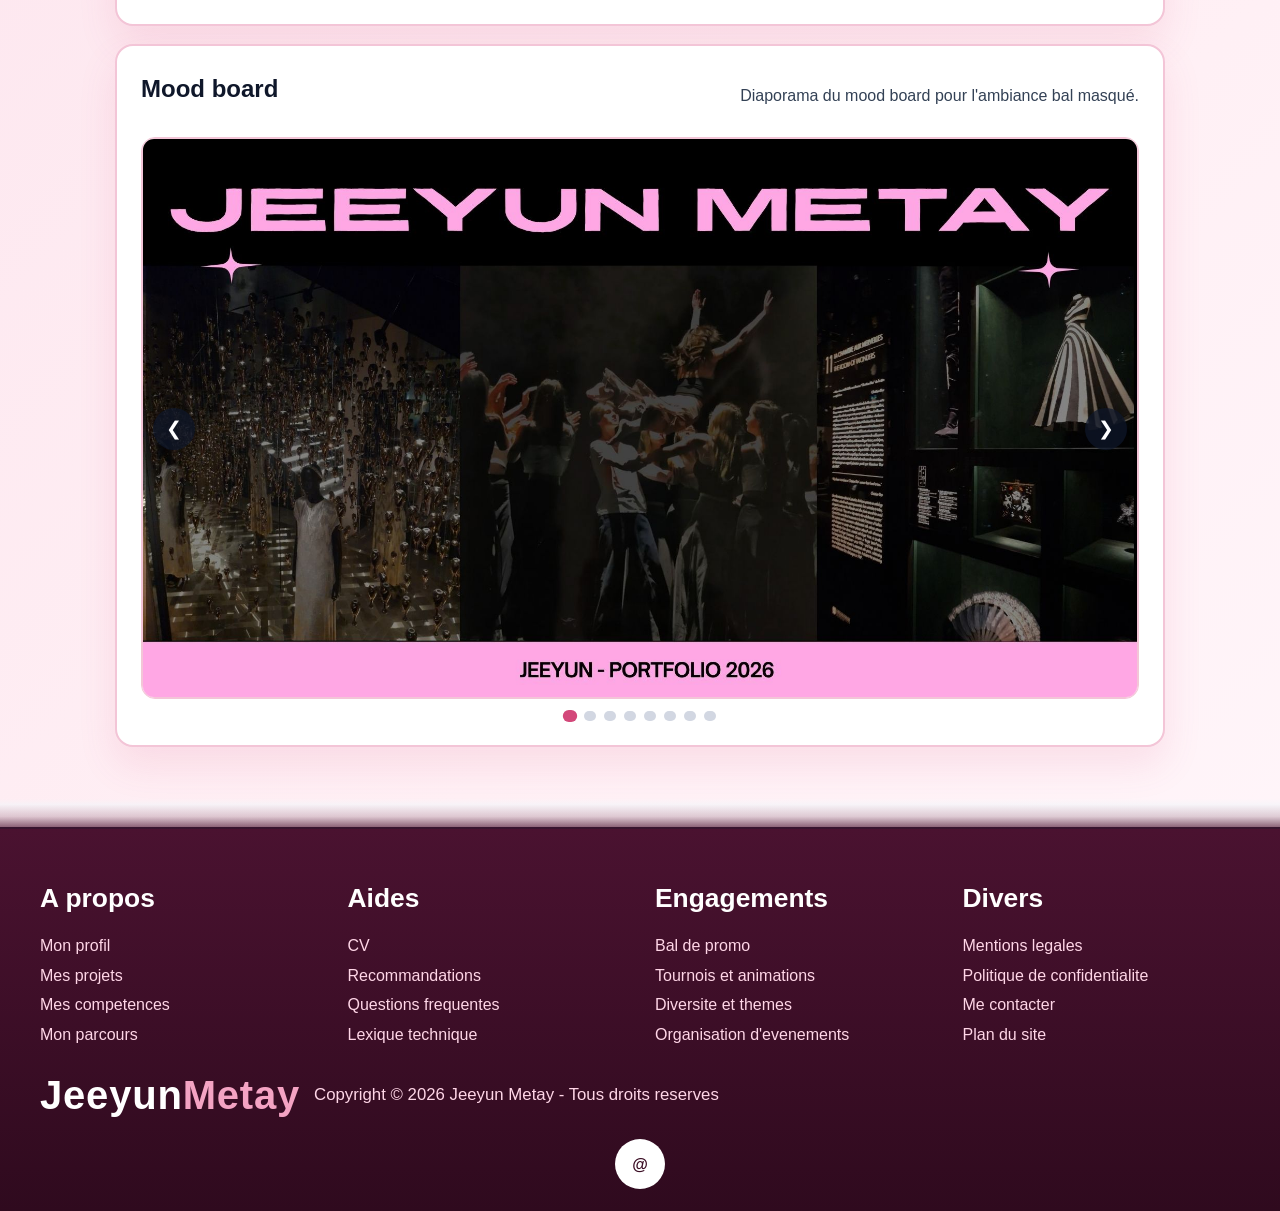
<file: projet/simracing/simracing.html>
<!DOCTYPE html>
<html lang="fr">
<head>
  <meta charset="UTF-8">
  <meta http-equiv="refresh" content="0; url=../projets/baldepromo.html">
  <meta name="viewport" content="width=device-width, initial-scale=1.0">
  <title>Redirection...</title>
  <script>window.location.replace('../projets/baldepromo.html');</script>
</head>
<body>
  <p>Redirection vers <a href="../projets/baldepromo.html">Bal de promo</a>...</p>
</body>
</html>
</file>
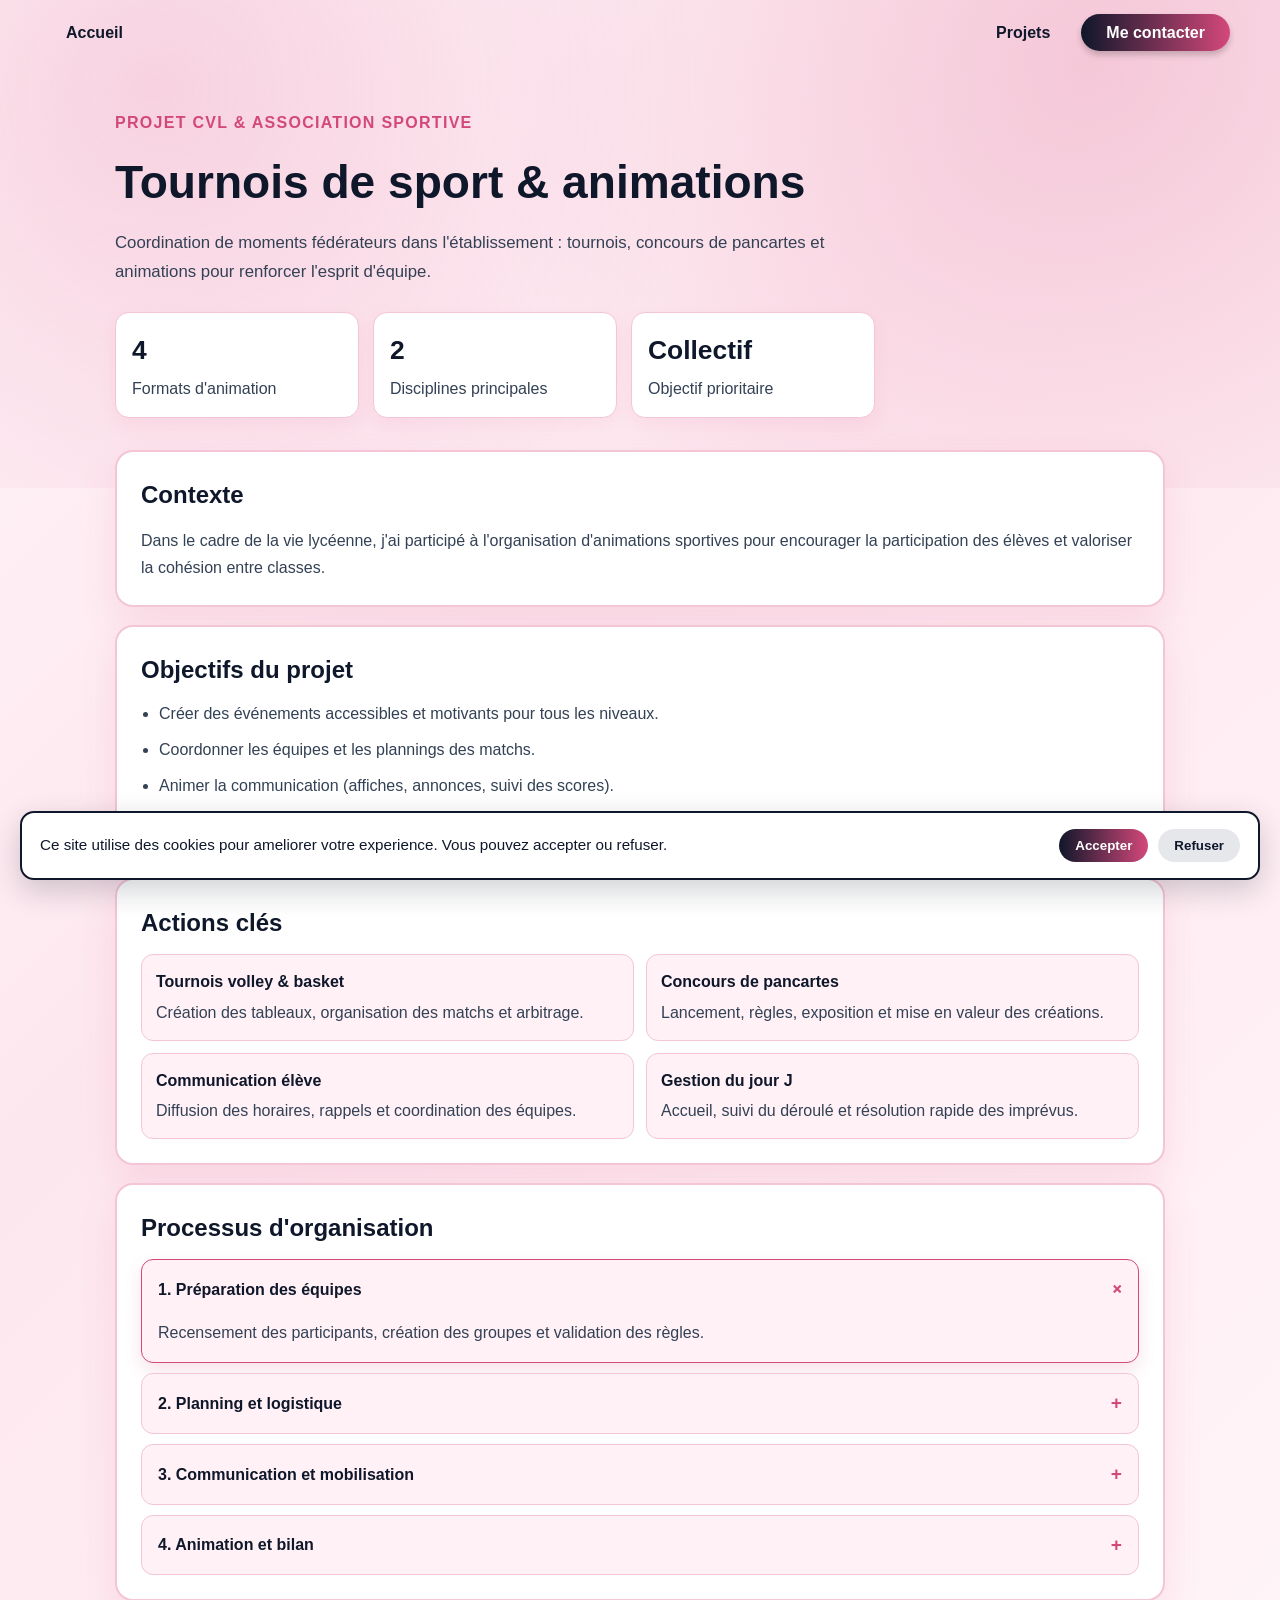
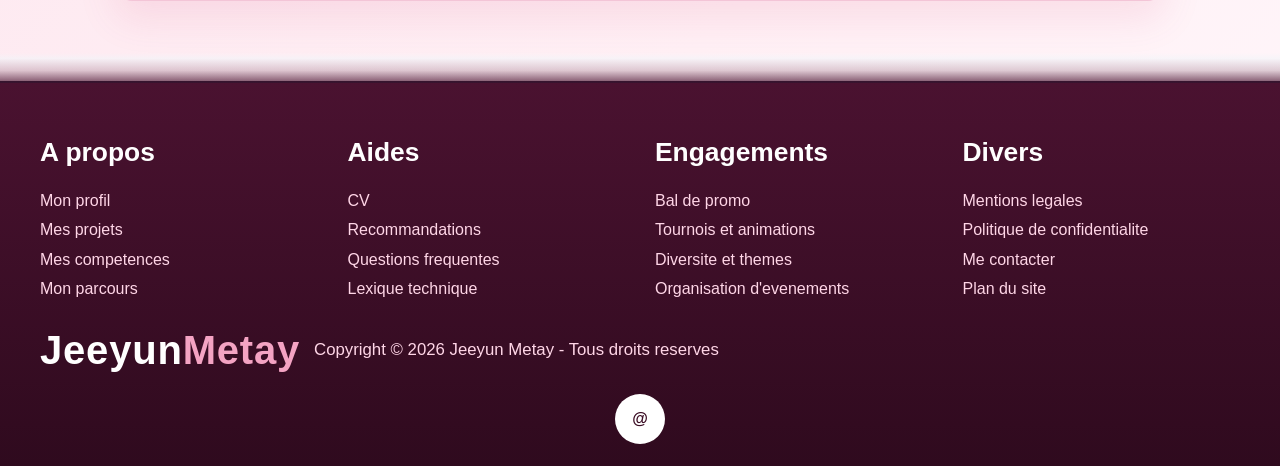
<file: projet/simracing/tournois-animations.html>
<!DOCTYPE html>
<html lang="fr">
<head>
  <meta charset="UTF-8">
  <meta http-equiv="refresh" content="0; url=../projets/tournois-animations.html">
  <meta name="viewport" content="width=device-width, initial-scale=1.0">
  <title>Redirection...</title>
  <script>window.location.replace('../projets/tournois-animations.html');</script>
</head>
<body>
  <p>Redirection vers <a href="../projets/tournois-animations.html">Tournois et animations</a>...</p>
</body>
</html>
</file>
<file: style.css>
﻿/* --- THEME --- */
:root {
    --c-bg: #f1f5f9;
    --c-surface: #ffffff;
    --c-ink: #0f172a;
    --c-accent: #d3487a;
    --c-accent-2: #e06b9c;
    --c-border: #0f172a;
}

/* --- GLOBAL --- */
html {
    scroll-behavior: smooth;
}

body {
    font-family: 'Segoe UI', sans-serif;
    line-height: 1.6;
    margin: 0;
    color: var(--c-ink);
    background: linear-gradient(135deg, #fff5f8 0%, #fde7ef 35%, #fff0f5 70%, #fff7fb 100%);
    background-size: 180% 180%;
    animation: pageGradientShift 14s ease-in-out infinite;
}

@keyframes pageGradientShift {
    0% { background-position: 0% 50%; }
    50% { background-position: 100% 50%; }
    100% { background-position: 0% 50%; }
}

/* --- HEADER & NAV --- */
header {
    position: absolute; /* SuperposÃ© sur PC */
    top: 0;
    left: 0;
    width: 100%;
    z-index: 100;
    background: transparent;
}

nav ul {
    display: flex;
    justify-content: flex-end;
    align-items: center;
    list-style: none;
    padding: 20px 50px;
    margin: 0;
    gap: 15px;
}

.nav-home-item {
    margin-right: auto;
}

.nav-link {
    text-decoration: none;
    color: var(--c-ink);
    font-weight: bold;
    padding: 8px 15px;
    border: 1px solid transparent;
    border-radius: 8px;
    transition: 0.3s;
}

.nav-link:hover {
    border: 1px solid var(--c-accent);
    color: var(--c-accent);
}

.btn-contact {
    text-decoration: none;
    background: linear-gradient(90deg, var(--c-ink) 0%, var(--c-accent) 100%);
    color: var(--c-surface);
    padding: 10px 25px;
    border-radius: 25px;
    font-weight: bold;
    box-shadow: 0 4px 6px rgba(0,0,0,0.2);
    transition: 0.3s;
}

.btn-contact:hover {
    filter: brightness(1.06);
}

/* --- SECTION HERO --- */
#hero {
    min-height: 80vh;
    display: flex;
    flex-direction: column;
    justify-content: center;
    align-items: center;
    text-align: center;
    background-size: cover;
    background-position: center;
    color: var(--c-ink);
    padding: 100px 20px 40px; /* Padding haut pour laisser de la place au menu */
}

.hero-portrait {
    width: min(290px, 72vw);
    aspect-ratio: 1 / 1;
    object-fit: cover;
    object-position: 50% 16%;
    border-radius: 50%;
    border: 4px solid var(--c-border);
    background: #fff;
    margin-bottom: 14px;
    transform: translateX(-12px);
    filter: drop-shadow(0 14px 24px rgba(15, 23, 42, 0.18));
}

.profile-pic {
    width: 160px;
    height: 160px;
    border-radius: 50%;
    object-fit: cover;
    border: 4px solid var(--c-border);
    margin-bottom: 15px;
}

#hero h1 { margin: 0; font-size: 2.8rem; }
#hero p { margin: 5px 0 0; font-size: 1.2rem; opacity: 0.9; }

/* --- PROJETS --- */
#projects { padding: 60px 20px; background: transparent; text-align: center; }

.slider-container {
    display: flex;
    align-items: center;
    justify-content: center;
    max-width: 1250px;
    margin: 0 auto;
}

.project-window { width: 100%; overflow: hidden; padding: 20px 0; }

.project-grid {
    display: flex;
    gap: 25px;
    transition: transform 0.5s ease-out;
}

.project-card {
    flex: 0 0 calc((100% - 25px) / 2);
    min-width: calc((100% - 25px) / 2);
    background: var(--c-surface);
    border: 2px solid var(--c-border);
    border-radius: 15px;
    text-align: left;
    box-sizing: border-box;
    display: flex;
}

.project-content {
    padding: 25px;
    display: flex;
    flex-direction: column;
    flex: 1;
}
.btn-more {
    align-self: flex-end;
    background: linear-gradient(90deg, var(--c-ink) 0%, var(--c-accent) 100%);
    color: var(--c-surface);
    padding: 10px 20px;
    border-radius: 25px;
    text-decoration: none;
    margin-top: auto;
}

.prev-btn, .next-btn {
    background: linear-gradient(90deg, var(--c-ink) 0%, var(--c-accent) 100%); color: var(--c-surface); border: none;
    width: 45px; height: 45px; border-radius: 50%;
    cursor: pointer; flex-shrink: 0; margin: 0 10px;
}

/* --- COMPETENCES INTERACTIVES --- */
.skills-section {
    max-width: 1200px;
    margin: 40px auto 90px;
    padding: 30px 20px 10px;
    background: linear-gradient(180deg, #ffffff 0%, #fde7ef 100%);
    border: 2px solid var(--c-border);
    border-radius: 18px;
}

.skills-intro h2 {
    margin: 0 0 8px;
}

.skills-intro p {
    margin: 0 0 20px;
    opacity: 0.85;
}

.skills-filters {
    display: flex;
    gap: 10px;
    flex-wrap: wrap;
    margin-bottom: 22px;
}

.skills-filter {
    border: 1px solid var(--c-border);
    background: var(--c-surface);
    border-radius: 999px;
    padding: 8px 14px;
    font-weight: 600;
    cursor: pointer;
    transition: transform 0.2s ease, background 0.2s ease, color 0.2s ease;
}

.skills-filter:hover {
    transform: translateY(-2px);
}

.skills-filter.is-active {
    background: linear-gradient(90deg, var(--c-ink) 0%, var(--c-accent) 100%);
    color: var(--c-surface);
}

.skills-grid {
    display: grid;
    grid-template-columns: repeat(2, minmax(0, 1fr));
    gap: 16px;
}

.skill-card {
    background: var(--c-surface);
    border: 2px solid var(--c-border);
    border-radius: 16px;
    padding: 18px;
    box-shadow: 4px 4px 0 rgba(0, 0, 0, 0.08);
    opacity: 0;
    transform: translateY(20px);
    transition: transform 0.35s ease, opacity 0.35s ease, filter 0.25s ease;
}

.skill-card.is-visible {
    opacity: 1;
    transform: translateY(0);
}

.skill-card.is-hidden {
    display: none;
}

.skill-card h3 {
    margin: 0 0 8px;
}

.skill-domain {
    margin: 0 0 8px;
    font-size: 0.78rem;
    letter-spacing: 0.08em;
    text-transform: uppercase;
    font-weight: 700;
    color: var(--c-accent);
}

.skill-text {
    margin: 0 0 12px;
}

.skill-bar {
    height: 10px;
    border: 1px solid var(--c-border);
    border-radius: 999px;
    background: var(--c-surface);
    overflow: hidden;
}

.skill-bar span {
    display: block;
    height: 100%;
    width: 0;
    background: linear-gradient(90deg, #0f172a 0%, #e06b9c 100%);
    transition: width 0.9s ease;
}

.skill-card.is-visible .skill-bar span {
    width: var(--skill-level, 0%);
}

.skill-score {
    margin: 10px 0 0;
    font-size: 0.9rem;
    font-weight: 600;
}

/* ==========================================
   LE CORRECTIF MOBILE UNIQUE
   ========================================== */
@media (max-width: 768px) {
    header {
        position: relative; /* Le menu ne flotte plus au dessus, il prend sa place */
        background: #222;    /* On lui met un vrai fond pour qu'il soit propre */
    }

    nav ul {
        flex-direction: column;
        padding: 15px;
        gap: 10px;
        justify-content: center;
    }

    .nav-home-item {
        margin-right: 0;
        align-self: flex-start;
    }

    .nav-link {
        color: var(--c-surface);
        padding: 5px;
    }

    #hero {
        min-height: 60vh;
        padding-top: 40px; /* Plus besoin de gros padding car le menu est au-dessus */
    }

    #hero h1 { font-size: 1.8rem; }

    .project-card {
        flex: 0 0 calc((100% - 25px) / 2);
        min-width: calc((100% - 25px) / 2);
    }

    .skills-grid {
        grid-template-columns: 1fr;
    }
}

body{
    background-color: transparent;
}
/* --- SECTION TIMELINE --- */
.timeline {
    position: relative;
    max-width: 1200px;
    margin: 100px auto;
    --timeline-anchor-y: 35px; /* axe vertical commun: centre logo / pointe flèche */
    --line-height: 0px;
}

/* La ligne verticale centrale */
.timeline::after {
    content: '';
    position: absolute;
    width: 8px;
    height: var(--line-height);
    background: linear-gradient(180deg, var(--c-accent-2) 0%, var(--c-ink) 100%);
    border-radius: 999px 999px 0 0;
    top: 0;
    left: 50%;
    margin-left: -4px;
    z-index: 1;
    transition: height 0.08s linear;
}

.container {
    padding: 10px 40px;
    position: relative;
    width: 50%;
    box-sizing: border-box;
    z-index: 2;
    opacity: 0;
    transform: translateY(24px);
    transition: opacity 0.45s ease, transform 0.45s ease;
}

.container.is-visible {
    opacity: 1;
    transform: translateY(0);
}

.future-container {
    width: 100%;
    left: 0;
    text-align: center;
    padding-top: 60px;
}

/* Point de butee final sur la ligne */
.future-container::before {
    content: '';
    position: absolute;
    left: 50%;
    top: 0;
    width: 16px;
    height: 16px;
    border: 3px solid var(--c-border);
    border-radius: 50%;
    background: var(--c-surface);
    transform: translate(-50%, -50%);
    z-index: 3;
}

.future-box {
    display: inline-block;
    width: min(760px, 92%);
    text-align: left;
    background: var(--c-surface);
    border: 2px solid var(--c-border);
    border-radius: 15px;
    padding: 22px 28px;
    box-shadow: 5px 5px 0 rgba(0, 0, 0, 0.1);
}

.timeline .texte-box,
.timeline .future-box {
    cursor: pointer;
    transition: background-color 0.25s ease, border-color 0.25s ease, transform 0.25s ease, box-shadow 0.25s ease;
}

.timeline .texte-box:hover,
.timeline .future-box:hover {
    background-color: #fde7ef;
    border-color: var(--c-accent);
    transform: translateY(-2px);
    box-shadow: 7px 7px 0 rgba(211, 72, 122, 0.14);
}

.left-container {
    left: 0;
    text-align: right;
}

.right-container {
    left: 50%;
    text-align: left;
}

/* Blocs timeline */
.texte-box {
    padding: 20px 30px;
    background: var(--c-surface);
    border: 2px solid transparent;
    border-radius: 22px;
    position: relative;
    font-size: 15px;
    box-shadow: 5px 5px 0 rgba(0, 0, 0, 0.1);
}

.left-container .texte-box {
    background:
        linear-gradient(var(--c-surface), var(--c-surface)) padding-box,
        linear-gradient(90deg, var(--c-accent-2) 0%, var(--c-ink) 100%) border-box;
}

.right-container .texte-box {
    background:
        linear-gradient(var(--c-surface), var(--c-surface)) padding-box,
        linear-gradient(270deg, var(--c-accent-2) 0%, var(--c-ink) 100%) border-box;
}

/* Flèches */
.texte-box span {
    width: 16px;
    height: 24px;
    position: absolute;
    top: calc(var(--timeline-anchor-y) - 12px);
}

.left-container .texte-box span {
    right: -16px;
    background: #000;
    clip-path: polygon(0 0, 100% 50%, 0 100%);
}

.right-container .texte-box span {
    left: -16px;
    background: #000;
    clip-path: polygon(100% 0, 0 50%, 100% 100%);
}

/* --- RESPONSIVE MOBILE --- */
@media (max-width: 768px) {
    .timeline::after {
        left: 31px;
    }

    .container {
        width: 100%;
        left: 0;
        padding-left: 70px;
        padding-right: 25px;
        text-align: left;
    }

    .future-container {
        padding-left: 25px;
        padding-right: 25px;
        padding-top: 55px;
    }

    .future-container::before {
        left: 31px;
    }

    .future-box {
        width: 100%;
    }


    .left-container .texte-box span,
    .right-container .texte-box span {
        left: -16px;
        right: auto;
        background: #000;
        clip-path: polygon(100% 0, 0 50%, 100% 100%);
    }

    .texte-box h2 {
        font-weight: 600;
    }

    .texte-box small {
        display: inline-block;
        margin-bottom: 15px;
    }
}

@media screen and (max-width: 600px){

        .timeline{
            margin: 50px auto;
        }
        .timeline::after{
            left: 31px; 
        }
        .container{
            width: 100%;
            padding-left: 80px;
            padding-right: 25px;
        }

        .future-container{
            padding-left: 20px;
            padding-right: 20px;
        }
        .texte-box{
            font-size: 13px;
        }
        .texte-box small{
            margin-bottom: 10px;
        }
        .right-container{
            left: 0;
        }

        .left-container .texte-box span,
        .right-container .texte-box span{
            left: -16px;
        }
}

/* --- SECTION INFOS / DOCUMENTS --- */
.about-contact-section {
    max-width: 1200px;
    margin: 20px auto 10px;
    padding: 0 20px;
}

.about-contact-inner {
    padding: 34px 30px;
    border: 2px solid var(--c-border);
    border-radius: 24px;
    background: linear-gradient(150deg, rgba(255, 255, 255, 0.95) 0%, rgba(253, 231, 239, 0.94) 100%);
    box-shadow: 8px 8px 0 rgba(15, 23, 42, 0.12);
}

.about-contact-tag {
    margin: 0 0 8px;
    display: inline-block;
    font-size: 0.82rem;
    font-weight: 700;
    letter-spacing: 0.08em;
    text-transform: uppercase;
    color: var(--c-accent);
}

.about-contact-inner h2 {
    margin: 0;
}

.about-contact-intro {
    margin: 10px 0 0;
    max-width: 820px;
}

.about-contact-grid {
    margin-top: 22px;
    display: grid;
    grid-template-columns: repeat(3, minmax(0, 1fr));
    gap: 18px;
    align-items: start;
}

.about-card {
    background: var(--c-surface);
    border: 2px solid var(--c-border);
    border-radius: 18px;
    padding: 22px;
    box-shadow: 5px 5px 0 rgba(0, 0, 0, 0.1);
}

.about-card h3 {
    margin: 0 0 14px;
}

.about-card p {
    margin: 0;
}

.about-list {
    list-style: none;
    margin: 0;
    padding: 0;
    display: grid;
    gap: 14px;
}

.about-list li {
    display: grid;
    gap: 4px;
}

.about-list span {
    font-size: 0.78rem;
    font-weight: 700;
    letter-spacing: 0.08em;
    text-transform: uppercase;
    opacity: 0.72;
}

.about-list a {
    width: fit-content;
    text-decoration: none;
    font-weight: 700;
    color: var(--c-accent);
}

.about-list a:hover {
    text-decoration: underline;
}

.about-actions {
    margin-top: 16px;
    display: grid;
    gap: 12px;
}

.about-btn {
    display: inline-flex;
    align-items: center;
    justify-content: center;
    width: fit-content;
    text-decoration: none;
    font-weight: 800;
    border-radius: 999px;
    padding: 11px 22px;
    color: #ffffff;
    background: linear-gradient(90deg, var(--c-ink) 0%, var(--c-accent) 100%);
    border: none;
    background-origin: border-box;
    overflow: hidden;
    transition: transform 0.2s ease, filter 0.2s ease;
}

.about-btn:hover {
    transform: translateY(-1px);
    filter: brightness(1.05);
}

.about-btn-secondary {
    color: var(--c-ink);
    border: 2px solid var(--c-border);
    background: #ffffff;
}

@media (max-width: 980px) {
    .about-contact-grid {
        grid-template-columns: repeat(2, minmax(0, 1fr));
    }

    .about-card-actions {
        grid-column: 1 / -1;
    }
}

@media (max-width: 640px) {
    .about-contact-section {
        padding-left: 14px;
        padding-right: 14px;
    }

    .about-contact-inner {
        padding: 26px 18px;
    }

    .about-contact-grid {
        grid-template-columns: 1fr;
    }

    .about-card-actions {
        grid-column: auto;
    }

    .about-btn {
        width: 100%;
    }
}

/* --- PAGE CONTACT --- */
.contact-page header {
    position: relative;
}

.contact-main {
    max-width: 1200px;
    margin: 0 auto;
    padding: 24px 20px 0;
}

.contact-hero {
    padding: 38px 34px;
    border: 2px solid var(--c-border);
    border-radius: 24px;
    background:
        linear-gradient(135deg, rgba(255, 255, 255, 0.92) 0%, rgba(253, 231, 239, 0.95) 100%);
    box-shadow: 8px 8px 0 rgba(15, 23, 42, 0.12);
}

.contact-tag {
    margin: 0 0 8px;
    display: inline-block;
    font-size: 0.82rem;
    font-weight: 700;
    letter-spacing: 0.08em;
    text-transform: uppercase;
    color: var(--c-accent);
}

.contact-hero h1 {
    margin: 0 0 10px;
    font-size: clamp(1.8rem, 4vw, 2.7rem);
}

.contact-hero p {
    margin: 0;
    max-width: 760px;
}

.contact-grid {
    margin-top: 26px;
    display: grid;
    grid-template-columns: minmax(280px, 360px) minmax(0, 1fr);
    gap: 22px;
    align-items: start;
}

.contact-card {
    background: var(--c-surface);
    border: 2px solid var(--c-border);
    border-radius: 18px;
    padding: 24px;
    box-shadow: 5px 5px 0 rgba(0, 0, 0, 0.1);
}

.contact-card h2 {
    margin-top: 0;
    margin-bottom: 14px;
}

.contact-list {
    list-style: none;
    margin: 0;
    padding: 0;
    display: grid;
    gap: 15px;
}

.contact-list li {
    display: flex;
    flex-direction: column;
    gap: 4px;
}

.contact-list span {
    font-size: 0.8rem;
    font-weight: 700;
    letter-spacing: 0.08em;
    text-transform: uppercase;
    opacity: 0.7;
}

.contact-list a {
    width: fit-content;
    text-decoration: none;
    font-weight: 700;
    color: var(--c-accent);
}

.contact-list a:hover {
    text-decoration: underline;
}

.contact-note {
    margin-top: 0;
    margin-bottom: 16px;
    font-size: 0.92rem;
    opacity: 0.8;
}

.quick-form {
    display: grid;
    gap: 16px;
}

.form-grid {
    display: grid;
    grid-template-columns: repeat(2, minmax(0, 1fr));
    gap: 14px;
}

.form-field {
    display: flex;
    flex-direction: column;
    gap: 8px;
    font-weight: 600;
}

.form-field-full {
    grid-column: 1 / -1;
}

.form-field input,
.form-field textarea {
    width: 100%;
    box-sizing: border-box;
    border: 1.5px solid var(--c-border);
    border-radius: 11px;
    padding: 11px 12px;
    font: inherit;
    color: inherit;
    background: #ffffff;
}

.form-field textarea {
    min-height: 140px;
    resize: vertical;
}

.form-field input[type="file"] {
    border-style: dashed;
    background: #f7fbff;
}

.contact-submit {
    justify-self: start;
    border: none;
    border-radius: 999px;
    padding: 11px 24px;
    font-weight: 900;
    cursor: pointer;
    color: var(--c-surface);
    background: linear-gradient(90deg, var(--c-ink) 0%, var(--c-accent) 100%);
    transition: transform 0.2s ease, filter 0.2s ease;
}

.contact-submit:hover {
    transform: translateY(-1px);
    filter: brightness(1.05);
}

@media (max-width: 900px) {
    .contact-grid {
        grid-template-columns: 1fr;
    }
}

@media (max-width: 640px) {
    .contact-main {
        padding-left: 14px;
        padding-right: 14px;
    }

    .contact-hero {
        padding: 28px 20px;
    }

    .form-grid {
        grid-template-columns: 1fr;
    }
}

/* --- PAGE ANNEXES --- */
.annexes-page header {
    position: relative;
}

.annexes-main {
    max-width: 1100px;
    margin: 0 auto;
    padding: 24px 20px 20px;
}

.annexes-hero {
    padding: 34px 30px;
    border: 2px solid var(--c-border);
    border-radius: 22px;
    background: linear-gradient(140deg, rgba(255, 255, 255, 0.95) 0%, rgba(253, 231, 239, 0.95) 100%);
    box-shadow: 8px 8px 0 rgba(15, 23, 42, 0.12);
}

.annexes-tag {
    margin: 0 0 8px;
    display: inline-block;
    font-size: 0.8rem;
    font-weight: 700;
    letter-spacing: 0.08em;
    text-transform: uppercase;
    color: var(--c-accent);
}

.annexes-hero h1 {
    margin: 0 0 10px;
    font-size: clamp(1.8rem, 4vw, 2.5rem);
}

.annexes-hero p {
    margin: 0;
    max-width: 760px;
}

.annexes-grid {
    margin-top: 24px;
    display: grid;
    grid-template-columns: repeat(2, minmax(0, 1fr));
    gap: 20px;
}

.annexes-card {
    background: var(--c-surface);
    border: 2px solid var(--c-border);
    border-radius: 18px;
    padding: 24px;
    box-shadow: 5px 5px 0 rgba(0, 0, 0, 0.1);
}

.annexes-card h2 {
    margin-top: 0;
    margin-bottom: 8px;
}

.annexes-card p {
    margin-top: 0;
    margin-bottom: 14px;
    opacity: 0.85;
}

.annexes-actions {
    display: grid;
    gap: 10px;
}

.annexes-btn {
    display: inline-flex;
    align-items: center;
    justify-content: center;
    text-decoration: none;
    border-radius: 999px;
    padding: 10px 16px;
    font-weight: 800;
    color: #ffffff;
    background: linear-gradient(90deg, var(--c-ink) 0%, var(--c-accent) 100%);
    border: none;
    background-origin: border-box;
    overflow: hidden;
    transition: transform 0.2s ease, filter 0.2s ease;
}

.annexes-btn:hover {
    transform: translateY(-1px);
    filter: brightness(1.05);
}

@media (max-width: 900px) {
    .annexes-grid {
        grid-template-columns: 1fr;
    }
}

@media (max-width: 640px) {
    .annexes-main {
        padding-left: 14px;
        padding-right: 14px;
    }

    .annexes-hero {
        padding: 26px 18px;
    }
}

/* --- FOOTER --- */
.site-footer {
    margin-top: 80px;
    background: linear-gradient(180deg, #4a1230 0%, #2f0a1e 100%);
    color: #ffe6f0;
    border-top: 2px solid var(--c-border);
    position: relative;
}

.site-footer::before {
    content: "";
    position: absolute;
    top: -30px;
    left: 0;
    width: 100%;
    height: 30px;
    background: linear-gradient(
        180deg,
        rgba(241, 245, 249, 0) 0%,
        rgba(241, 245, 249, 0.55) 18%,
        rgba(74, 18, 48, 0.18) 58%,
        rgba(74, 18, 48, 0.72) 100%
    );
    pointer-events: none;
}

.footer-inner {
    max-width: 1200px;
    margin: 0 auto;
    padding: 48px 24px 22px;
}

.footer-grid {
    display: grid;
    grid-template-columns: repeat(4, minmax(0, 1fr));
    gap: 30px;
}

.footer-col h3 {
    margin: 0 0 14px;
    font-size: 1.65rem;
    color: #ffffff;
}

.footer-col a {
    display: block;
    color: #ffd6e7;
    text-decoration: none;
    margin: 4px 0;
    transition: color 0.2s ease, transform 0.2s ease;
}

.footer-col a:hover {
    color: #ffffff;
    transform: translateX(2px);
}

.footer-brand-line {
    display: flex;
    align-items: center;
    gap: 14px;
    margin-top: 24px;
    flex-wrap: wrap;
}

.footer-brand {
    margin: 0;
    font-size: 2.5rem;
    font-weight: 900;
    line-height: 1;
    letter-spacing: 0.02em;
    color: #ffffff;
}

.footer-brand span {
    color: #f4a3c3;
}

.footer-copy {
    margin: 0;
    font-size: 1.05rem;
    color: #ffd6e7;
}

.footer-socials {
    display: flex;
    justify-content: center;
    gap: 12px;
    margin-top: 24px;
    flex-wrap: wrap;
}

.footer-socials a {
    width: 46px;
    height: 46px;
    border-radius: 50%;
    background: #ffffff;
    color: #3b0d24;
    border: 2px solid transparent;
    display: inline-flex;
    align-items: center;
    justify-content: center;
    text-decoration: none;
    font-weight: 800;
    transition: transform 0.2s ease, border-color 0.2s ease;
}

.footer-socials a:hover {
    transform: translateY(-2px);
    border-color: #f4a3c3;
}

/* --- BANNIERE COOKIES --- */
.cookie-banner {
    position: fixed;
    left: 20px;
    right: 20px;
    bottom: 20px;
    z-index: 1000;
    display: none;
    align-items: center;
    justify-content: space-between;
    gap: 16px;
    padding: 16px 18px;
    border-radius: 14px;
    border: 2px solid var(--c-border);
    background: #ffffff;
    box-shadow: 0 10px 30px rgba(15, 23, 42, 0.2);
}

.cookie-banner.is-visible {
    display: flex;
}

.cookie-banner p {
    margin: 0;
    font-size: 0.95rem;
}

.cookie-actions {
    display: flex;
    gap: 10px;
    flex-shrink: 0;
}

.cookie-btn {
    border: none;
    border-radius: 999px;
    padding: 9px 16px;
    font-weight: 700;
    cursor: pointer;
}

.cookie-btn-accept {
    background: linear-gradient(90deg, var(--c-ink) 0%, var(--c-accent) 100%);
    color: #ffffff;
}

.cookie-btn-refuse {
    background: #e5e7eb;
    color: #0f172a;
}

@media (max-width: 900px) {
    .footer-grid {
        grid-template-columns: repeat(2, minmax(0, 1fr));
        gap: 22px;
    }

    .cookie-banner {
        left: 12px;
        right: 12px;
        bottom: 12px;
        flex-direction: column;
        align-items: flex-start;
    }
}

@media (max-width: 600px) {
    .footer-inner {
        padding: 36px 18px 20px;
    }

    .footer-grid {
        grid-template-columns: 1fr;
    }

    .footer-col h3 {
        font-size: 1.4rem;
    }

    .footer-brand {
        font-size: 2rem;
    }

    .footer-copy {
        font-size: 0.95rem;
    }
}
</file>
<file: projet/cv.css>
.cv-page {
    background: linear-gradient(135deg, #fff5f8 0%, #fde7ef 35%, #fff0f5 70%, #fff7fb 100%);
}

.cv-hero {
    padding: 110px 20px 40px;
}

.cv-hero__inner {
    max-width: 1050px;
    margin: 0 auto;
    background: linear-gradient(140deg, #ffffff 0%, #fde7ef 100%);
    border: 2px solid var(--c-border);
    border-radius: 18px;
    padding: 30px 28px;
    box-shadow: 0 14px 30px rgba(15, 23, 42, 0.14);
}

.cv-tag {
    margin: 0 0 8px;
    font-size: 0.85rem;
    font-weight: 800;
    letter-spacing: 0.08em;
    text-transform: uppercase;
    color: var(--c-accent);
}

.cv-hero h1 {
    margin: 0 0 8px;
    font-size: clamp(1.8rem, 3vw, 2.7rem);
}

.cv-hero p {
    margin: 0;
    max-width: 760px;
}

.cv-actions {
    margin-top: 18px;
    display: flex;
    gap: 10px;
    flex-wrap: wrap;
}

.cv-btn {
    text-decoration: none;
    padding: 10px 18px;
    border-radius: 999px;
    font-weight: 700;
    border: 2px solid var(--c-border);
}

.cv-btn-primary {
    background: linear-gradient(90deg, var(--c-ink) 0%, var(--c-accent) 100%);
    color: #ffffff;
}

.cv-btn-secondary {
    background: #ffffff;
    color: var(--c-ink);
}

.cv-layout {
    max-width: 1050px;
    margin: 0 auto 80px;
    padding: 0 20px;
    display: grid;
    gap: 18px;
}

.cv-summary,
.cv-preview {
    background: #ffffff;
    border: 2px solid var(--c-border);
    border-radius: 16px;
    padding: 22px;
}

.cv-summary h2,
.cv-preview h2 {
    margin: 0 0 10px;
}

.cv-summary p {
    margin: 0;
}

.cv-pill-grid {
    margin-top: 14px;
    display: flex;
    gap: 10px;
    flex-wrap: wrap;
}

.cv-pill-grid span {
    background: #fff1f6;
    color: var(--c-ink);
    border: 1px solid var(--c-border);
    border-radius: 999px;
    padding: 6px 12px;
    font-size: 0.9rem;
    font-weight: 600;
}

.cv-pdf-viewer {
    width: 100%;
    min-height: 820px;
    border: 1px solid #f3c5d7;
    border-radius: 12px;
    background: #fff8fb;
}

@media (max-width: 700px) {
    .cv-hero {
        padding-top: 95px;
    }

    .cv-hero__inner,
    .cv-summary,
    .cv-preview {
        padding: 16px;
    }

    .cv-pdf-viewer {
        min-height: 620px;
    }
}
</file>
<file: projet/projets/style.css>
.simracing-page {
    --sim-ink: var(--c-ink);
    --sim-ink-soft: #334155;
    --sim-surface: #ffffff;
    --sim-surface-alt: #fff1f6;
    --sim-accent: var(--c-accent);
    --sim-accent-2: var(--c-accent-2);
    --sim-border: #f3c5d7;
    --sim-shadow: 0 18px 38px rgba(211, 72, 122, 0.12);
    background: linear-gradient(135deg, #fff5f8 0%, #fde7ef 35%, #fff0f5 70%, #fff7fb 100%);
}

.sim-hero {
    padding: 110px 20px 70px;
    background: radial-gradient(circle at 12% 18%, rgba(224, 107, 156, 0.24), transparent 46%),
        radial-gradient(circle at 85% 12%, rgba(211, 72, 122, 0.2), transparent 52%);
}

.sim-hero__content {
    max-width: 1050px;
    margin: 0 auto;
}

.sim-kicker {
    margin: 0;
    text-transform: uppercase;
    letter-spacing: 0.08em;
    font-weight: 700;
    color: var(--sim-accent);
}

.sim-hero h1 {
    margin: 10px 0;
    color: var(--sim-ink);
    font-size: clamp(2rem, 3.6vw, 3.4rem);
}

.sim-intro {
    margin: 0;
    max-width: 760px;
    color: var(--sim-ink-soft);
    line-height: 1.7;
    font-size: 1.05rem;
}

.sim-hero__stats {
    margin-top: 26px;
    display: grid;
    grid-template-columns: repeat(3, minmax(0, 1fr));
    gap: 14px;
    max-width: 760px;
}

.sim-hero__stats article {
    background: white;
    border: 1px solid var(--sim-border);
    border-radius: 14px;
    padding: 16px;
    box-shadow: 0 8px 18px rgba(211, 72, 122, 0.08);
}

.sim-hero__stats h2 {
    margin: 0;
    color: var(--sim-ink);
    font-size: 1.65rem;
}

.sim-hero__stats p {
    margin: 4px 0 0;
    color: var(--sim-ink-soft);
}

.sim-layout {
    max-width: 1050px;
    margin: -38px auto 70px;
    padding: 0 20px;
    display: grid;
    gap: 18px;
}

.sim-card {
    background: var(--sim-surface);
    border: 2px solid var(--sim-border);
    border-radius: 18px;
    padding: 24px;
    box-shadow: var(--sim-shadow);
}

.sim-card h2 {
    margin: 0 0 12px;
    color: var(--sim-ink);
}

.sim-card p {
    margin: 0;
    color: var(--sim-ink-soft);
    line-height: 1.7;
}

.sim-list {
    margin: 0;
    padding-left: 18px;
    color: var(--sim-ink-soft);
    display: grid;
    gap: 10px;
}

.sim-tech-grid {
    display: grid;
    grid-template-columns: repeat(2, minmax(0, 1fr));
    gap: 12px;
}

.sim-tech-grid article {
    background: var(--sim-surface-alt);
    border: 1px solid var(--sim-border);
    border-radius: 12px;
    padding: 14px;
}

.sim-tech-grid h3 {
    margin: 0 0 6px;
    color: var(--sim-ink);
    font-size: 1rem;
}

.sim-tech-grid p {
    margin: 0;
    color: var(--sim-ink-soft);
    line-height: 1.55;
}

.sim-accordion {
    display: grid;
    gap: 10px;
}

.sim-accordion details {
    border: 1px solid var(--sim-border);
    border-radius: 12px;
    background: var(--sim-surface-alt);
    overflow: hidden;
    transition: border-color 0.28s ease, box-shadow 0.28s ease;
}

.sim-accordion details[open] {
    border-color: var(--sim-accent);
    box-shadow: 0 8px 18px rgba(211, 72, 122, 0.16);
}

.sim-accordion summary {
    cursor: pointer;
    font-weight: 700;
    color: var(--sim-ink);
    padding: 14px 16px;
    list-style: none;
    display: flex;
    align-items: center;
    justify-content: space-between;
}

.sim-accordion summary::-webkit-details-marker {
    display: none;
}

.sim-accordion summary::after {
    content: '+';
    font-size: 1.2rem;
    font-weight: 700;
    color: var(--sim-accent);
    transition: transform 0.35s ease;
}

.sim-accordion details[open] summary::after {
    transform: rotate(45deg);
}

.sim-accordion__content {
    height: 0;
    opacity: 0;
    overflow: hidden;
    transition: height 0.42s ease, opacity 0.28s ease;
}

.sim-accordion details[open] .sim-accordion__content {
    opacity: 1;
}

.sim-accordion__inner {
    overflow: hidden;
}

.sim-accordion__inner p {
    margin: 0;
    padding: 0 16px 16px;
    color: var(--sim-ink-soft);
}

.sim-gallery-head {
    display: flex;
    align-items: center;
    gap: 10px;
    flex-wrap: wrap;
}

.sim-gallery-head h2 {
    margin-right: auto;
}

.sim-gallery-note {
    margin-top: 8px;
    margin-bottom: 0;
}

.sim-gallery {
    margin-top: 16px;
    display: grid;
    grid-template-columns: repeat(3, minmax(0, 1fr));
    gap: 12px;
}

.sim-slideshow {
    position: relative;
    margin-top: 16px;
}

.sim-slides {
    position: relative;
    aspect-ratio: 16 / 9;
    height: auto;
    border: 1px solid var(--sim-border);
    border-radius: 14px;
    overflow: hidden;
    background: #fff8fb;
}

.sim-slide {
    position: absolute;
    inset: 0;
    width: 100%;
    height: 100%;
    border: none;
    opacity: 0;
    transform: scale(1.02);
    transition: opacity 0.65s ease, transform 0.65s ease;
    pointer-events: none;
}

.sim-slide.is-active {
    opacity: 1;
    transform: scale(1);
    pointer-events: auto;
}

.sim-slide img {
    width: 100%;
    height: 100%;
    object-fit: contain;
    display: block;
}

.sim-slideshow-controls {
    position: absolute;
    inset: 0;
    display: flex;
    align-items: center;
    justify-content: space-between;
    padding: 0 12px;
    pointer-events: none;
}

.sim-slide-btn {
    pointer-events: auto;
    width: 42px;
    height: 42px;
    border: none;
    border-radius: 999px;
    background: rgba(15, 23, 42, 0.72);
    color: #fff;
    font-size: 1.2rem;
    cursor: pointer;
    transition: transform 0.2s ease, background 0.2s ease;
}

.sim-slide-btn:hover {
    transform: scale(1.05);
    background: rgba(211, 72, 122, 0.9);
}

.sim-slide-dots {
    margin-top: 12px;
    display: flex;
    justify-content: center;
    gap: 8px;
    flex-wrap: wrap;
}

.sim-slide-dot {
    width: 10px;
    height: 10px;
    border: none;
    border-radius: 999px;
    background: #d2d7e2;
    cursor: pointer;
    transition: transform 0.2s ease, background 0.25s ease;
}

.sim-slide-dot.is-active {
    background: var(--sim-accent);
    transform: scale(1.2);
}

.sim-photo {
    appearance: none;
    background: #fff;
    border: 1px solid var(--sim-border);
    border-radius: 12px;
    min-height: 170px;
    padding: 14px;
    text-align: left;
    cursor: pointer;
    transition: transform 0.2s ease, box-shadow 0.2s ease, opacity 0.2s ease;
}

.sim-photo--image {
    padding: 0;
    overflow: hidden;
}

.sim-photo--image img {
    width: 100%;
    height: 100%;
    display: block;
    aspect-ratio: 4 / 3;
    object-fit: cover;
}

.sim-photo:focus-visible {
    outline: 3px solid var(--sim-accent);
    outline-offset: 2px;
}

.sim-photo--placeholder {
    background:
        linear-gradient(135deg, rgba(224, 107, 156, 0.2), rgba(211, 72, 122, 0.24)),
        repeating-linear-gradient(
            -45deg,
            rgba(255, 255, 255, 0.7),
            rgba(255, 255, 255, 0.7) 8px,
            rgba(255, 255, 255, 0.5) 8px,
            rgba(255, 255, 255, 0.5) 16px
        );
}

.sim-photo span {
    font-weight: 700;
    color: var(--sim-ink);
}

.sim-photo:hover {
    transform: translateY(-3px);
    box-shadow: 0 10px 20px rgba(211, 72, 122, 0.14);
}

.sim-photo.is-hidden {
    display: none;
}

.sim-lightbox {
    position: fixed;
    inset: 0;
    background: rgba(41, 13, 26, 0.8);
    display: none;
    align-items: center;
    justify-content: center;
    padding: 20px;
    z-index: 99;
}

.sim-lightbox.is-open {
    display: flex;
}

.sim-lightbox__panel {
    max-width: 720px;
    width: 100%;
    background: #fff;
    border-radius: 16px;
    border: 1px solid var(--sim-border);
    padding: 16px;
    position: relative;
}

#lightboxClose {
    position: absolute;
    top: 10px;
    right: 10px;
    border: none;
    background: var(--sim-ink);
    color: #fff;
    width: 36px;
    height: 36px;
    border-radius: 999px;
    cursor: pointer;
    font-size: 1.2rem;
}

.sim-lightbox__media {
    min-height: 300px;
    border-radius: 12px;
    border: 1px solid var(--sim-border);
    background:
        linear-gradient(135deg, rgba(224, 107, 156, 0.2), rgba(211, 72, 122, 0.24)),
        repeating-linear-gradient(
            -45deg,
            rgba(255, 255, 255, 0.7),
            rgba(255, 255, 255, 0.7) 10px,
            rgba(255, 255, 255, 0.45) 10px,
            rgba(255, 255, 255, 0.45) 20px
        );
}

.sim-lightbox__media.has-image {
    background: #2b0f1c;
    display: flex;
    align-items: center;
    justify-content: center;
    padding: 10px;
}

.sim-lightbox__media img {
    max-width: 100%;
    height: auto;
    display: block;
    border-radius: 10px;
}

#lightboxCaption {
    margin: 12px 2px 2px;
    color: var(--sim-ink);
    font-weight: 600;
}

@media (max-width: 900px) {
    .sim-tech-grid,
    .sim-gallery {
        grid-template-columns: 1fr 1fr;
    }

}

@media (max-width: 640px) {
    .sim-hero {
        padding: 96px 16px 56px;
    }

    .sim-layout {
        padding: 0 16px;
    }

    .sim-hero__stats {
        grid-template-columns: 1fr;
    }

    .sim-tech-grid,
    .sim-gallery {
        grid-template-columns: 1fr;
    }


    .sim-card {
        padding: 18px;
    }
}
</file>
